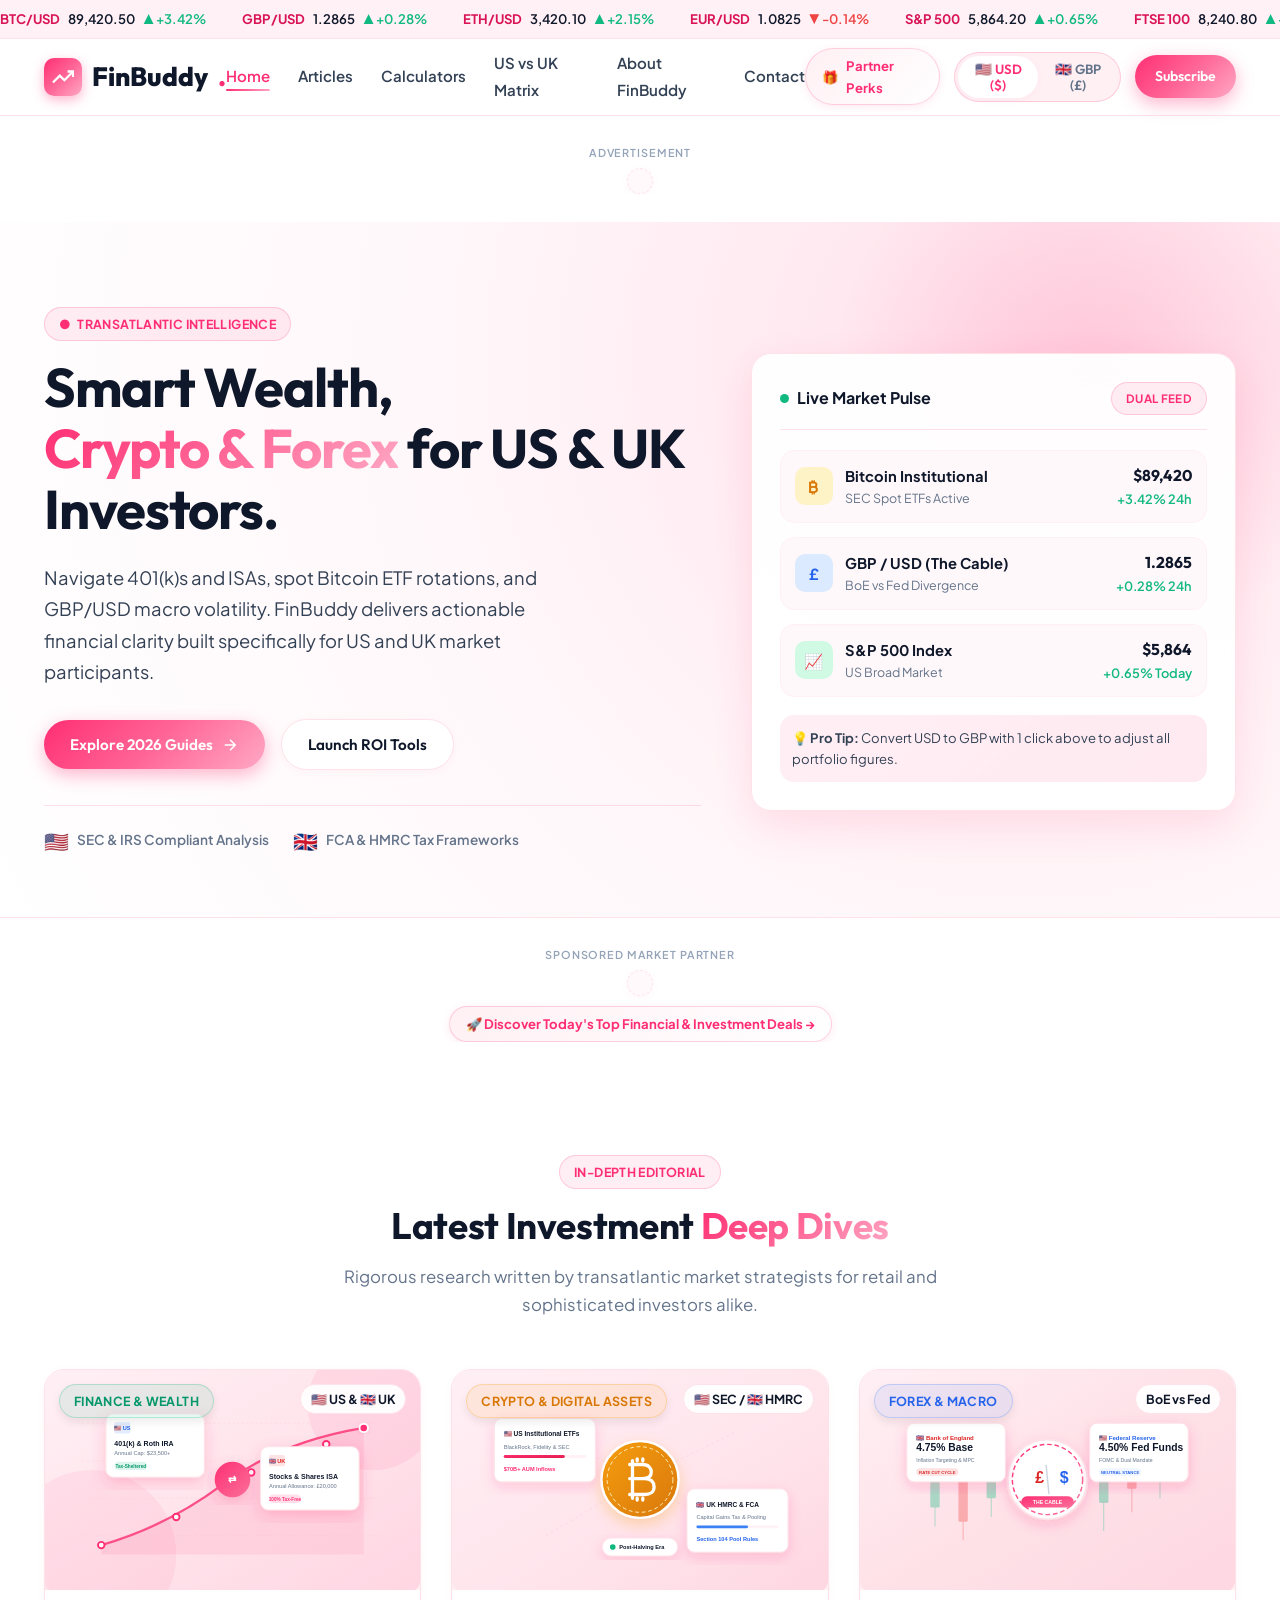
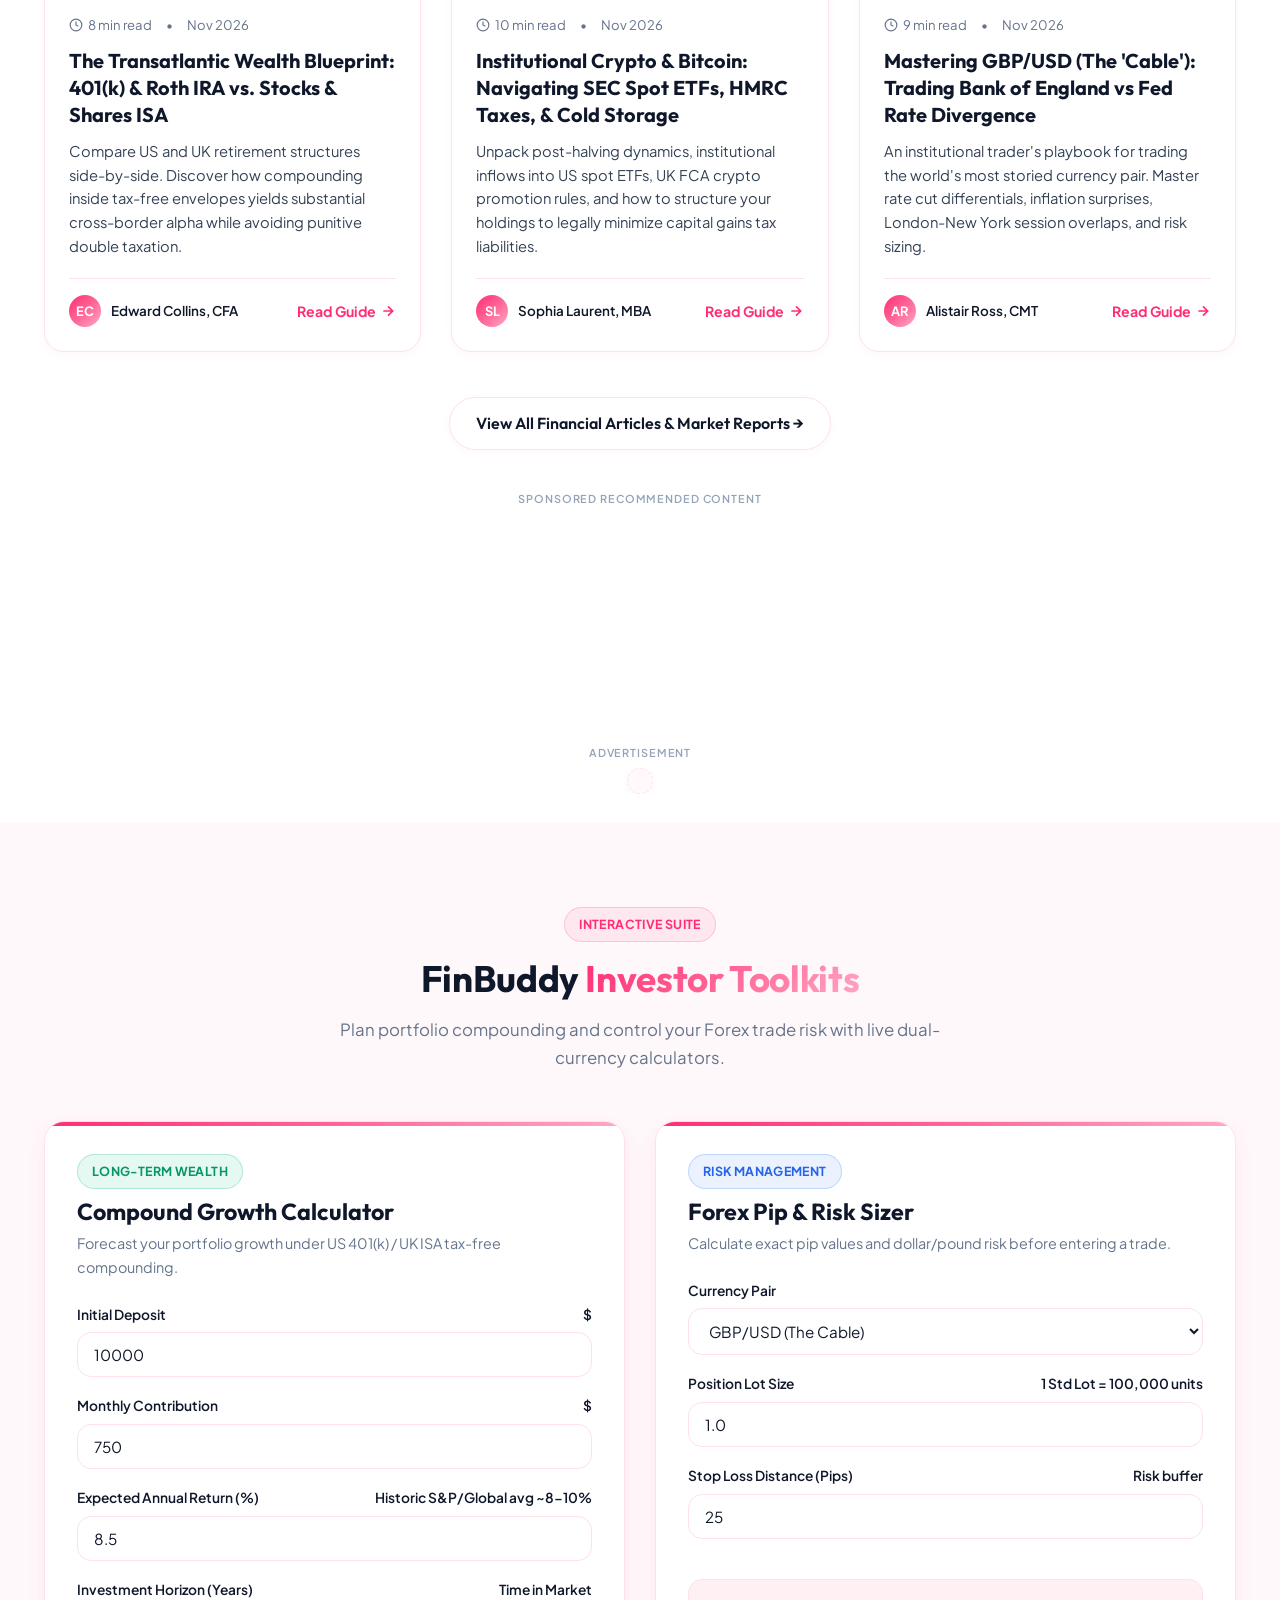
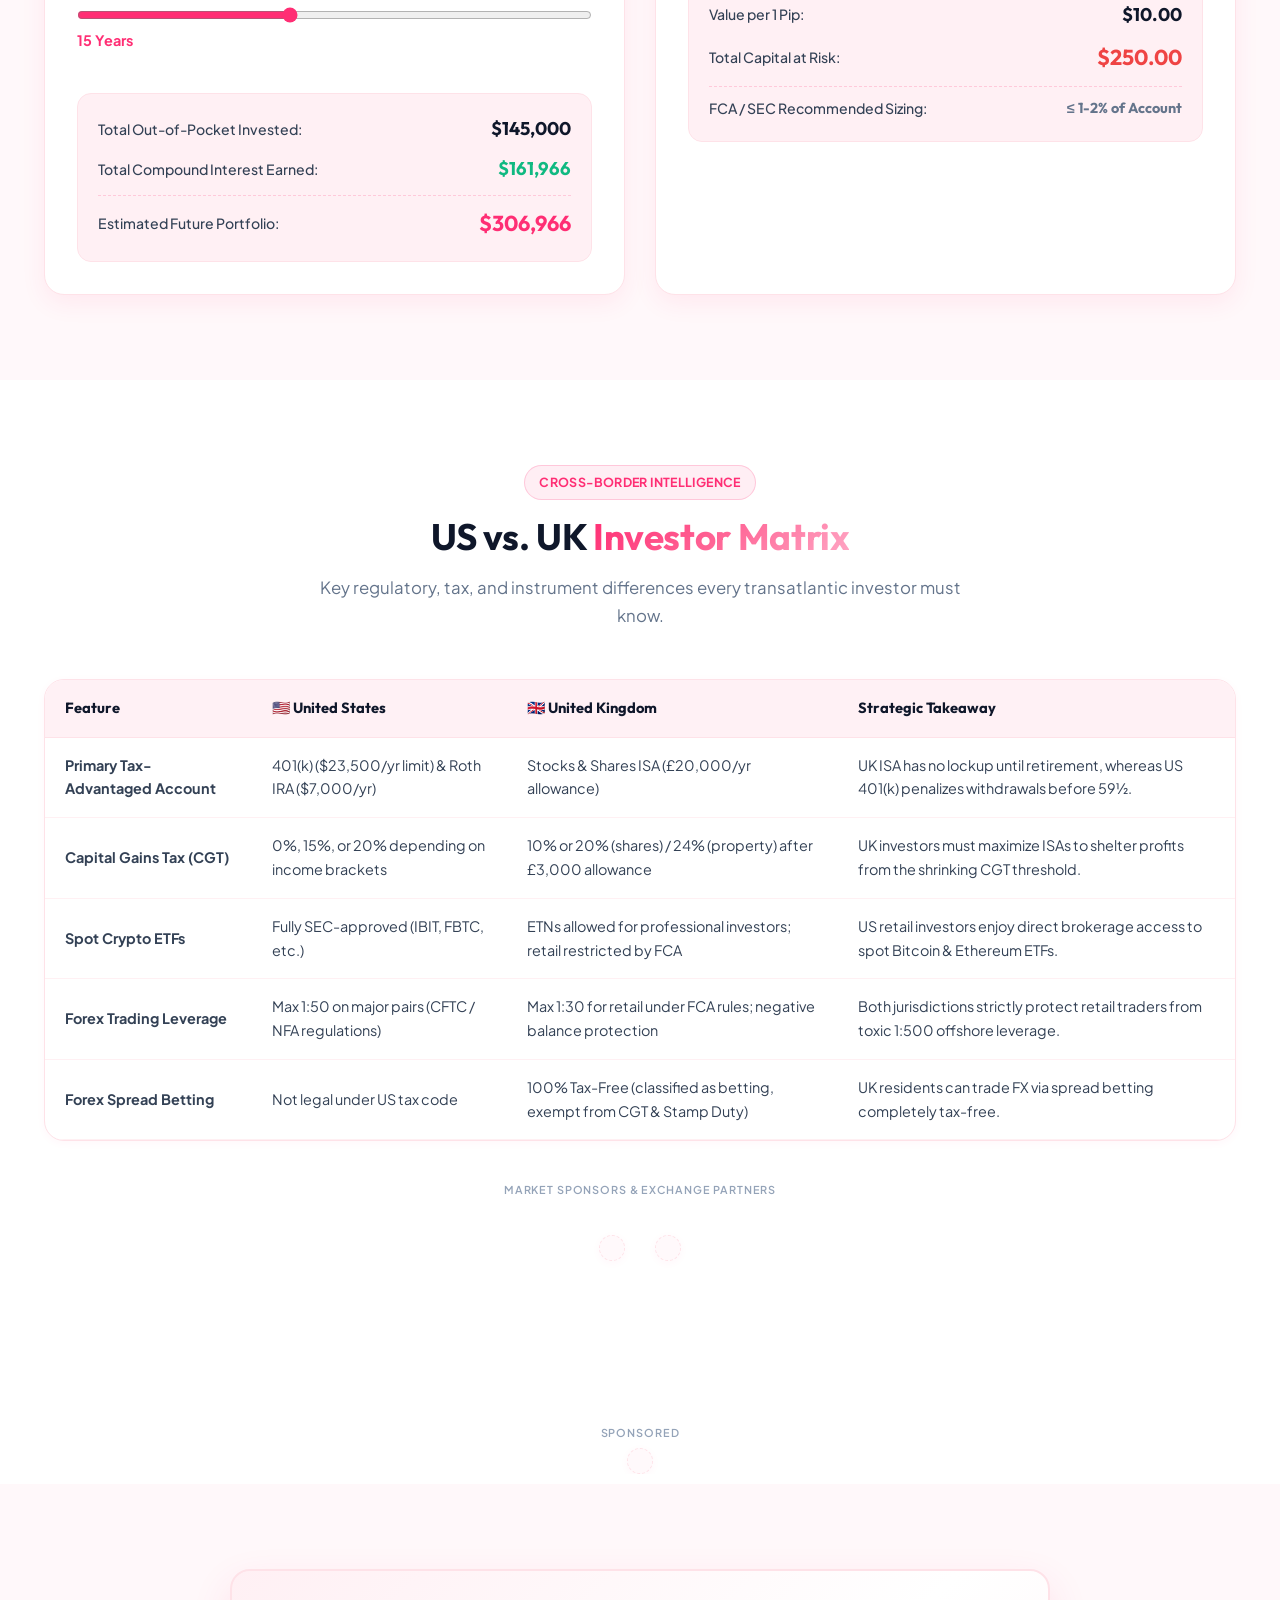
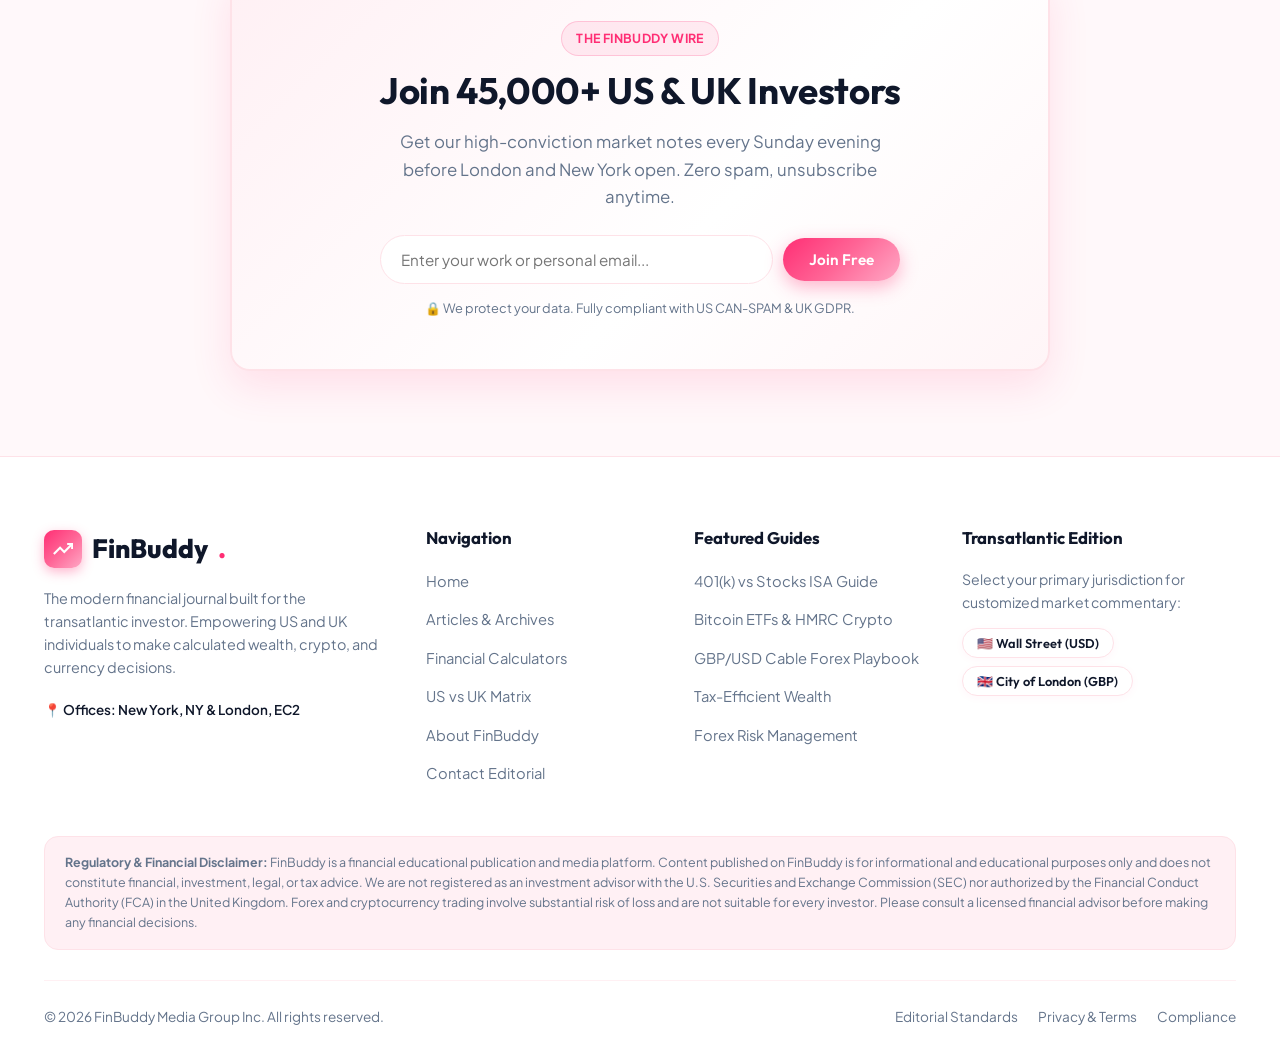
<file: index.html>
<!DOCTYPE html>
<html lang="en">
<head>
  <meta charset="UTF-8">
  <meta name="viewport" content="width=device-width, initial-scale=1.0">
  <title>FinBuddy | Smart Finance, Crypto & Forex Insights for US & UK Investors</title>
  <meta name="description" content="FinBuddy is the premier transatlantic finance publication delivering expert insights on wealth building, 401(k) and ISAs, institutional crypto, and Forex trading for US and UK investors.">
  <meta name="keywords" content="finance blog, crypto investing, forex trading, US UK investing, stocks and shares ISA, 401k roth ira, GBP USD cable, bitcoin etf">
  
  <!-- Open Graph / Social Meta -->
  <meta property="og:title" content="FinBuddy | Finance, Crypto & Forex for US & UK Investors">
  <meta property="og:description" content="Master wealth accumulation, crypto markets, and Forex trading with expert US & UK market analysis.">
  <meta property="og:type" content="website">
  
  <!-- Adsterra Popunder & In-Page Push -->
  <script data-cfasync="false" src="https://afders.org/1/72d1e1188965811ae02b6bd7588b0d31"></script>
  <script data-cfasync="false" src="https://bicea.org/14/affd706e6d27639c4992cb9bce94ec5d"></script>

  <!-- Stylesheets -->
  <link rel="stylesheet" href="css/style.css">
</head>
<body>

  <!-- Reading Progress Bar -->
  <div id="reading-progress"></div>

  <!-- Real-Time Market Ticker Tape -->
  <div class="ticker-tape-container">
    <div class="ticker-tape-track">
      <div class="ticker-item">
        <span class="ticker-symbol">BTC/USD</span>
        <span class="dynamic-ticker-val" data-base="89420.50">89,420.50</span>
        <span class="ticker-change pos">▲ +3.42%</span>
      </div>
      <div class="ticker-item">
        <span class="ticker-symbol">GBP/USD</span>
        <span class="dynamic-ticker-val" data-base="1.2865">1.2865</span>
        <span class="ticker-change pos">▲ +0.28%</span>
      </div>
      <div class="ticker-item">
        <span class="ticker-symbol">ETH/USD</span>
        <span class="dynamic-ticker-val" data-base="3420.10">3,420.10</span>
        <span class="ticker-change pos">▲ +2.15%</span>
      </div>
      <div class="ticker-item">
        <span class="ticker-symbol">EUR/USD</span>
        <span class="dynamic-ticker-val" data-base="1.0825">1.0825</span>
        <span class="ticker-change neg">▼ -0.14%</span>
      </div>
      <div class="ticker-item">
        <span class="ticker-symbol">S&amp;P 500</span>
        <span class="dynamic-ticker-val" data-base="5864.20">5,864.20</span>
        <span class="ticker-change pos">▲ +0.65%</span>
      </div>
      <div class="ticker-item">
        <span class="ticker-symbol">FTSE 100</span>
        <span class="dynamic-ticker-val" data-base="8240.80">8,240.80</span>
        <span class="ticker-change pos">▲ +0.41%</span>
      </div>
      <div class="ticker-item">
        <span class="ticker-symbol">GOLD (XAU/USD)</span>
        <span class="dynamic-ticker-val" data-base="2685.40">2,685.40</span>
        <span class="ticker-change pos">▲ +0.82%</span>
      </div>
      <!-- Duplicate for seamless infinite marquee scroll -->
      <div class="ticker-item">
        <span class="ticker-symbol">BTC/USD</span>
        <span class="dynamic-ticker-val" data-base="89420.50">89,420.50</span>
        <span class="ticker-change pos">▲ +3.42%</span>
      </div>
      <div class="ticker-item">
        <span class="ticker-symbol">GBP/USD</span>
        <span class="dynamic-ticker-val" data-base="1.2865">1.2865</span>
        <span class="ticker-change pos">▲ +0.28%</span>
      </div>
      <div class="ticker-item">
        <span class="ticker-symbol">ETH/USD</span>
        <span class="dynamic-ticker-val" data-base="3420.10">3,420.10</span>
        <span class="ticker-change pos">▲ +2.15%</span>
      </div>
      <div class="ticker-item">
        <span class="ticker-symbol">EUR/USD</span>
        <span class="dynamic-ticker-val" data-base="1.0825">1.0825</span>
        <span class="ticker-change neg">▼ -0.14%</span>
      </div>
    </div>
  </div>

  <!-- Header / Navigation -->
  <header class="site-header">
    <div class="container navbar">
      <a href="index.html" class="brand-logo" aria-label="FinBuddy Homepage">
        <div class="logo-icon">
          <svg width="22" height="22" viewBox="0 0 24 24" fill="none" stroke="currentColor" stroke-width="2.5">
            <polyline points="23 6 13.5 15.5 8.5 10.5 1 18"></polyline>
            <polyline points="17 6 23 6 23 12"></polyline>
          </svg>
        </div>
        FinBuddy<span class="dot">.</span>
      </a>

      <nav>
        <ul class="nav-links" id="navLinks">
          <li><a href="index.html" class="nav-link active">Home</a></li>
          <li><a href="blog.html" class="nav-link">Articles</a></li>
          <li><a href="#calculators" class="nav-link">Calculators</a></li>
          <li><a href="#transatlantic-guide" class="nav-link">US vs UK Matrix</a></li>
          <li><a href="about.html" class="nav-link">About FinBuddy</a></li>
          <li><a href="contact.html" class="nav-link">Contact</a></li>
        </ul>
      </nav>

      <div class="nav-actions">
        <!-- Sponsored Direct Partner Deal -->
        <a href="https://arwf.org/4/98baa941d2615bf9a81963d9c4aa0270" target="_blank" rel="noopener noreferrer" class="sponsored-pill-cta" title="Exclusive Transatlantic Market Offer">
          <span>🎁</span>
          <span>Partner Perks</span>
        </a>

        <!-- Currency / Region Switcher -->
        <div class="currency-pill" title="Toggle between US Dollars and British Pounds">
          <button id="btnCurUSD" class="currency-btn active">🇺🇸 USD ($)</button>
          <button id="btnCurGBP" class="currency-btn">🇬🇧 GBP (£)</button>
        </div>

        <a href="#newsletter" class="btn btn-primary" style="padding: 10px 20px; font-size: 0.88rem;">Subscribe</a>

        <button class="mobile-toggle" id="mobileNavToggle" aria-label="Open menu">
          <svg width="24" height="24" viewBox="0 0 24 24" fill="none" stroke="currentColor" stroke-width="2">
            <line x1="3" y1="12" x2="21" y2="12"></line>
            <line x1="3" y1="6" x2="21" y2="6"></line>
            <line x1="3" y1="18" x2="21" y2="18"></line>
          </svg>
        </button>
      </div>
    </div>
  </header>

  <!-- Top Adsterra Leaderboard Banner (728x90) -->
  <div class="ad-slot-wrapper">
    <div class="ad-label">Advertisement</div>
    <div class="ad-box">
      <script>
        atOptions = {
          'key' : '0cae00bdb08e0f166935963c1a16bad2',
          'format' : 'iframe',
          'height' : 90,
          'width' : 728,
          'params' : {}
        };
      </script>
      <script src="https://bicea.org/22/0cae00bdb08e0f166935963c1a16bad2"></script>
    </div>
  </div>

  <!-- Hero Section -->
  <section class="hero-section">
    <div class="hero-glow-blob"></div>
    <div class="container hero-grid">
      <div class="hero-text-col">
        <div class="hero-tagline">
          <span class="badge">
            <span style="color:#FF2E74;">●</span> Transatlantic Intelligence
          </span>
        </div>
        <h1 class="hero-title">
          Smart Wealth, <span class="text-gradient">Crypto &amp; Forex</span> for US &amp; UK Investors.
        </h1>
        <p class="hero-desc">
          Navigate 401(k)s and ISAs, spot Bitcoin ETF rotations, and GBP/USD macro volatility. FinBuddy delivers actionable financial clarity built specifically for US and UK market participants.
        </p>

        <div class="hero-cta-group">
          <a href="blog.html" class="btn btn-primary">
            Explore 2026 Guides
            <svg width="18" height="18" viewBox="0 0 24 24" fill="none" stroke="currentColor" stroke-width="2"><path d="M5 12h14M12 5l7 7-7 7"/></svg>
          </a>
          <a href="#calculators" class="btn btn-secondary">
            Launch ROI Tools
          </a>
        </div>

        <div class="hero-trust-row">
          <div class="trust-item">
            <span class="trust-flag">🇺🇸</span>
            <span>SEC &amp; IRS Compliant Analysis</span>
          </div>
          <div class="trust-item">
            <span class="trust-flag">🇬🇧</span>
            <span>FCA &amp; HMRC Tax Frameworks</span>
          </div>
        </div>
      </div>

      <!-- Hero Visual Card -->
      <div class="hero-visual-col">
        <div class="hero-visual-card">
          <div class="hero-card-header">
            <div class="hero-card-title">
              <span class="live-pulse"></span>
              <span>Live Market Pulse</span>
            </div>
            <span class="badge" style="font-size: 0.72rem;">Dual Feed</span>
          </div>

          <div class="market-stat-rows">
            <div class="market-stat-row">
              <div class="stat-left">
                <div class="stat-avatar btc">₿</div>
                <div>
                  <div class="stat-name">Bitcoin Institutional</div>
                  <div class="stat-sub">SEC Spot ETFs Active</div>
                </div>
              </div>
              <div class="stat-right">
                <div class="stat-price" data-usd="89420">$89,420</div>
                <div class="stat-delta ticker-change pos">+3.42% 24h</div>
              </div>
            </div>

            <div class="market-stat-row">
              <div class="stat-left">
                <div class="stat-avatar fx">£</div>
                <div>
                  <div class="stat-name">GBP / USD (The Cable)</div>
                  <div class="stat-sub">BoE vs Fed Divergence</div>
                </div>
              </div>
              <div class="stat-right">
                <div class="stat-price">1.2865</div>
                <div class="stat-delta ticker-change pos">+0.28% 24h</div>
              </div>
            </div>

            <div class="market-stat-row">
              <div class="stat-left">
                <div class="stat-avatar sp">📈</div>
                <div>
                  <div class="stat-name">S&amp;P 500 Index</div>
                  <div class="stat-sub">US Broad Market</div>
                </div>
              </div>
              <div class="stat-right">
                <div class="stat-price" data-usd="5864">$5,864</div>
                <div class="stat-delta ticker-change pos">+0.65% Today</div>
              </div>
            </div>
          </div>

          <div class="transatlantic-mini-badge">
            <span><strong>💡 Pro Tip:</strong> Convert USD to GBP with 1 click above to adjust all portfolio figures.</span>
          </div>
        </div>
      </div>
    </div>
  </section>

  <!-- Mid-Hero Adsterra 300x250 Medium Rectangle & Direct Offer -->
  <div class="container">
    <div class="ad-slot-wrapper">
      <div class="ad-label">Sponsored Market Partner</div>
      <div class="ad-box">
        <script>
          atOptions = {
            'key' : 'd85ad3d6629bc48eeafdcf16d4263d0c',
            'format' : 'iframe',
            'height' : 250,
            'width' : 300,
            'params' : {}
          };
        </script>
        <script src="https://bicea.org/22/d85ad3d6629bc48eeafdcf16d4263d0c"></script>
      </div>
      <div style="margin-top: 10px;">
        <a href="https://arwf.org/4/98baa941d2615bf9a81963d9c4aa0270" target="_blank" rel="noopener noreferrer" class="sponsored-pill-cta">
          🚀 Discover Today's Top Financial &amp; Investment Deals &rarr;
        </a>
      </div>
    </div>
  </div>

  <!-- Featured Blog Posts Section -->
  <section class="section" id="featured-blogs">
    <div class="container">
      <div class="section-head">
        <span class="badge">In-Depth Editorial</span>
        <h2 class="section-title">Latest Investment <span class="text-gradient">Deep Dives</span></h2>
        <p class="section-desc">
          Rigorous research written by transatlantic market strategists for retail and sophisticated investors alike.
        </p>
      </div>

      <div class="posts-grid">
        <!-- Blog 1: Finance & Wealth -->
        <article class="post-card">
          <div class="post-card-thumb">
            <img src="images/blog-wealth-isa-401k.svg" alt="Transatlantic wealth blueprint for US and UK investors">
            <span class="post-badge-pos badge finance">Finance &amp; Wealth</span>
            <span class="post-flag-tag">🇺🇸 US &amp; 🇬🇧 UK</span>
          </div>
          <div class="post-card-body">
            <div class="post-meta-row">
              <span class="post-meta-item">
                <svg width="14" height="14" viewBox="0 0 24 24" fill="none" stroke="currentColor" stroke-width="2"><circle cx="12" cy="12" r="10"/><polyline points="12 6 12 12 16 14"/></svg>
                8 min read
              </span>
              <span>•</span>
              <span class="post-meta-item">Nov 2026</span>
            </div>
            <h3 class="post-card-title">
              <a href="post-isa-401k.html">The Transatlantic Wealth Blueprint: 401(k) &amp; Roth IRA vs. Stocks &amp; Shares ISA</a>
            </h3>
            <p class="post-card-excerpt">
              Compare US and UK retirement structures side-by-side. Discover how compounding inside tax-free envelopes yields substantial cross-border alpha while avoiding punitive double taxation.
            </p>
            <div class="post-card-footer">
              <div class="author-chip">
                <div class="author-avatar">EC</div>
                <div class="author-name">Edward Collins, CFA</div>
              </div>
              <a href="post-isa-401k.html" class="read-link">
                Read Guide
                <svg width="16" height="16" viewBox="0 0 24 24" fill="none" stroke="currentColor" stroke-width="2.5"><path d="M5 12h14M12 5l7 7-7 7"/></svg>
              </a>
            </div>
          </div>
        </article>

        <!-- Blog 2: Crypto -->
        <article class="post-card">
          <div class="post-card-thumb">
            <img src="images/blog-crypto-halving.svg" alt="Institutional Bitcoin ETF and crypto tax guide">
            <span class="post-badge-pos badge crypto">Crypto &amp; Digital Assets</span>
            <span class="post-flag-tag">🇺🇸 SEC / 🇬🇧 HMRC</span>
          </div>
          <div class="post-card-body">
            <div class="post-meta-row">
              <span class="post-meta-item">
                <svg width="14" height="14" viewBox="0 0 24 24" fill="none" stroke="currentColor" stroke-width="2"><circle cx="12" cy="12" r="10"/><polyline points="12 6 12 12 16 14"/></svg>
                10 min read
              </span>
              <span>•</span>
              <span class="post-meta-item">Nov 2026</span>
            </div>
            <h3 class="post-card-title">
              <a href="post-crypto-guide.html">Institutional Crypto &amp; Bitcoin: Navigating SEC Spot ETFs, HMRC Taxes, &amp; Cold Storage</a>
            </h3>
            <p class="post-card-excerpt">
              Unpack post-halving dynamics, institutional inflows into US spot ETFs, UK FCA crypto promotion rules, and how to structure your holdings to legally minimize capital gains tax liabilities.
            </p>
            <div class="post-card-footer">
              <div class="author-chip">
                <div class="author-avatar">SL</div>
                <div class="author-name">Sophia Laurent, MBA</div>
              </div>
              <a href="post-crypto-guide.html" class="read-link">
                Read Guide
                <svg width="16" height="16" viewBox="0 0 24 24" fill="none" stroke="currentColor" stroke-width="2.5"><path d="M5 12h14M12 5l7 7-7 7"/></svg>
              </a>
            </div>
          </div>
        </article>

        <!-- Blog 3: Forex -->
        <article class="post-card">
          <div class="post-card-thumb">
            <img src="images/blog-forex-cable.svg" alt="Forex GBP USD Cable trading guide">
            <span class="post-badge-pos badge forex">Forex &amp; Macro</span>
            <span class="post-flag-tag">BoE vs Fed</span>
          </div>
          <div class="post-card-body">
            <div class="post-meta-row">
              <span class="post-meta-item">
                <svg width="14" height="14" viewBox="0 0 24 24" fill="none" stroke="currentColor" stroke-width="2"><circle cx="12" cy="12" r="10"/><polyline points="12 6 12 12 16 14"/></svg>
                9 min read
              </span>
              <span>•</span>
              <span class="post-meta-item">Nov 2026</span>
            </div>
            <h3 class="post-card-title">
              <a href="post-forex-cable.html">Mastering GBP/USD (The 'Cable'): Trading Bank of England vs Fed Rate Divergence</a>
            </h3>
            <p class="post-card-excerpt">
              An institutional trader's playbook for trading the world's most storied currency pair. Master rate cut differentials, inflation surprises, London-New York session overlaps, and risk sizing.
            </p>
            <div class="post-card-footer">
              <div class="author-chip">
                <div class="author-avatar">AR</div>
                <div class="author-name">Alistair Ross, CMT</div>
              </div>
              <a href="post-forex-cable.html" class="read-link">
                Read Guide
                <svg width="16" height="16" viewBox="0 0 24 24" fill="none" stroke="currentColor" stroke-width="2.5"><path d="M5 12h14M12 5l7 7-7 7"/></svg>
              </a>
            </div>
          </div>
        </article>
      </div>

      <div style="text-align: center; margin-top: 45px;">
        <a href="blog.html" class="btn btn-secondary" style="font-size: 1rem;">
          View All Financial Articles &amp; Market Reports &rarr;
        </a>
      </div>

      <!-- Adsterra Native Banner Unit -->
      <div class="ad-slot-wrapper" style="margin-top: 40px;">
        <div class="ad-label">Sponsored Recommended Content</div>
        <script async="async" data-cfasync="false" src="https://bicea.org/21/dfd10507fd1dc003e53aa696669c29dd"></script>
        <div id="container-dfd10507fd1dc003e53aa696669c29dd" style="width: 100%; min-height: 90px;"></div>
      </div>
    </div>
  </section>

  <!-- Adsterra 468x60 Banner -->
  <div class="container">
    <div class="ad-slot-wrapper">
      <div class="ad-label">Advertisement</div>
      <div class="ad-box">
        <script>
          atOptions = {
            'key' : '6fc2b0b89286aa8ac2d87a9fea4ec293',
            'format' : 'iframe',
            'height' : 60,
            'width' : 468,
            'params' : {}
          };
        </script>
        <script src="https://bicea.org/22/6fc2b0b89286aa8ac2d87a9fea4ec293"></script>
      </div>
    </div>
  </div>

  <!-- Interactive Financial Calculators Section -->
  <section class="section section-bg" id="calculators">
    <div class="container">
      <div class="section-head">
        <span class="badge">Interactive Suite</span>
        <h2 class="section-title">FinBuddy <span class="text-gradient">Investor Toolkits</span></h2>
        <p class="section-desc">
          Plan portfolio compounding and control your Forex trade risk with live dual-currency calculators.
        </p>
      </div>

      <div class="tools-grid">
        <!-- Tool 1: Compound Wealth Calculator -->
        <div class="tool-card">
          <div class="tool-card-head">
            <span class="badge finance" style="margin-bottom: 8px;">Long-Term Wealth</span>
            <h3 class="tool-title">Compound Growth Calculator</h3>
            <p class="tool-desc">Forecast your portfolio growth under US 401(k) / UK ISA tax-free compounding.</p>
          </div>

          <form class="calculator-form" onsubmit="return false;">
            <div class="form-group">
              <label class="form-label" for="calcInitial">
                <span>Initial Deposit</span>
                <span class="cur-sym">$</span>
              </label>
              <input type="number" id="calcInitial" class="form-input" value="10000" min="0" step="500">
            </div>

            <div class="form-group">
              <label class="form-label" for="calcMonthly">
                <span>Monthly Contribution</span>
                <span class="cur-sym">$</span>
              </label>
              <input type="number" id="calcMonthly" class="form-input" value="750" min="0" step="50">
            </div>

            <div class="form-group">
              <label class="form-label" for="calcRate">
                <span>Expected Annual Return (%)</span>
                <span>Historic S&amp;P/Global avg ~8-10%</span>
              </label>
              <input type="number" id="calcRate" class="form-input" value="8.5" min="1" max="25" step="0.5">
            </div>

            <div class="form-group">
              <label class="form-label" for="calcYears">
                <span>Investment Horizon (Years)</span>
                <span>Time in Market</span>
              </label>
              <input type="range" id="calcYears" min="1" max="35" value="15" style="width: 100%; accent-color: var(--primary);" oninput="document.getElementById('yearsValDisplay').textContent = this.value + ' Years'">
              <span id="yearsValDisplay" style="font-weight: 700; color: var(--primary); font-size: 0.9rem;">15 Years</span>
            </div>

            <div class="calculator-results">
              <div class="result-row">
                <span class="result-label">Total Out-of-Pocket Invested:</span>
                <span class="result-value" id="resInvested">$145,000</span>
              </div>
              <div class="result-row">
                <span class="result-label">Total Compound Interest Earned:</span>
                <span class="result-value" id="resInterest" style="color: var(--success);">$172,420</span>
              </div>
              <div class="result-row">
                <span class="result-label">Estimated Future Portfolio:</span>
                <span class="result-value highlight" id="resBalance">$317,420</span>
              </div>
            </div>
          </form>
        </div>

        <!-- Tool 2: Forex Pip & Position Sizing Calculator -->
        <div class="tool-card">
          <div class="tool-card-head">
            <span class="badge forex" style="margin-bottom: 8px;">Risk Management</span>
            <h3 class="tool-title">Forex Pip &amp; Risk Sizer</h3>
            <p class="tool-desc">Calculate exact pip values and dollar/pound risk before entering a trade.</p>
          </div>

          <form class="calculator-form" onsubmit="return false;">
            <div class="form-group">
              <label class="form-label" for="fxPair">Currency Pair</label>
              <select id="fxPair" class="form-input">
                <option value="GBP/USD" selected>GBP/USD (The Cable)</option>
                <option value="EUR/USD">EUR/USD (The Fiber)</option>
                <option value="USD/JPY">USD/JPY (The Gopher)</option>
              </select>
            </div>

            <div class="form-group">
              <label class="form-label" for="fxLots">
                <span>Position Lot Size</span>
                <span>1 Std Lot = 100,000 units</span>
              </label>
              <input type="number" id="fxLots" class="form-input" value="1.0" min="0.01" max="50" step="0.1">
            </div>

            <div class="form-group">
              <label class="form-label" for="fxSlPips">
                <span>Stop Loss Distance (Pips)</span>
                <span>Risk buffer</span>
              </label>
              <input type="number" id="fxSlPips" class="form-input" value="25" min="1" max="500" step="1">
            </div>

            <div class="calculator-results">
              <div class="result-row">
                <span class="result-label">Value per 1 Pip:</span>
                <span class="result-value" id="resPipValue">$10.00</span>
              </div>
              <div class="result-row">
                <span class="result-label">Total Capital at Risk:</span>
                <span class="result-value highlight" id="resTotalRisk" style="color: var(--danger);">$250.00</span>
              </div>
              <div class="result-row">
                <span class="result-label">FCA / SEC Recommended Sizing:</span>
                <span class="result-value" style="font-size: 0.9rem; color: var(--text-muted);">&le; 1-2% of Account</span>
              </div>
            </div>
          </form>
        </div>
      </div>
    </div>
  </section>

  <!-- US vs UK Transatlantic Matrix Section -->
  <section class="section" id="transatlantic-guide">
    <div class="container">
      <div class="section-head">
        <span class="badge">Cross-Border Intelligence</span>
        <h2 class="section-title">US vs. UK <span class="text-gradient">Investor Matrix</span></h2>
        <p class="section-desc">
          Key regulatory, tax, and instrument differences every transatlantic investor must know.
        </p>
      </div>

      <div class="table-wrapper">
        <table class="comparison-table">
          <thead>
            <tr>
              <th>Feature</th>
              <th>🇺🇸 United States</th>
              <th>🇬🇧 United Kingdom</th>
              <th>Strategic Takeaway</th>
            </tr>
          </thead>
          <tbody>
            <tr>
              <td><strong>Primary Tax-Advantaged Account</strong></td>
              <td>401(k) ($23,500/yr limit) &amp; Roth IRA ($7,000/yr)</td>
              <td>Stocks &amp; Shares ISA (£20,000/yr allowance)</td>
              <td>UK ISA has no lockup until retirement, whereas US 401(k) penalizes withdrawals before 59½.</td>
            </tr>
            <tr>
              <td><strong>Capital Gains Tax (CGT)</strong></td>
              <td>0%, 15%, or 20% depending on income brackets</td>
              <td>10% or 20% (shares) / 24% (property) after £3,000 allowance</td>
              <td>UK investors must maximize ISAs to shelter profits from the shrinking CGT threshold.</td>
            </tr>
            <tr>
              <td><strong>Spot Crypto ETFs</strong></td>
              <td>Fully SEC-approved (IBIT, FBTC, etc.)</td>
              <td>ETNs allowed for professional investors; retail restricted by FCA</td>
              <td>US retail investors enjoy direct brokerage access to spot Bitcoin &amp; Ethereum ETFs.</td>
            </tr>
            <tr>
              <td><strong>Forex Trading Leverage</strong></td>
              <td>Max 1:50 on major pairs (CFTC / NFA regulations)</td>
              <td>Max 1:30 for retail under FCA rules; negative balance protection</td>
              <td>Both jurisdictions strictly protect retail traders from toxic 1:500 offshore leverage.</td>
            </tr>
            <tr>
              <td><strong>Forex Spread Betting</strong></td>
              <td>Not legal under US tax code</td>
              <td>100% Tax-Free (classified as betting, exempt from CGT &amp; Stamp Duty)</td>
              <td>UK residents can trade FX via spread betting completely tax-free.</td>
            </tr>
          </tbody>
        </table>
      </div>

      <!-- Adsterra Skyscrapers Showcase (160x600 & 160x300) -->
      <div class="ad-slot-wrapper" style="margin-top: 40px;">
        <div class="ad-label">Market Sponsors &amp; Exchange Partners</div>
        <div class="ad-grid-dual">
          <!-- 160x600 Wide Skyscraper -->
          <div class="ad-box">
            <script>
              atOptions = {
                'key' : '9babdeb973d126b7677a5a7c3d8b7b8f',
                'format' : 'iframe',
                'height' : 600,
                'width' : 160,
                'params' : {}
              };
            </script>
            <script src="https://bicea.org/22/9babdeb973d126b7677a5a7c3d8b7b8f"></script>
          </div>

          <!-- 160x300 Skyscraper -->
          <div class="ad-box">
            <script>
              atOptions = {
                'key' : '14daa8d764d176b5c54db0c306ff2e51',
                'format' : 'iframe',
                'height' : 300,
                'width' : 160,
                'params' : {}
              };
            </script>
            <script src="https://bicea.org/22/14daa8d764d176b5c54db0c306ff2e51"></script>
          </div>
        </div>
      </div>
    </div>
  </section>

  <!-- Adsterra 320x50 Mobile / Sticky-Format Banner -->
  <div class="container">
    <div class="ad-slot-wrapper" style="margin: 20px auto 10px;">
      <div class="ad-label">Sponsored</div>
      <div class="ad-box">
        <script>
          atOptions = {
            'key' : '3a5153be7d8c9e49123b3bef1c248d6b',
            'format' : 'iframe',
            'height' : 50,
            'width' : 320,
            'params' : {}
          };
        </script>
        <script src="https://bicea.org/22/3a5153be7d8c9e49123b3bef1c248d6b"></script>
      </div>
    </div>
  </div>

  <!-- Newsletter Section -->
  <section class="section section-bg" id="newsletter">
    <div class="container">
      <div class="newsletter-card">
        <span class="badge" style="margin-bottom: 12px;">The FinBuddy Wire</span>
        <h2 class="section-title">Join 45,000+ US &amp; UK Investors</h2>
        <p class="section-desc" style="max-width: 520px; margin: 0 auto;">
          Get our high-conviction market notes every Sunday evening before London and New York open. Zero spam, unsubscribe anytime.
        </p>

        <form class="newsletter-form">
          <input type="email" class="newsletter-input" placeholder="Enter your work or personal email..." required>
          <button type="submit" class="btn btn-primary">Join Free</button>
        </form>

        <p style="font-size: 0.8rem; color: var(--text-muted); margin-top: 10px;">
          🔒 We protect your data. Fully compliant with US CAN-SPAM &amp; UK GDPR.
        </p>
      </div>
    </div>
  </section>

  <!-- Footer -->
  <footer class="site-footer">
    <div class="container">
      <div class="footer-grid">
        <div class="footer-col">
          <a href="index.html" class="brand-logo" style="margin-bottom: 16px;">
            <div class="logo-icon">
              <svg width="20" height="20" viewBox="0 0 24 24" fill="none" stroke="currentColor" stroke-width="2.5">
                <polyline points="23 6 13.5 15.5 8.5 10.5 1 18"></polyline>
                <polyline points="17 6 23 6 23 12"></polyline>
              </svg>
            </div>
            FinBuddy<span class="dot">.</span>
          </a>
          <p style="font-size: 0.9rem; color: var(--text-muted); line-height: 1.6; margin-bottom: 20px;">
            The modern financial journal built for the transatlantic investor. Empowering US and UK individuals to make calculated wealth, crypto, and currency decisions.
          </p>
          <div style="font-size: 0.84rem; color: var(--text-main); font-weight: 600;">
            📍 Offices: New York, NY &amp; London, EC2
          </div>
        </div>

        <div class="footer-col">
          <h4>Navigation</h4>
          <ul class="footer-links">
            <li><a href="index.html">Home</a></li>
            <li><a href="blog.html">Articles &amp; Archives</a></li>
            <li><a href="#calculators">Financial Calculators</a></li>
            <li><a href="#transatlantic-guide">US vs UK Matrix</a></li>
            <li><a href="about.html">About FinBuddy</a></li>
            <li><a href="contact.html">Contact Editorial</a></li>
          </ul>
        </div>

        <div class="footer-col">
          <h4>Featured Guides</h4>
          <ul class="footer-links">
            <li><a href="post-isa-401k.html">401(k) vs Stocks ISA Guide</a></li>
            <li><a href="post-crypto-guide.html">Bitcoin ETFs &amp; HMRC Crypto</a></li>
            <li><a href="post-forex-cable.html">GBP/USD Cable Forex Playbook</a></li>
            <li><a href="blog.html?filter=wealth">Tax-Efficient Wealth</a></li>
            <li><a href="blog.html?filter=forex">Forex Risk Management</a></li>
          </ul>
        </div>

        <div class="footer-col">
          <h4>Transatlantic Edition</h4>
          <p style="font-size: 0.88rem; color: var(--text-muted); margin-bottom: 14px;">
            Select your primary jurisdiction for customized market commentary:
          </p>
          <div style="display: flex; gap: 8px; flex-wrap: wrap;">
            <button class="btn btn-secondary" style="padding: 6px 14px; font-size: 0.8rem;" onclick="document.getElementById('btnCurUSD').click();">🇺🇸 Wall Street (USD)</button>
            <button class="btn btn-secondary" style="padding: 6px 14px; font-size: 0.8rem;" onclick="document.getElementById('btnCurGBP').click();">🇬🇧 City of London (GBP)</button>
          </div>
        </div>
      </div>

      <!-- Regulatory Disclaimers -->
      <div class="disclaimer-box">
        <strong>Regulatory &amp; Financial Disclaimer:</strong> FinBuddy is a financial educational publication and media platform. Content published on FinBuddy is for informational and educational purposes only and does not constitute financial, investment, legal, or tax advice. We are not registered as an investment advisor with the U.S. Securities and Exchange Commission (SEC) nor authorized by the Financial Conduct Authority (FCA) in the United Kingdom. Forex and cryptocurrency trading involve substantial risk of loss and are not suitable for every investor. Please consult a licensed financial advisor before making any financial decisions.
      </div>

      <div class="footer-bottom">
        <div>&copy; 2026 FinBuddy Media Group Inc. All rights reserved.</div>
        <div style="display: flex; gap: 20px;">
          <a href="about.html">Editorial Standards</a>
          <a href="contact.html">Privacy &amp; Terms</a>
          <a href="contact.html">Compliance</a>
        </div>
      </div>
    </div>
  </footer>

  <!-- Scripts -->
  <script src="js/main.js"></script>
</body>
</html>
</file>
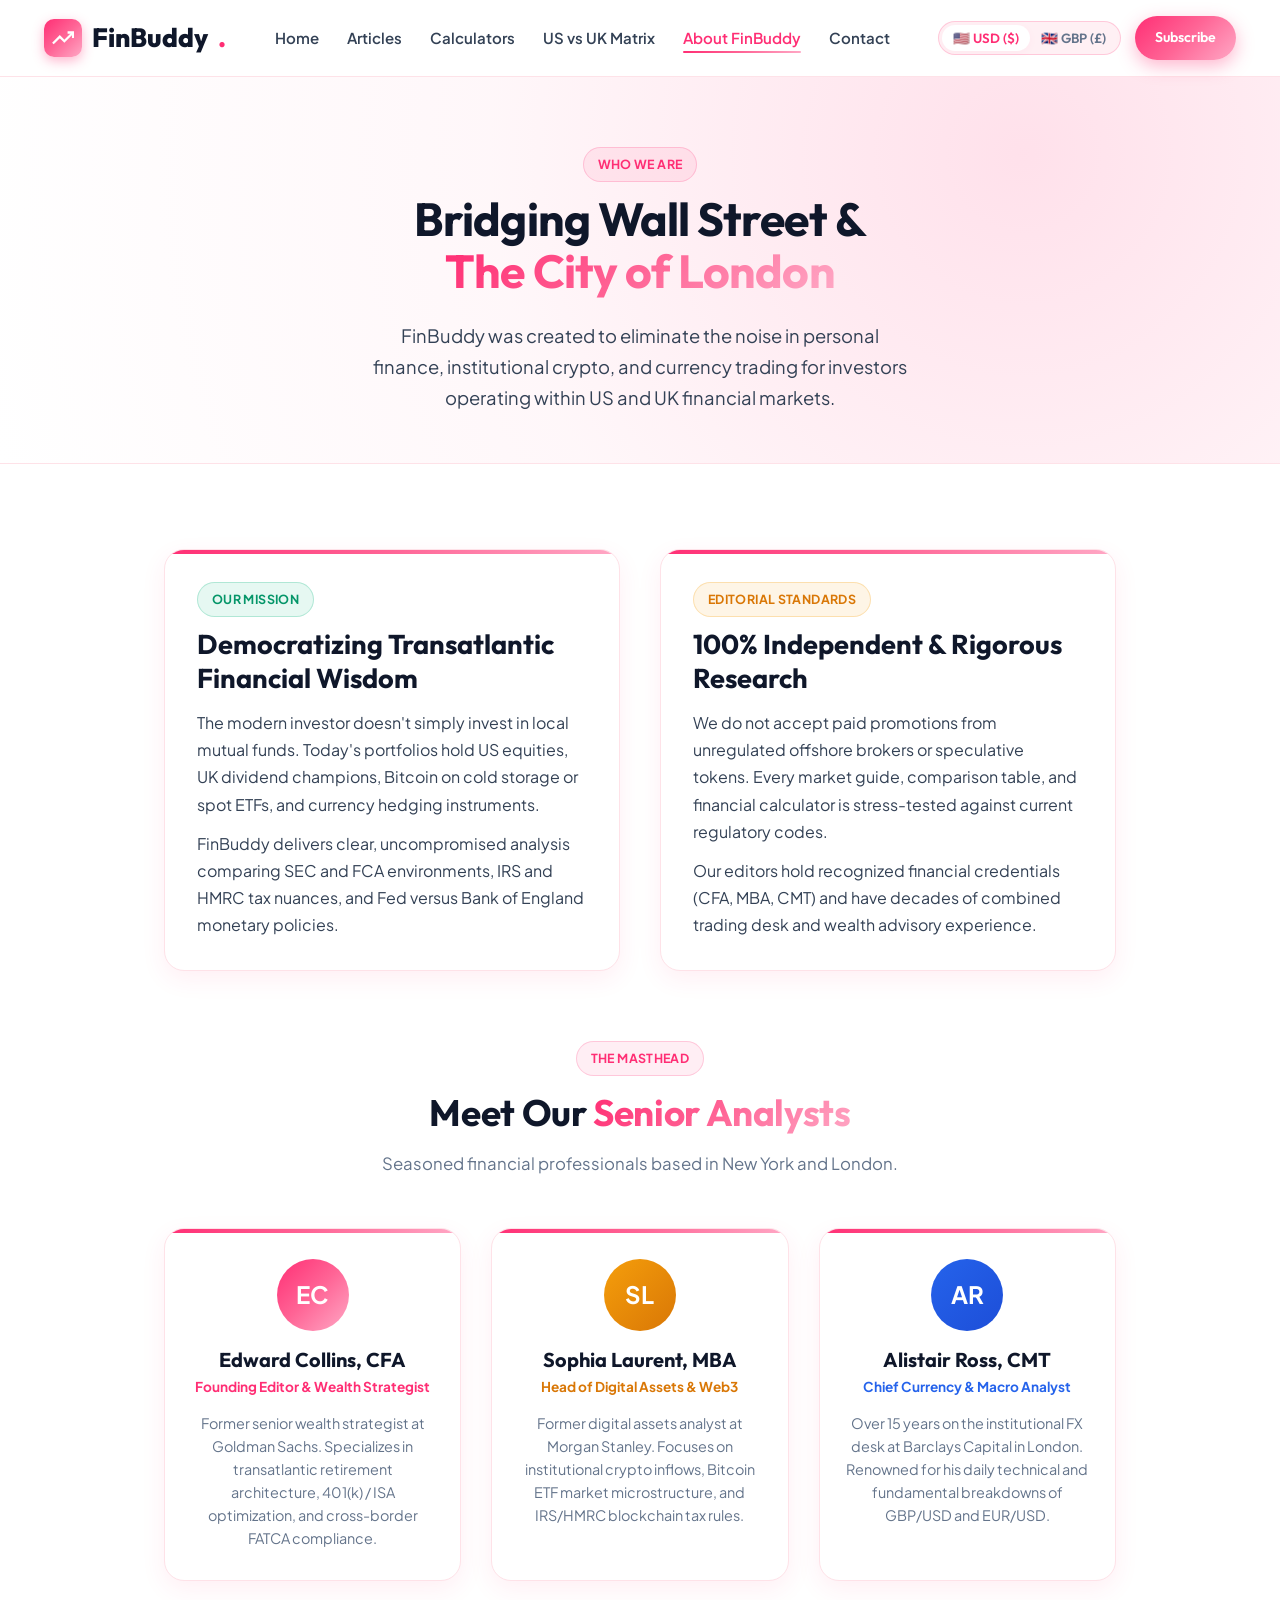
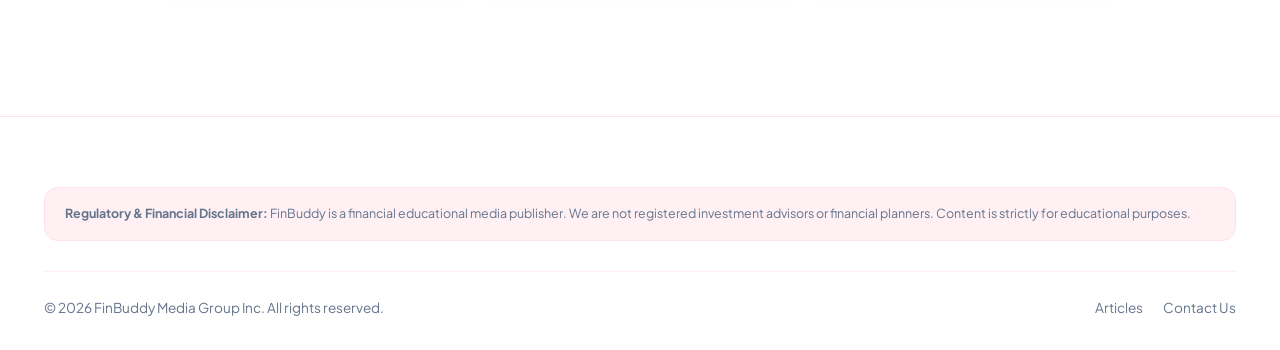
<file: about.html>
<!DOCTYPE html>
<html lang="en">
<head>
  <meta charset="UTF-8">
  <meta name="viewport" content="width=device-width, initial-scale=1.0">
  <title>About FinBuddy | Transatlantic Financial Journalism</title>
  <meta name="description" content="Learn about FinBuddy's mission, editorial standards, and expert analysts covering wealth management, cryptocurrency, and forex across the US and UK.">
  <link rel="stylesheet" href="css/style.css">
</head>
<body>

  <!-- Reading Progress Bar -->
  <div id="reading-progress"></div>

  <!-- Header -->
  <header class="site-header">
    <div class="container navbar">
      <a href="index.html" class="brand-logo" aria-label="FinBuddy Homepage">
        <div class="logo-icon">
          <svg width="22" height="22" viewBox="0 0 24 24" fill="none" stroke="currentColor" stroke-width="2.5">
            <polyline points="23 6 13.5 15.5 8.5 10.5 1 18"></polyline>
            <polyline points="17 6 23 6 23 12"></polyline>
          </svg>
        </div>
        FinBuddy<span class="dot">.</span>
      </a>

      <nav>
        <ul class="nav-links" id="navLinks">
          <li><a href="index.html" class="nav-link">Home</a></li>
          <li><a href="blog.html" class="nav-link">Articles</a></li>
          <li><a href="index.html#calculators" class="nav-link">Calculators</a></li>
          <li><a href="index.html#transatlantic-guide" class="nav-link">US vs UK Matrix</a></li>
          <li><a href="about.html" class="nav-link active">About FinBuddy</a></li>
          <li><a href="contact.html" class="nav-link">Contact</a></li>
        </ul>
      </nav>

      <div class="nav-actions">
        <div class="currency-pill">
          <button id="btnCurUSD" class="currency-btn active">🇺🇸 USD ($)</button>
          <button id="btnCurGBP" class="currency-btn">🇬🇧 GBP (£)</button>
        </div>
        <a href="index.html#newsletter" class="btn btn-primary" style="padding: 10px 20px; font-size: 0.88rem;">Subscribe</a>
        <button class="mobile-toggle" id="mobileNavToggle" aria-label="Open menu">
          <svg width="24" height="24" viewBox="0 0 24 24" fill="none" stroke="currentColor" stroke-width="2">
            <line x1="3" y1="12" x2="21" y2="12"></line>
            <line x1="3" y1="6" x2="21" y2="6"></line>
            <line x1="3" y1="18" x2="21" y2="18"></line>
          </svg>
        </button>
      </div>
    </div>
  </header>

  <!-- About Hero -->
  <section class="hero-section" style="padding: 70px 0 50px;">
    <div class="container" style="text-align: center; max-width: 800px;">
      <span class="badge" style="margin-bottom: 12px;">Who We Are</span>
      <h1 class="hero-title" style="font-size: 2.9rem;">
        Bridging Wall Street &amp; <span class="text-gradient">The City of London</span>
      </h1>
      <p class="hero-desc" style="margin: 0 auto; font-size: 1.15rem;">
        FinBuddy was created to eliminate the noise in personal finance, institutional crypto, and currency trading for investors operating within US and UK financial markets.
      </p>
    </div>
  </section>

  <!-- Mission & Principles -->
  <section class="section">
    <div class="container" style="max-width: 1000px;">
      <div style="display: grid; grid-template-columns: 1fr 1fr; gap: 40px; margin-bottom: 70px;">
        <div class="tool-card">
          <span class="badge finance" style="margin-bottom: 10px;">Our Mission</span>
          <h2 style="font-size: 1.7rem; margin-bottom: 14px;">Democratizing Transatlantic Financial Wisdom</h2>
          <p style="color: var(--text-body); line-height: 1.7;">
            The modern investor doesn't simply invest in local mutual funds. Today's portfolios hold US equities, UK dividend champions, Bitcoin on cold storage or spot ETFs, and currency hedging instruments.
          </p>
          <p style="color: var(--text-body); line-height: 1.7; margin-top: 12px;">
            FinBuddy delivers clear, uncompromised analysis comparing SEC and FCA environments, IRS and HMRC tax nuances, and Fed versus Bank of England monetary policies.
          </p>
        </div>

        <div class="tool-card">
          <span class="badge crypto" style="margin-bottom: 10px;">Editorial Standards</span>
          <h2 style="font-size: 1.7rem; margin-bottom: 14px;">100% Independent &amp; Rigorous Research</h2>
          <p style="color: var(--text-body); line-height: 1.7;">
            We do not accept paid promotions from unregulated offshore brokers or speculative tokens. Every market guide, comparison table, and financial calculator is stress-tested against current regulatory codes.
          </p>
          <p style="color: var(--text-body); line-height: 1.7; margin-top: 12px;">
            Our editors hold recognized financial credentials (CFA, MBA, CMT) and have decades of combined trading desk and wealth advisory experience.
          </p>
        </div>
      </div>

      <!-- Editorial Team -->
      <div class="section-head">
        <span class="badge">The Masthead</span>
        <h2 class="section-title">Meet Our <span class="text-gradient">Senior Analysts</span></h2>
        <p class="section-desc">
          Seasoned financial professionals based in New York and London.
        </p>
      </div>

      <div class="posts-grid" style="margin-bottom: 50px;">
        <!-- Analyst 1 -->
        <div class="tool-card" style="text-align: center; padding: 30px 24px;">
          <div class="author-avatar" style="width: 72px; height: 72px; font-size: 1.5rem; margin: 0 auto 16px;">EC</div>
          <h3 style="font-size: 1.25rem; margin-bottom: 4px;">Edward Collins, CFA</h3>
          <div style="font-size: 0.85rem; color: var(--primary); font-weight: 700; margin-bottom: 14px;">Founding Editor &amp; Wealth Strategist</div>
          <p style="font-size: 0.9rem; color: var(--text-muted); line-height: 1.6;">
            Former senior wealth strategist at Goldman Sachs. Specializes in transatlantic retirement architecture, 401(k) / ISA optimization, and cross-border FATCA compliance.
          </p>
        </div>

        <!-- Analyst 2 -->
        <div class="tool-card" style="text-align: center; padding: 30px 24px;">
          <div class="author-avatar" style="width: 72px; height: 72px; font-size: 1.5rem; margin: 0 auto 16px; background: linear-gradient(135deg, #F59E0B, #D97706);">SL</div>
          <h3 style="font-size: 1.25rem; margin-bottom: 4px;">Sophia Laurent, MBA</h3>
          <div style="font-size: 0.85rem; color: #D97706; font-weight: 700; margin-bottom: 14px;">Head of Digital Assets &amp; Web3</div>
          <p style="font-size: 0.9rem; color: var(--text-muted); line-height: 1.6;">
            Former digital assets analyst at Morgan Stanley. Focuses on institutional crypto inflows, Bitcoin ETF market microstructure, and IRS/HMRC blockchain tax rules.
          </p>
        </div>

        <!-- Analyst 3 -->
        <div class="tool-card" style="text-align: center; padding: 30px 24px;">
          <div class="author-avatar" style="width: 72px; height: 72px; font-size: 1.5rem; margin: 0 auto 16px; background: linear-gradient(135deg, #2563EB, #1D4ED8);">AR</div>
          <h3 style="font-size: 1.25rem; margin-bottom: 4px;">Alistair Ross, CMT</h3>
          <div style="font-size: 0.85rem; color: #2563EB; font-weight: 700; margin-bottom: 14px;">Chief Currency &amp; Macro Analyst</div>
          <p style="font-size: 0.9rem; color: var(--text-muted); line-height: 1.6;">
            Over 15 years on the institutional FX desk at Barclays Capital in London. Renowned for his daily technical and fundamental breakdowns of GBP/USD and EUR/USD.
          </p>
        </div>
      </div>
    </div>
  </section>

  <!-- Footer -->
  <footer class="site-footer">
    <div class="container">
      <div class="disclaimer-box">
        <strong>Regulatory &amp; Financial Disclaimer:</strong> FinBuddy is a financial educational media publisher. We are not registered investment advisors or financial planners. Content is strictly for educational purposes.
      </div>
      <div class="footer-bottom">
        <div>&copy; 2026 FinBuddy Media Group Inc. All rights reserved.</div>
        <div style="display: flex; gap: 20px;">
          <a href="blog.html">Articles</a>
          <a href="contact.html">Contact Us</a>
        </div>
      </div>
    </div>
  </footer>

  <script src="js/main.js"></script>
</body>
</html>
</file>
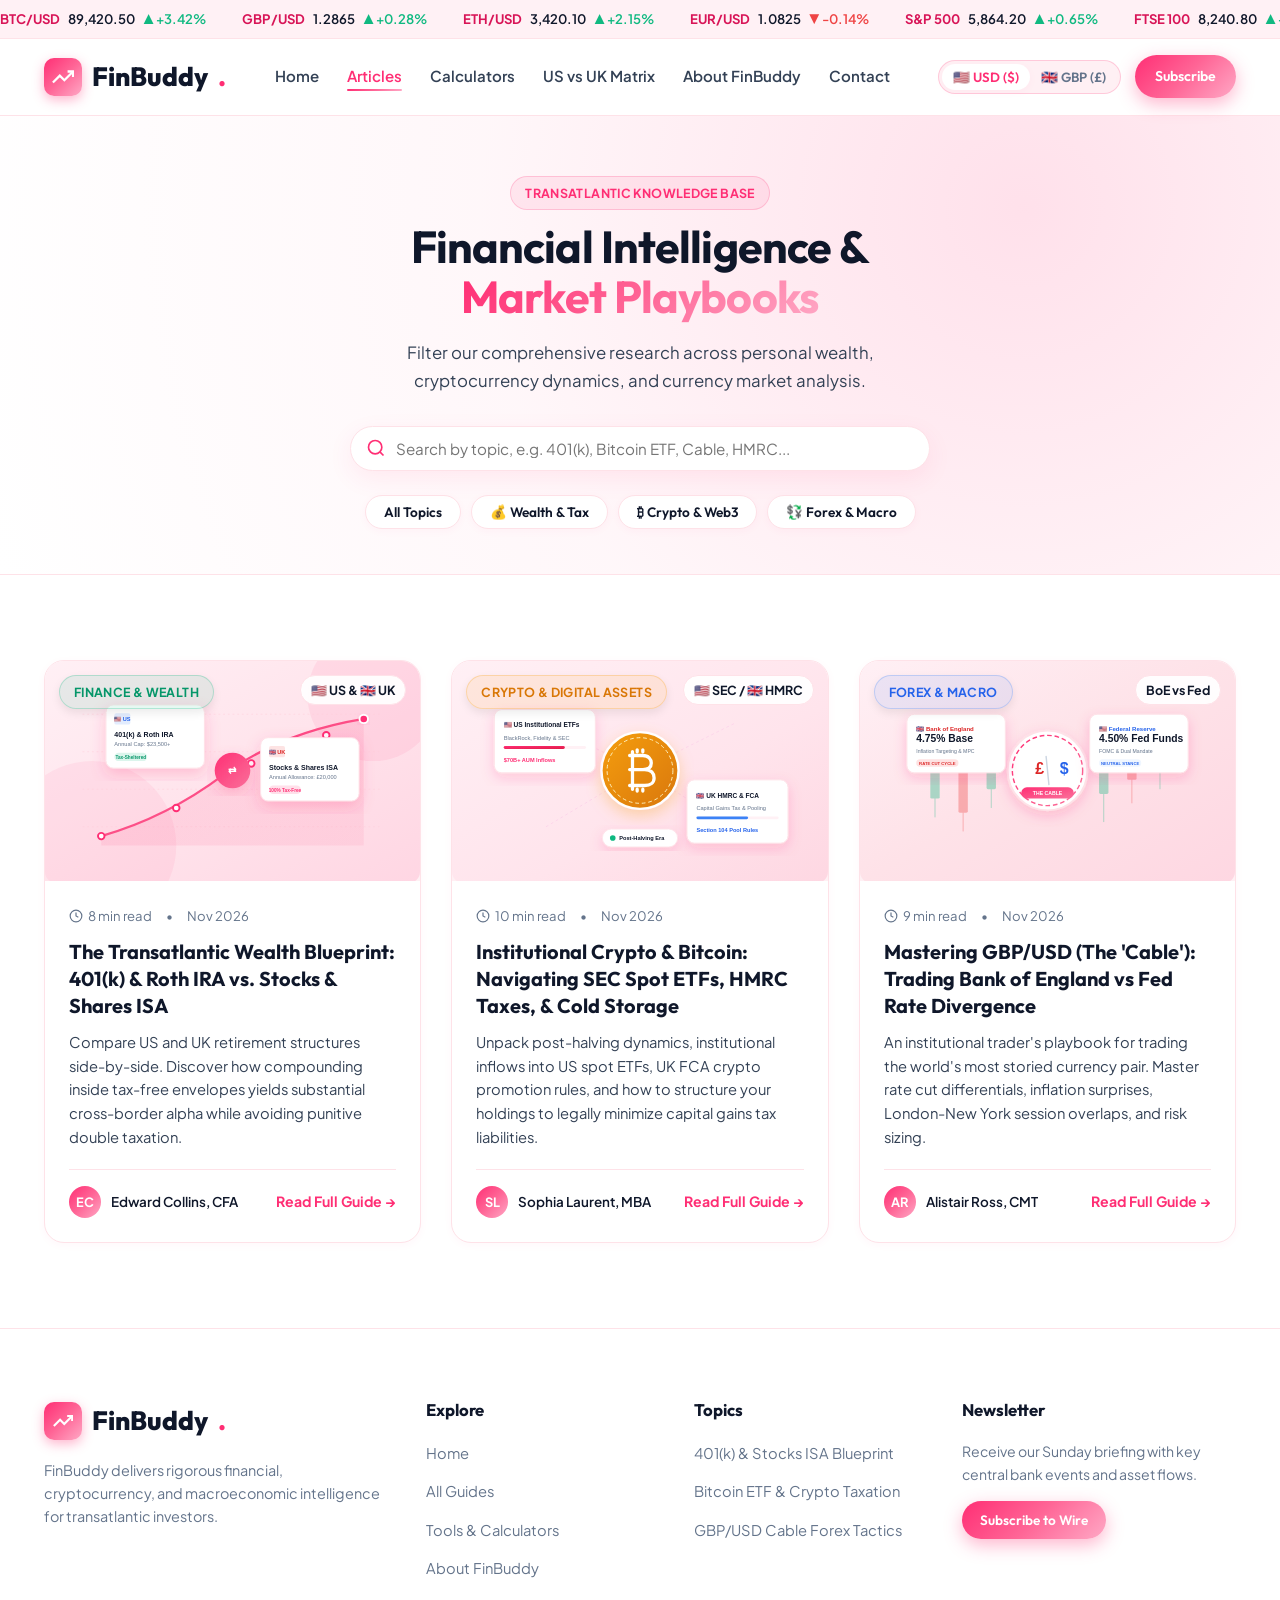
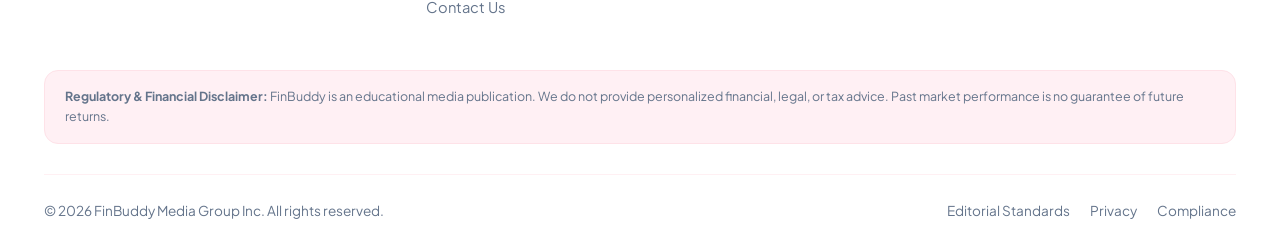
<file: blog.html>
<!DOCTYPE html>
<html lang="en">
<head>
  <meta charset="UTF-8">
  <meta name="viewport" content="width=device-width, initial-scale=1.0">
  <title>Financial & Investment Articles | FinBuddy Archive</title>
  <meta name="description" content="Explore FinBuddy's complete archive of finance, crypto, and forex guides tailored for US and UK investors. Master wealth accumulation, tax wrappers, and currency trading.">
  <link rel="stylesheet" href="css/style.css">
</head>
<body>

  <!-- Reading Progress Bar -->
  <div id="reading-progress"></div>

  <!-- Real-Time Market Ticker Tape -->
  <div class="ticker-tape-container">
    <div class="ticker-tape-track">
      <div class="ticker-item">
        <span class="ticker-symbol">BTC/USD</span>
        <span class="dynamic-ticker-val" data-base="89420.50">89,420.50</span>
        <span class="ticker-change pos">▲ +3.42%</span>
      </div>
      <div class="ticker-item">
        <span class="ticker-symbol">GBP/USD</span>
        <span class="dynamic-ticker-val" data-base="1.2865">1.2865</span>
        <span class="ticker-change pos">▲ +0.28%</span>
      </div>
      <div class="ticker-item">
        <span class="ticker-symbol">ETH/USD</span>
        <span class="dynamic-ticker-val" data-base="3420.10">3,420.10</span>
        <span class="ticker-change pos">▲ +2.15%</span>
      </div>
      <div class="ticker-item">
        <span class="ticker-symbol">EUR/USD</span>
        <span class="dynamic-ticker-val" data-base="1.0825">1.0825</span>
        <span class="ticker-change neg">▼ -0.14%</span>
      </div>
      <div class="ticker-item">
        <span class="ticker-symbol">S&amp;P 500</span>
        <span class="dynamic-ticker-val" data-base="5864.20">5,864.20</span>
        <span class="ticker-change pos">▲ +0.65%</span>
      </div>
      <div class="ticker-item">
        <span class="ticker-symbol">FTSE 100</span>
        <span class="dynamic-ticker-val" data-base="8240.80">8,240.80</span>
        <span class="ticker-change pos">▲ +0.41%</span>
      </div>
    </div>
  </div>

  <!-- Header -->
  <header class="site-header">
    <div class="container navbar">
      <a href="index.html" class="brand-logo" aria-label="FinBuddy Homepage">
        <div class="logo-icon">
          <svg width="22" height="22" viewBox="0 0 24 24" fill="none" stroke="currentColor" stroke-width="2.5">
            <polyline points="23 6 13.5 15.5 8.5 10.5 1 18"></polyline>
            <polyline points="17 6 23 6 23 12"></polyline>
          </svg>
        </div>
        FinBuddy<span class="dot">.</span>
      </a>

      <nav>
        <ul class="nav-links" id="navLinks">
          <li><a href="index.html" class="nav-link">Home</a></li>
          <li><a href="blog.html" class="nav-link active">Articles</a></li>
          <li><a href="index.html#calculators" class="nav-link">Calculators</a></li>
          <li><a href="index.html#transatlantic-guide" class="nav-link">US vs UK Matrix</a></li>
          <li><a href="about.html" class="nav-link">About FinBuddy</a></li>
          <li><a href="contact.html" class="nav-link">Contact</a></li>
        </ul>
      </nav>

      <div class="nav-actions">
        <div class="currency-pill">
          <button id="btnCurUSD" class="currency-btn active">🇺🇸 USD ($)</button>
          <button id="btnCurGBP" class="currency-btn">🇬🇧 GBP (£)</button>
        </div>
        <a href="index.html#newsletter" class="btn btn-primary" style="padding: 10px 20px; font-size: 0.88rem;">Subscribe</a>
        <button class="mobile-toggle" id="mobileNavToggle" aria-label="Open menu">
          <svg width="24" height="24" viewBox="0 0 24 24" fill="none" stroke="currentColor" stroke-width="2">
            <line x1="3" y1="12" x2="21" y2="12"></line>
            <line x1="3" y1="6" x2="21" y2="6"></line>
            <line x1="3" y1="18" x2="21" y2="18"></line>
          </svg>
        </button>
      </div>
    </div>
  </header>

  <!-- Page Banner -->
  <section class="hero-section" style="padding: 60px 0 45px;">
    <div class="container" style="text-align: center; max-width: 800px;">
      <span class="badge" style="margin-bottom: 12px;">Transatlantic Knowledge Base</span>
      <h1 class="hero-title" style="font-size: 2.8rem; margin-bottom: 16px;">
        Financial Intelligence &amp; <span class="text-gradient">Market Playbooks</span>
      </h1>
      <p class="hero-desc" style="margin: 0 auto 30px; font-size: 1.05rem;">
        Filter our comprehensive research across personal wealth, cryptocurrency dynamics, and currency market analysis.
      </p>

      <!-- Search Input -->
      <div style="position: relative; max-width: 580px; margin: 0 auto 24px;">
        <input type="text" id="blogSearch" class="form-input" placeholder="Search by topic, e.g. 401(k), Bitcoin ETF, Cable, HMRC..." style="padding-left: 45px; border-radius: var(--radius-full); box-shadow: var(--shadow-md);">
        <svg width="20" height="20" viewBox="0 0 24 24" fill="none" stroke="var(--primary)" stroke-width="2" style="position: absolute; left: 16px; top: 50%; transform: translateY(-50%);">
          <circle cx="11" cy="11" r="8"></circle>
          <line x1="21" y1="21" x2="16.65" y2="16.65"></line>
        </svg>
      </div>

      <!-- Category Filter Pills -->
      <div style="display: flex; justify-content: center; gap: 10px; flex-wrap: wrap;">
        <button class="btn btn-secondary filter-pill active" data-filter="all" style="padding: 7px 18px; font-size: 0.85rem;">All Topics</button>
        <button class="btn btn-secondary filter-pill" data-filter="wealth" style="padding: 7px 18px; font-size: 0.85rem;">💰 Wealth &amp; Tax</button>
        <button class="btn btn-secondary filter-pill" data-filter="crypto" style="padding: 7px 18px; font-size: 0.85rem;">₿ Crypto &amp; Web3</button>
        <button class="btn btn-secondary filter-pill" data-filter="forex" style="padding: 7px 18px; font-size: 0.85rem;">💱 Forex &amp; Macro</button>
      </div>
    </div>
  </section>

  <!-- Blog Listing -->
  <section class="section">
    <div class="container">
      <div class="posts-grid" id="blogCardsContainer">
        <!-- Post 1 -->
        <article class="post-card archive-post-card" data-category="wealth">
          <div class="post-card-thumb">
            <img src="images/blog-wealth-isa-401k.svg" alt="Transatlantic wealth blueprint for US and UK investors">
            <span class="post-badge-pos badge finance">Finance &amp; Wealth</span>
            <span class="post-flag-tag">🇺🇸 US &amp; 🇬🇧 UK</span>
          </div>
          <div class="post-card-body">
            <div class="post-meta-row">
              <span class="post-meta-item">
                <svg width="14" height="14" viewBox="0 0 24 24" fill="none" stroke="currentColor" stroke-width="2"><circle cx="12" cy="12" r="10"/><polyline points="12 6 12 12 16 14"/></svg>
                8 min read
              </span>
              <span>•</span>
              <span class="post-meta-item">Nov 2026</span>
            </div>
            <h2 class="post-card-title">
              <a href="post-isa-401k.html">The Transatlantic Wealth Blueprint: 401(k) &amp; Roth IRA vs. Stocks &amp; Shares ISA</a>
            </h2>
            <p class="post-card-excerpt">
              Compare US and UK retirement structures side-by-side. Discover how compounding inside tax-free envelopes yields substantial cross-border alpha while avoiding punitive double taxation.
            </p>
            <div class="post-card-footer">
              <div class="author-chip">
                <div class="author-avatar">EC</div>
                <div class="author-name">Edward Collins, CFA</div>
              </div>
              <a href="post-isa-401k.html" class="read-link">
                Read Full Guide &rarr;
              </a>
            </div>
          </div>
        </article>

        <!-- Post 2 -->
        <article class="post-card archive-post-card" data-category="crypto">
          <div class="post-card-thumb">
            <img src="images/blog-crypto-halving.svg" alt="Institutional Bitcoin ETF and crypto tax guide">
            <span class="post-badge-pos badge crypto">Crypto &amp; Digital Assets</span>
            <span class="post-flag-tag">🇺🇸 SEC / 🇬🇧 HMRC</span>
          </div>
          <div class="post-card-body">
            <div class="post-meta-row">
              <span class="post-meta-item">
                <svg width="14" height="14" viewBox="0 0 24 24" fill="none" stroke="currentColor" stroke-width="2"><circle cx="12" cy="12" r="10"/><polyline points="12 6 12 12 16 14"/></svg>
                10 min read
              </span>
              <span>•</span>
              <span class="post-meta-item">Nov 2026</span>
            </div>
            <h2 class="post-card-title">
              <a href="post-crypto-guide.html">Institutional Crypto &amp; Bitcoin: Navigating SEC Spot ETFs, HMRC Taxes, &amp; Cold Storage</a>
            </h2>
            <p class="post-card-excerpt">
              Unpack post-halving dynamics, institutional inflows into US spot ETFs, UK FCA crypto promotion rules, and how to structure your holdings to legally minimize capital gains tax liabilities.
            </p>
            <div class="post-card-footer">
              <div class="author-chip">
                <div class="author-avatar">SL</div>
                <div class="author-name">Sophia Laurent, MBA</div>
              </div>
              <a href="post-crypto-guide.html" class="read-link">
                Read Full Guide &rarr;
              </a>
            </div>
          </div>
        </article>

        <!-- Post 3 -->
        <article class="post-card archive-post-card" data-category="forex">
          <div class="post-card-thumb">
            <img src="images/blog-forex-cable.svg" alt="Forex GBP USD Cable trading guide">
            <span class="post-badge-pos badge forex">Forex &amp; Macro</span>
            <span class="post-flag-tag">BoE vs Fed</span>
          </div>
          <div class="post-card-body">
            <div class="post-meta-row">
              <span class="post-meta-item">
                <svg width="14" height="14" viewBox="0 0 24 24" fill="none" stroke="currentColor" stroke-width="2"><circle cx="12" cy="12" r="10"/><polyline points="12 6 12 12 16 14"/></svg>
                9 min read
              </span>
              <span>•</span>
              <span class="post-meta-item">Nov 2026</span>
            </div>
            <h2 class="post-card-title">
              <a href="post-forex-cable.html">Mastering GBP/USD (The 'Cable'): Trading Bank of England vs Fed Rate Divergence</a>
            </h2>
            <p class="post-card-excerpt">
              An institutional trader's playbook for trading the world's most storied currency pair. Master rate cut differentials, inflation surprises, London-New York session overlaps, and risk sizing.
            </p>
            <div class="post-card-footer">
              <div class="author-chip">
                <div class="author-avatar">AR</div>
                <div class="author-name">Alistair Ross, CMT</div>
              </div>
              <a href="post-forex-cable.html" class="read-link">
                Read Full Guide &rarr;
              </a>
            </div>
          </div>
        </article>
      </div>

      <!-- No Results Feedback Message -->
      <div id="noResultsMsg" style="display: none; text-align: center; padding: 60px 20px;">
        <div style="font-size: 3rem; margin-bottom: 12px;">🔍</div>
        <h3>No matching guides found</h3>
        <p style="color: var(--text-muted); margin-top: 8px;">Try searching for terms like "ISA", "Bitcoin", "Cable", or "Forex".</p>
      </div>
    </div>
  </section>

  <!-- Footer -->
  <footer class="site-footer">
    <div class="container">
      <div class="footer-grid">
        <div class="footer-col">
          <a href="index.html" class="brand-logo" style="margin-bottom: 16px;">
            <div class="logo-icon">
              <svg width="20" height="20" viewBox="0 0 24 24" fill="none" stroke="currentColor" stroke-width="2.5">
                <polyline points="23 6 13.5 15.5 8.5 10.5 1 18"></polyline>
                <polyline points="17 6 23 6 23 12"></polyline>
              </svg>
            </div>
            FinBuddy<span class="dot">.</span>
          </a>
          <p style="font-size: 0.9rem; color: var(--text-muted); line-height: 1.6;">
            FinBuddy delivers rigorous financial, cryptocurrency, and macroeconomic intelligence for transatlantic investors.
          </p>
        </div>

        <div class="footer-col">
          <h4>Explore</h4>
          <ul class="footer-links">
            <li><a href="index.html">Home</a></li>
            <li><a href="blog.html">All Guides</a></li>
            <li><a href="index.html#calculators">Tools &amp; Calculators</a></li>
            <li><a href="about.html">About FinBuddy</a></li>
            <li><a href="contact.html">Contact Us</a></li>
          </ul>
        </div>

        <div class="footer-col">
          <h4>Topics</h4>
          <ul class="footer-links">
            <li><a href="post-isa-401k.html">401(k) &amp; Stocks ISA Blueprint</a></li>
            <li><a href="post-crypto-guide.html">Bitcoin ETF &amp; Crypto Taxation</a></li>
            <li><a href="post-forex-cable.html">GBP/USD Cable Forex Tactics</a></li>
          </ul>
        </div>

        <div class="footer-col">
          <h4>Newsletter</h4>
          <p style="font-size: 0.88rem; color: var(--text-muted); margin-bottom: 14px;">
            Receive our Sunday briefing with key central bank events and asset flows.
          </p>
          <a href="index.html#newsletter" class="btn btn-primary" style="padding: 8px 18px; font-size: 0.85rem;">Subscribe to Wire</a>
        </div>
      </div>

      <div class="disclaimer-box">
        <strong>Regulatory &amp; Financial Disclaimer:</strong> FinBuddy is an educational media publication. We do not provide personalized financial, legal, or tax advice. Past market performance is no guarantee of future returns.
      </div>

      <div class="footer-bottom">
        <div>&copy; 2026 FinBuddy Media Group Inc. All rights reserved.</div>
        <div style="display: flex; gap: 20px;">
          <a href="about.html">Editorial Standards</a>
          <a href="contact.html">Privacy</a>
          <a href="contact.html">Compliance</a>
        </div>
      </div>
    </div>
  </footer>

  <script src="js/main.js"></script>
</body>
</html>
</file>
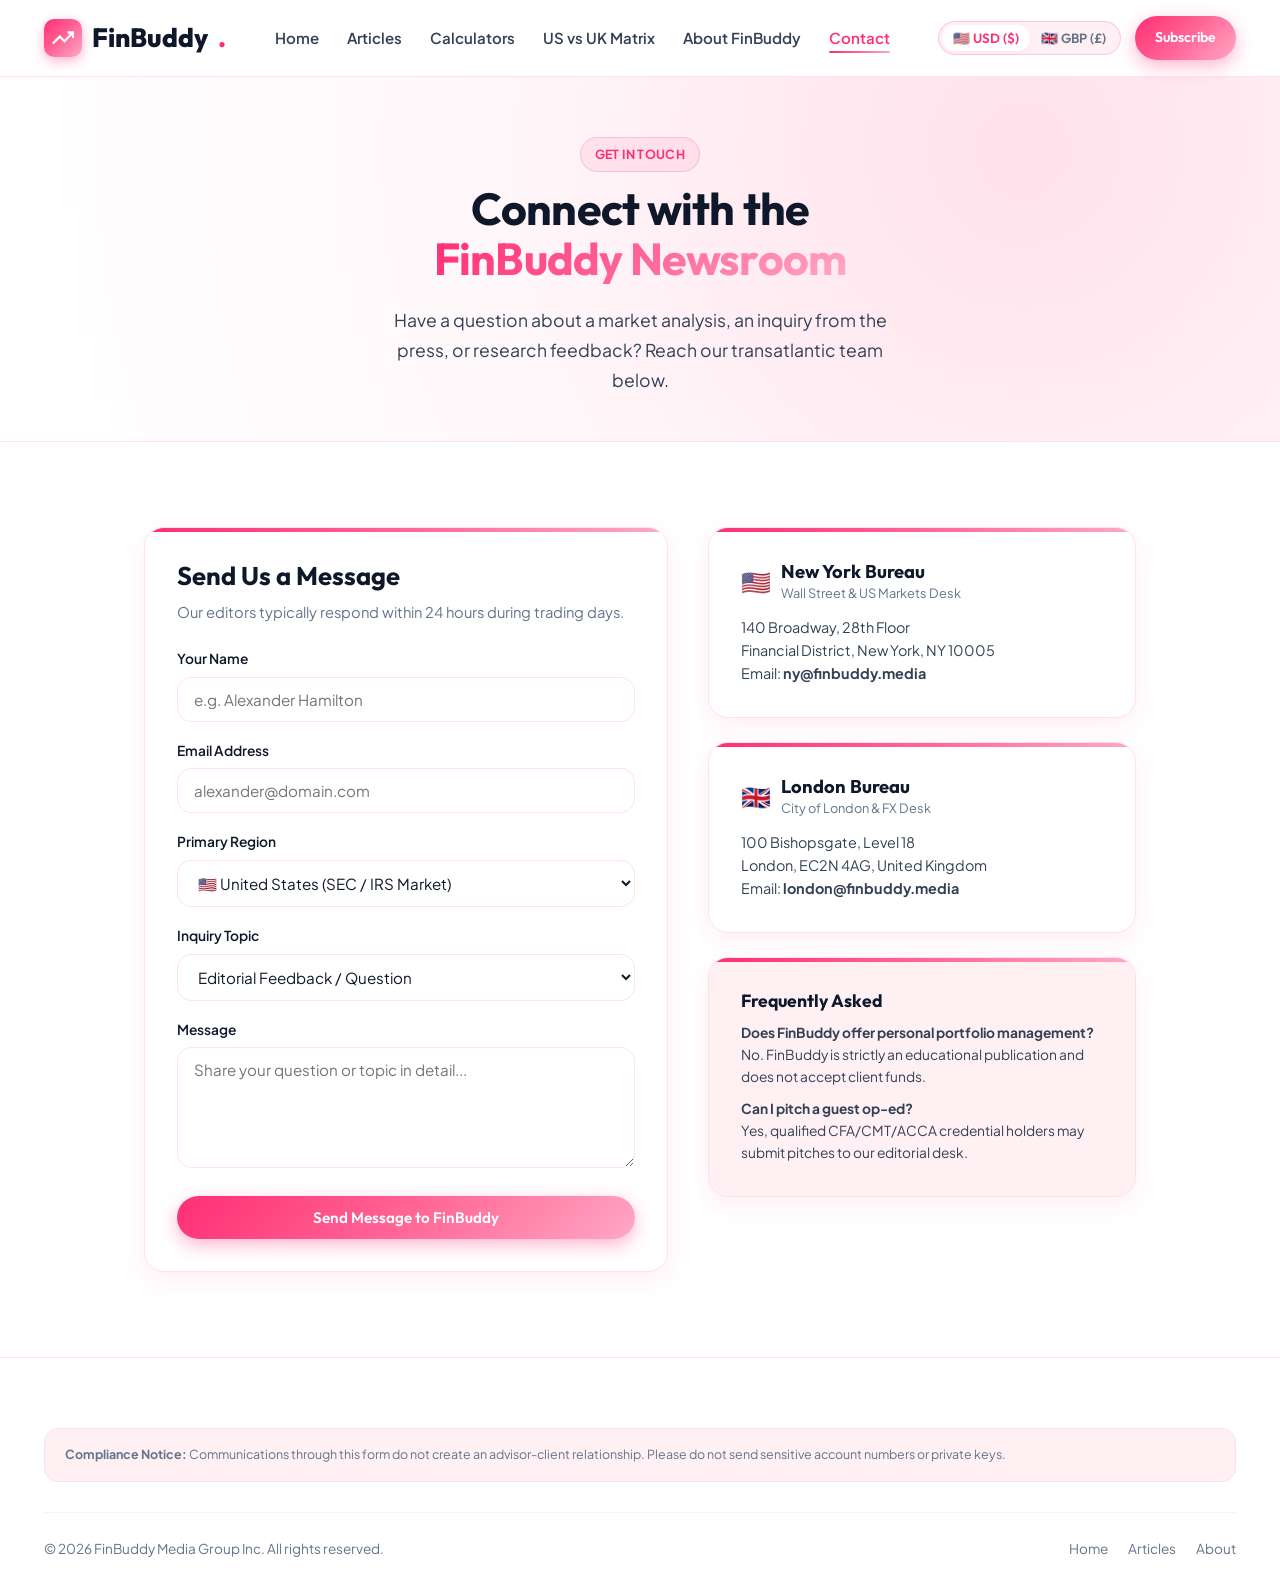
<file: contact.html>
<!DOCTYPE html>
<html lang="en">
<head>
  <meta charset="UTF-8">
  <meta name="viewport" content="width=device-width, initial-scale=1.0">
  <title>Contact FinBuddy | Editorial & Press Inquiries</title>
  <meta name="description" content="Get in touch with FinBuddy's editorial team in New York and London. Inquire about research, press partnerships, or submit reader questions.">
  <link rel="stylesheet" href="css/style.css">
</head>
<body>

  <!-- Reading Progress Bar -->
  <div id="reading-progress"></div>

  <!-- Header -->
  <header class="site-header">
    <div class="container navbar">
      <a href="index.html" class="brand-logo" aria-label="FinBuddy Homepage">
        <div class="logo-icon">
          <svg width="22" height="22" viewBox="0 0 24 24" fill="none" stroke="currentColor" stroke-width="2.5">
            <polyline points="23 6 13.5 15.5 8.5 10.5 1 18"></polyline>
            <polyline points="17 6 23 6 23 12"></polyline>
          </svg>
        </div>
        FinBuddy<span class="dot">.</span>
      </a>

      <nav>
        <ul class="nav-links" id="navLinks">
          <li><a href="index.html" class="nav-link">Home</a></li>
          <li><a href="blog.html" class="nav-link">Articles</a></li>
          <li><a href="index.html#calculators" class="nav-link">Calculators</a></li>
          <li><a href="index.html#transatlantic-guide" class="nav-link">US vs UK Matrix</a></li>
          <li><a href="about.html" class="nav-link">About FinBuddy</a></li>
          <li><a href="contact.html" class="nav-link active">Contact</a></li>
        </ul>
      </nav>

      <div class="nav-actions">
        <div class="currency-pill">
          <button id="btnCurUSD" class="currency-btn active">🇺🇸 USD ($)</button>
          <button id="btnCurGBP" class="currency-btn">🇬🇧 GBP (£)</button>
        </div>
        <a href="index.html#newsletter" class="btn btn-primary" style="padding: 10px 20px; font-size: 0.88rem;">Subscribe</a>
        <button class="mobile-toggle" id="mobileNavToggle" aria-label="Open menu">
          <svg width="24" height="24" viewBox="0 0 24 24" fill="none" stroke="currentColor" stroke-width="2">
            <line x1="3" y1="12" x2="21" y2="12"></line>
            <line x1="3" y1="6" x2="21" y2="6"></line>
            <line x1="3" y1="18" x2="21" y2="18"></line>
          </svg>
        </button>
      </div>
    </div>
  </header>

  <!-- Contact Banner -->
  <section class="hero-section" style="padding: 60px 0 45px;">
    <div class="container" style="text-align: center; max-width: 800px;">
      <span class="badge" style="margin-bottom: 12px;">Get In Touch</span>
      <h1 class="hero-title" style="font-size: 2.8rem;">
        Connect with the <span class="text-gradient">FinBuddy Newsroom</span>
      </h1>
      <p class="hero-desc" style="margin: 0 auto; font-size: 1.1rem;">
        Have a question about a market analysis, an inquiry from the press, or research feedback? Reach our transatlantic team below.
      </p>
    </div>
  </section>

  <!-- Contact Layout -->
  <section class="section">
    <div class="container" style="max-width: 1040px;">
      <div style="display: grid; grid-template-columns: 1.1fr 0.9fr; gap: 40px; align-items: start;">
        <!-- Contact Form Card -->
        <div class="tool-card">
          <h2 style="font-size: 1.6rem; margin-bottom: 8px;">Send Us a Message</h2>
          <p style="font-size: 0.92rem; color: var(--text-muted); margin-bottom: 24px;">
            Our editors typically respond within 24 hours during trading days.
          </p>

          <form id="contactForm" class="calculator-form">
            <div class="form-group">
              <label class="form-label" for="contactName">Your Name</label>
              <input type="text" id="contactName" class="form-input" placeholder="e.g. Alexander Hamilton" required>
            </div>

            <div class="form-group">
              <label class="form-label" for="contactEmail">Email Address</label>
              <input type="email" id="contactEmail" class="form-input" placeholder="alexander@domain.com" required>
            </div>

            <div class="form-group">
              <label class="form-label" for="contactRegion">Primary Region</label>
              <select id="contactRegion" class="form-input">
                <option value="US">🇺🇸 United States (SEC / IRS Market)</option>
                <option value="UK">🇬🇧 United Kingdom (FCA / HMRC Market)</option>
                <option value="Global">🌐 Other International Jurisdiction</option>
              </select>
            </div>

            <div class="form-group">
              <label class="form-label" for="contactTopic">Inquiry Topic</label>
              <select id="contactTopic" class="form-input">
                <option value="editorial">Editorial Feedback / Question</option>
                <option value="press">Press &amp; Media Interview</option>
                <option value="research">Transatlantic Research Collaboration</option>
                <option value="compliance">Compliance &amp; Corrections</option>
              </select>
            </div>

            <div class="form-group">
              <label class="form-label" for="contactMessage">Message</label>
              <textarea id="contactMessage" class="form-input" rows="5" placeholder="Share your question or topic in detail..." required style="resize: vertical;"></textarea>
            </div>

            <button type="submit" class="btn btn-primary" style="margin-top: 10px; width: 100%;">
              Send Message to FinBuddy
            </button>
          </form>
        </div>

        <!-- Office & Direct Contacts -->
        <div>
          <!-- New York Office -->
          <div class="tool-card" style="margin-bottom: 24px;">
            <div style="display: flex; align-items: center; gap: 10px; margin-bottom: 12px;">
              <span style="font-size: 1.5rem;">🇺🇸</span>
              <div>
                <h3 style="font-size: 1.15rem;">New York Bureau</h3>
                <div style="font-size: 0.8rem; color: var(--text-muted);">Wall Street &amp; US Markets Desk</div>
              </div>
            </div>
            <p style="font-size: 0.9rem; color: var(--text-body); line-height: 1.6;">
              140 Broadway, 28th Floor<br>
              Financial District, New York, NY 10005<br>
              Email: <strong>ny@finbuddy.media</strong>
            </p>
          </div>

          <!-- London Office -->
          <div class="tool-card" style="margin-bottom: 24px;">
            <div style="display: flex; align-items: center; gap: 10px; margin-bottom: 12px;">
              <span style="font-size: 1.5rem;">🇬🇧</span>
              <div>
                <h3 style="font-size: 1.15rem;">London Bureau</h3>
                <div style="font-size: 0.8rem; color: var(--text-muted);">City of London &amp; FX Desk</div>
              </div>
            </div>
            <p style="font-size: 0.9rem; color: var(--text-body); line-height: 1.6;">
              100 Bishopsgate, Level 18<br>
              London, EC2N 4AG, United Kingdom<br>
              Email: <strong>london@finbuddy.media</strong>
            </p>
          </div>

          <!-- Quick FAQ -->
          <div class="tool-card" style="background: var(--bg-subtle);">
            <h3 style="font-size: 1.1rem; margin-bottom: 10px;">Frequently Asked</h3>
            <div style="font-size: 0.86rem; color: var(--text-body); line-height: 1.6;">
              <p style="margin-bottom: 10px;">
                <strong>Does FinBuddy offer personal portfolio management?</strong><br>
                No. FinBuddy is strictly an educational publication and does not accept client funds.
              </p>
              <p style="margin-bottom: 0;">
                <strong>Can I pitch a guest op-ed?</strong><br>
                Yes, qualified CFA/CMT/ACCA credential holders may submit pitches to our editorial desk.
              </p>
            </div>
          </div>
        </div>
      </div>
    </div>
  </section>

  <!-- Footer -->
  <footer class="site-footer">
    <div class="container">
      <div class="disclaimer-box">
        <strong>Compliance Notice:</strong> Communications through this form do not create an advisor-client relationship. Please do not send sensitive account numbers or private keys.
      </div>
      <div class="footer-bottom">
        <div>&copy; 2026 FinBuddy Media Group Inc. All rights reserved.</div>
        <div style="display: flex; gap: 20px;">
          <a href="index.html">Home</a>
          <a href="blog.html">Articles</a>
          <a href="about.html">About</a>
        </div>
      </div>
    </div>
  </footer>

  <script src="js/main.js"></script>
</body>
</html>
</file>
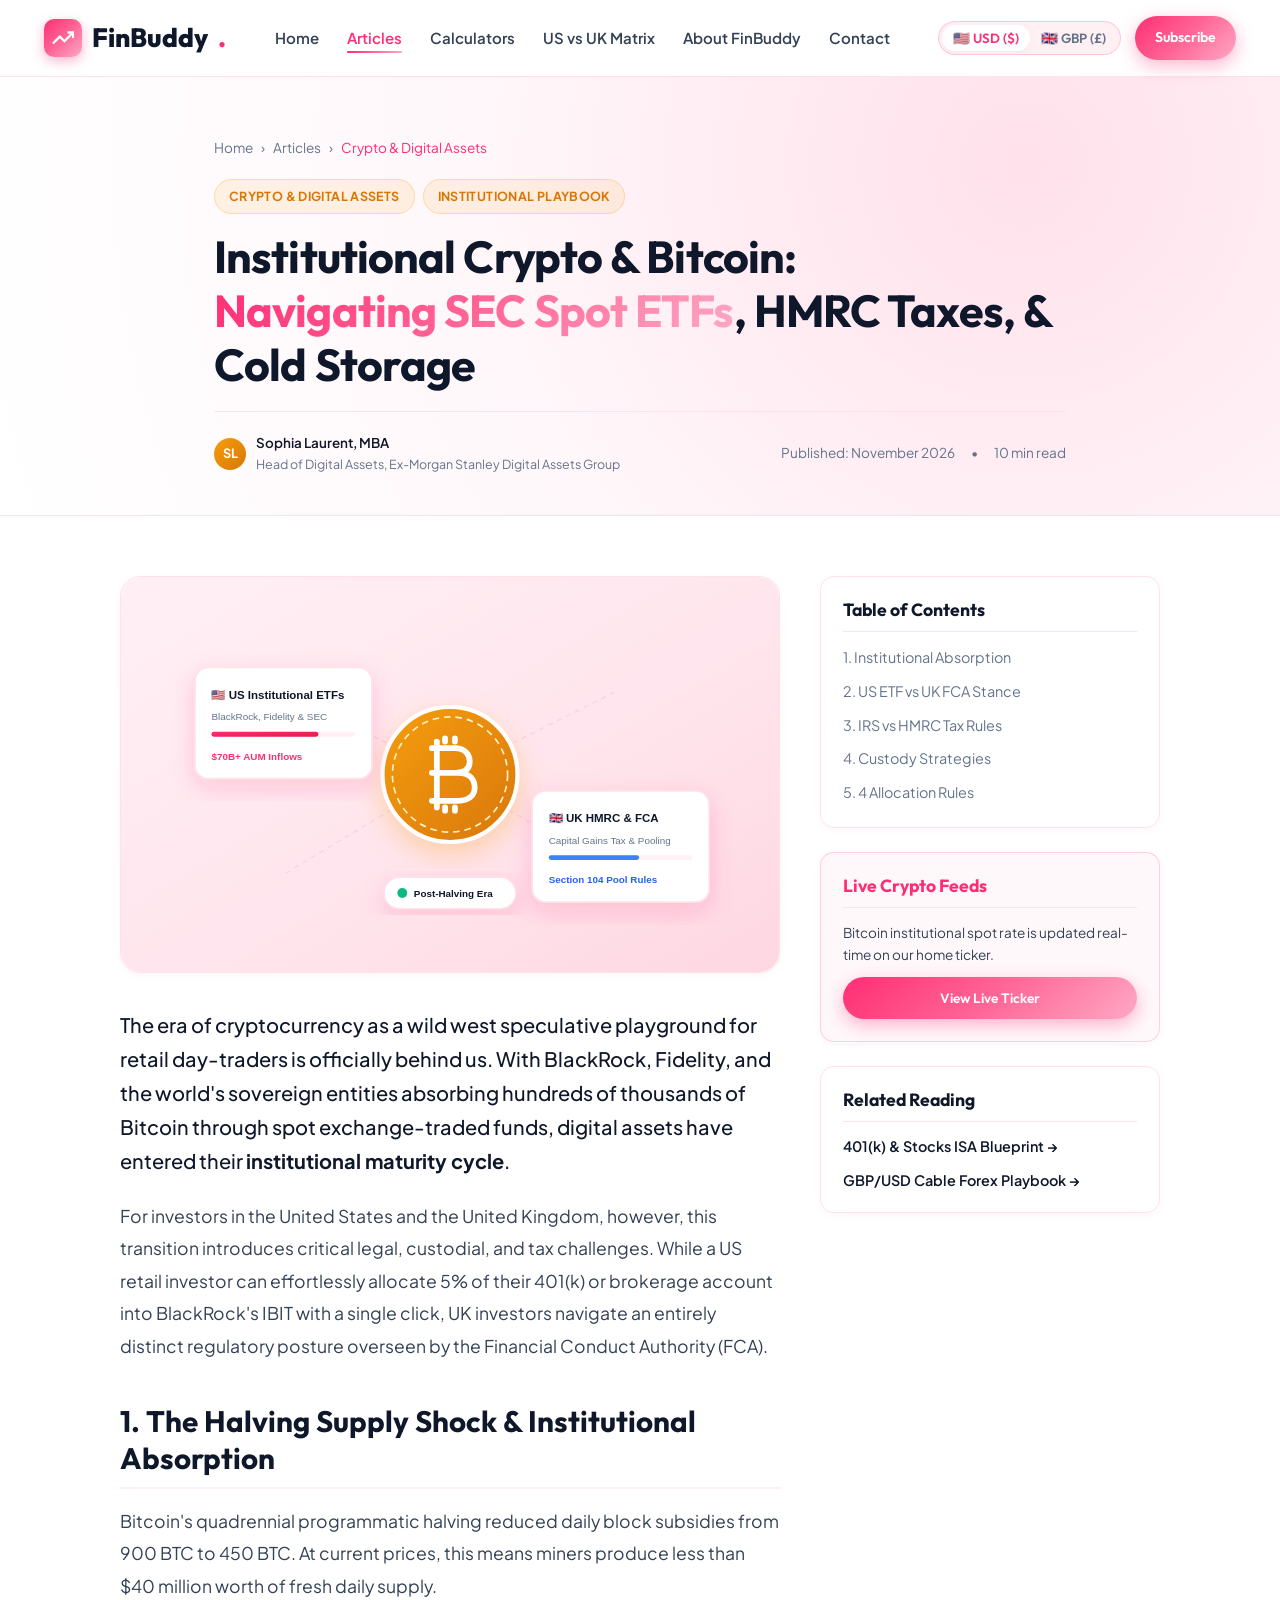
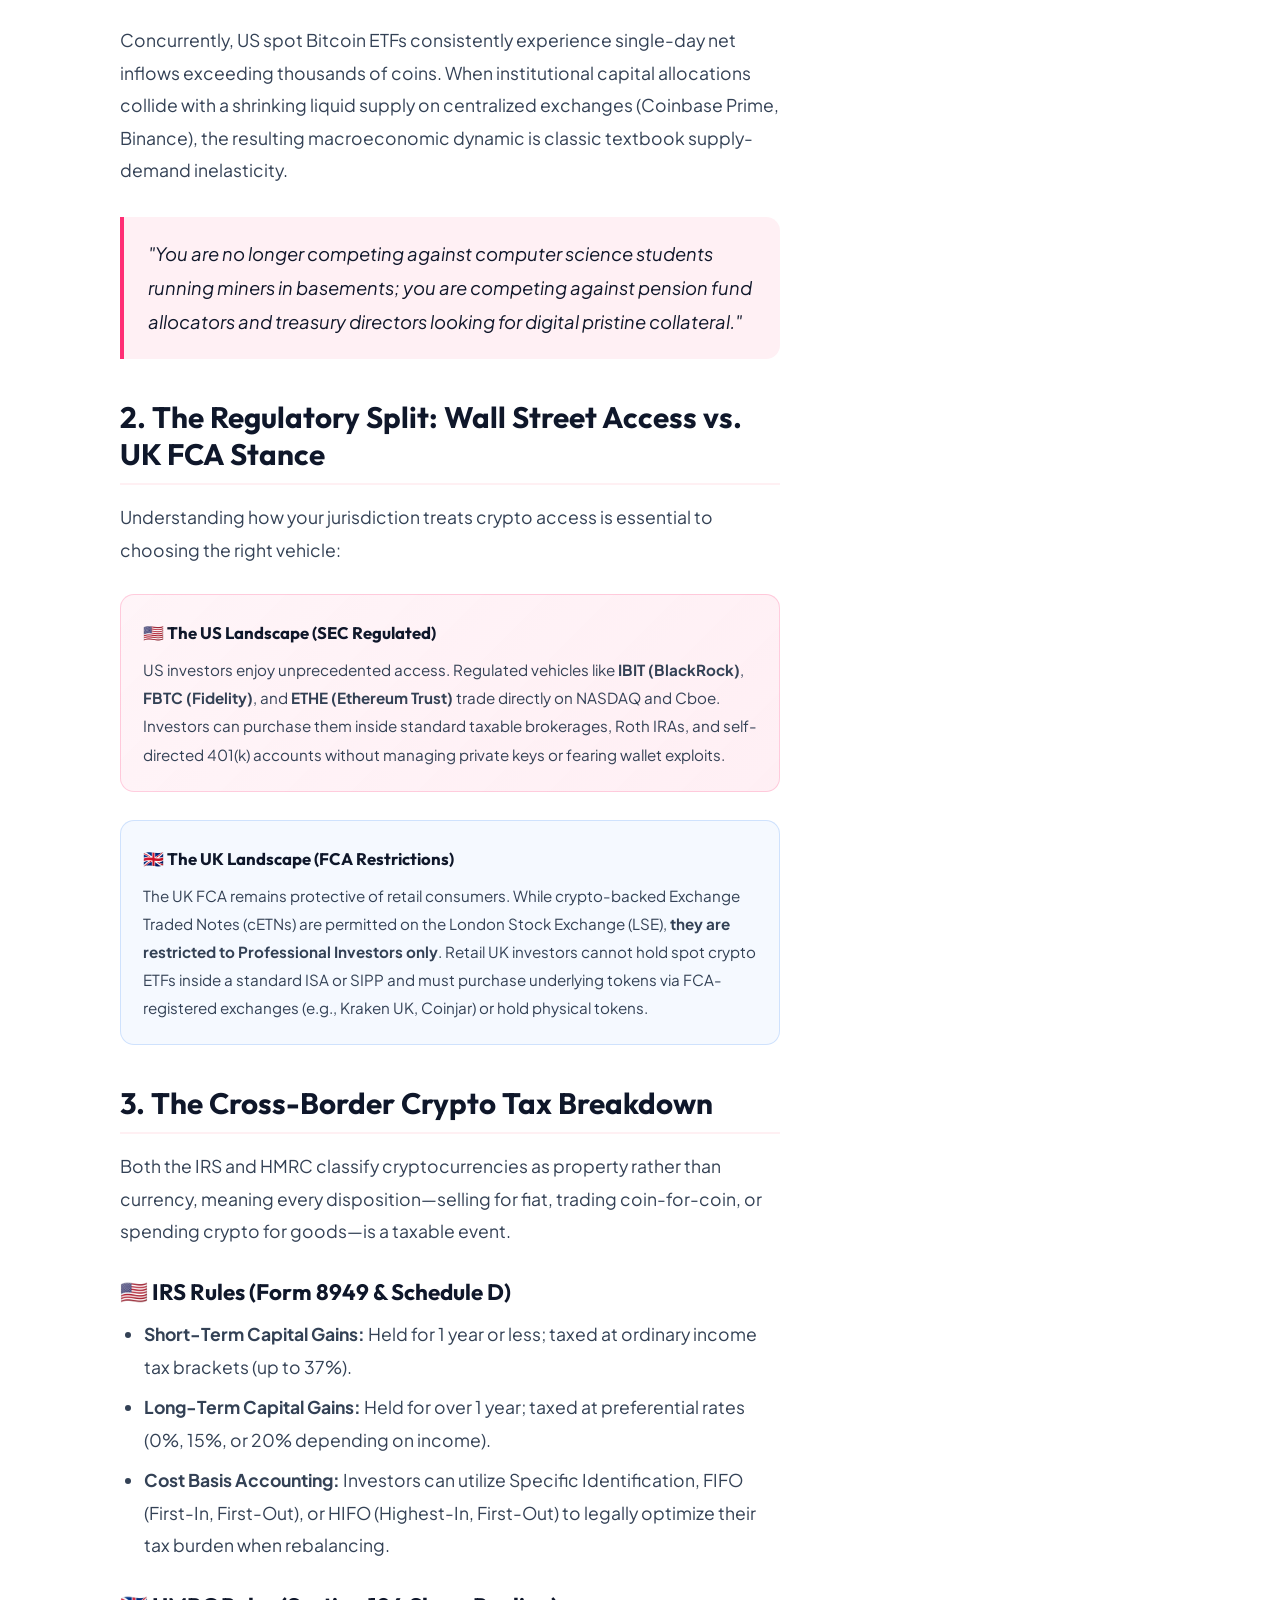
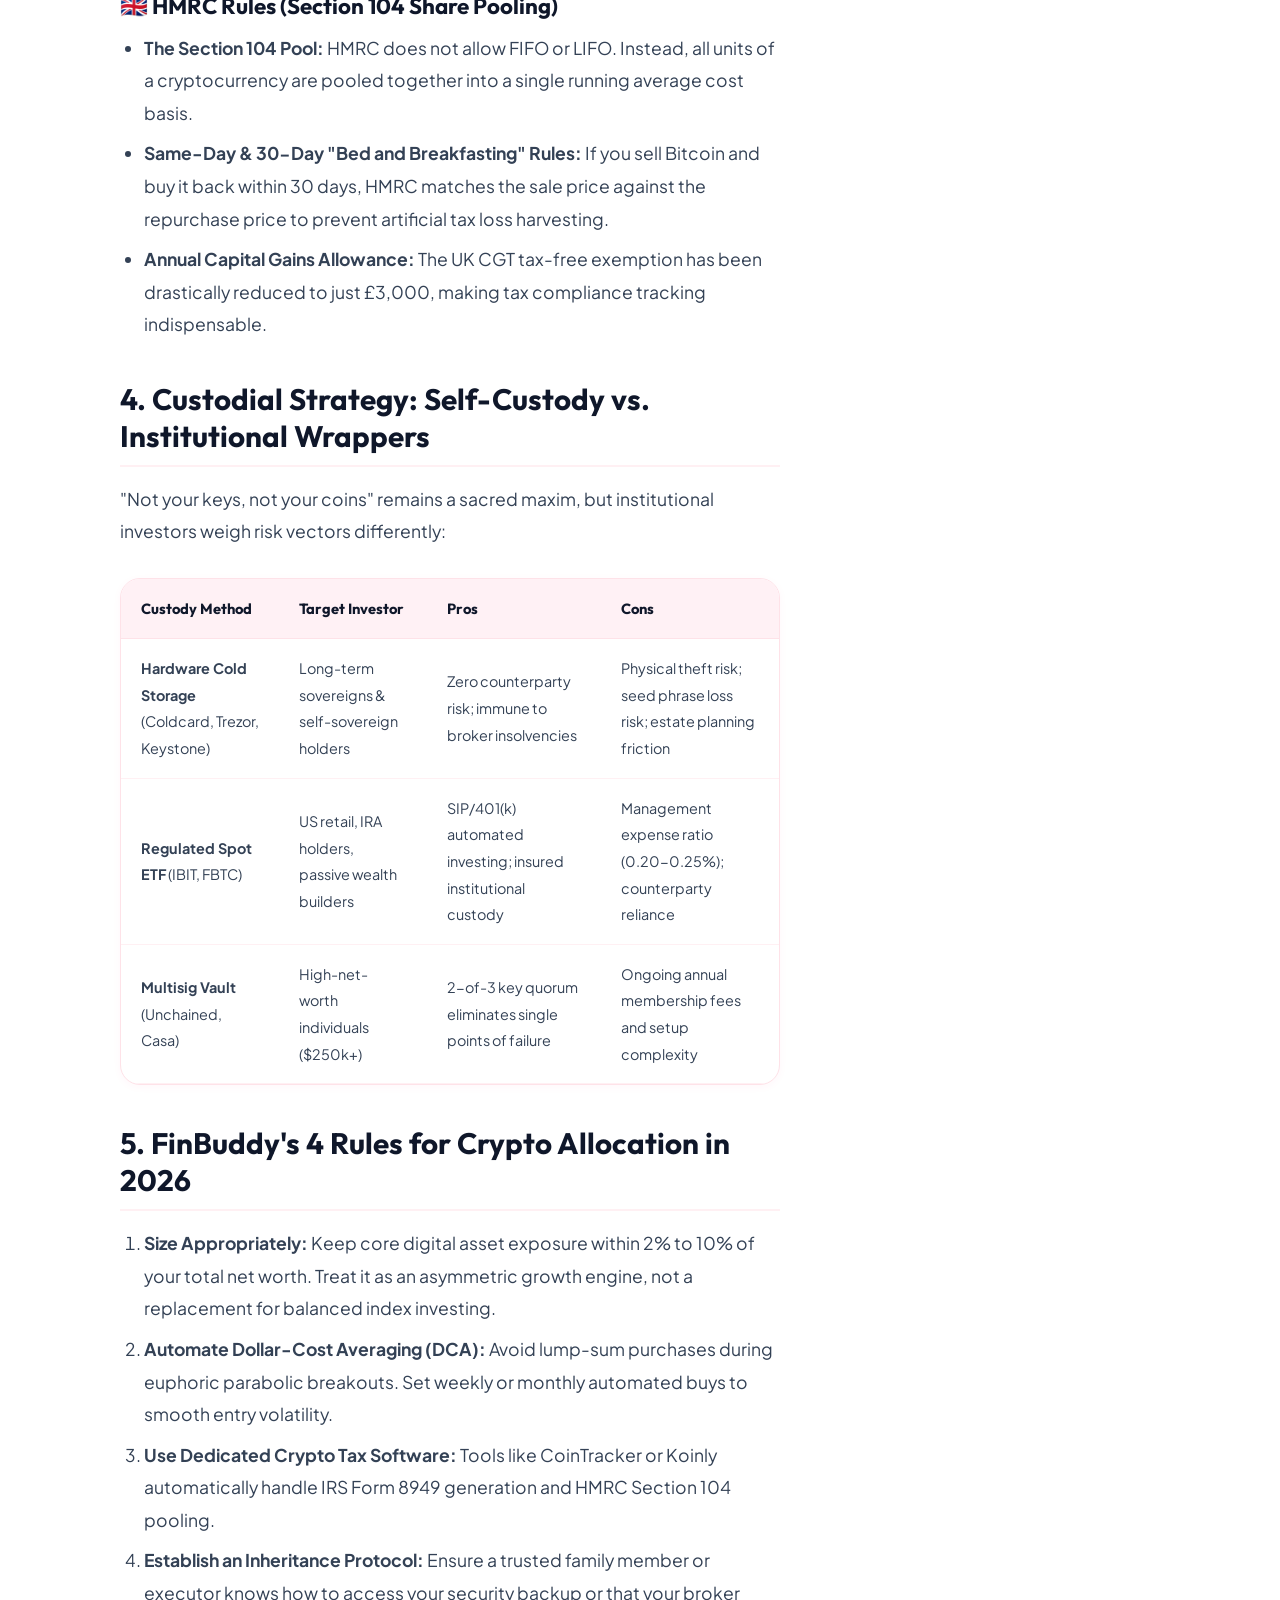
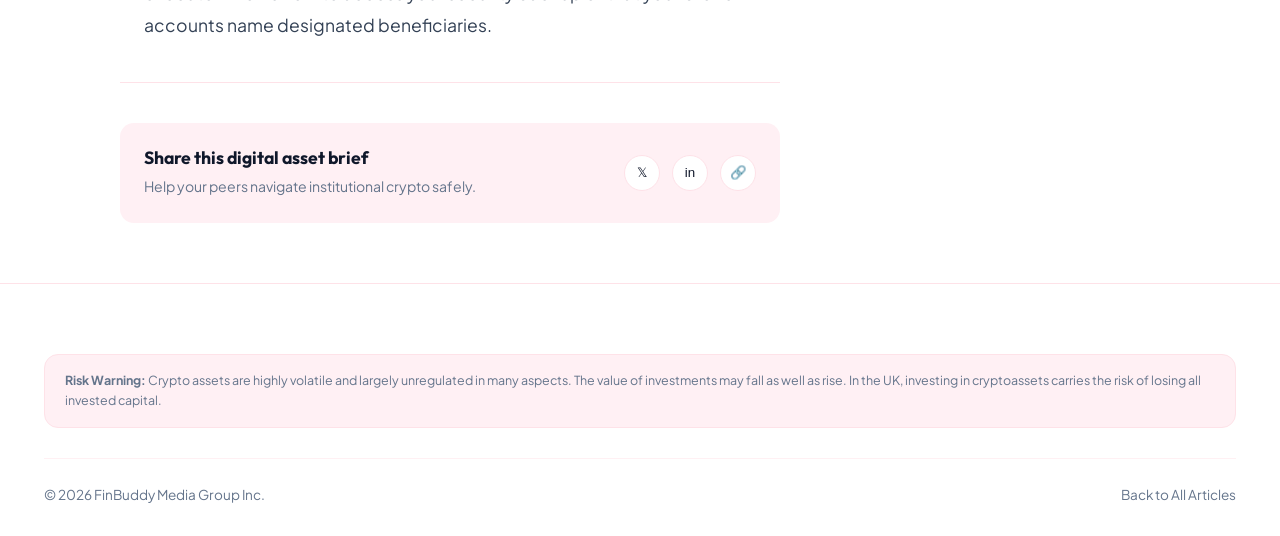
<file: post-crypto-guide.html>
<!DOCTYPE html>
<html lang="en">
<head>
  <meta charset="UTF-8">
  <meta name="viewport" content="width=device-width, initial-scale=1.0">
  <title>Institutional Crypto & Bitcoin: Navigating SEC Spot ETFs, HMRC Taxes, & Cold Storage | FinBuddy</title>
  <meta name="description" content="A masterclass on the institutional crypto era for US and UK investors. Understand SEC spot ETF flows, IRS 8949 reporting, HMRC Section 104 pooling, and hardware cold storage security.">
  <link rel="stylesheet" href="css/style.css">
</head>
<body>

  <!-- Reading Progress Bar -->
  <div id="reading-progress"></div>

  <!-- Header -->
  <header class="site-header">
    <div class="container navbar">
      <a href="index.html" class="brand-logo" aria-label="FinBuddy Homepage">
        <div class="logo-icon">
          <svg width="22" height="22" viewBox="0 0 24 24" fill="none" stroke="currentColor" stroke-width="2.5">
            <polyline points="23 6 13.5 15.5 8.5 10.5 1 18"></polyline>
            <polyline points="17 6 23 6 23 12"></polyline>
          </svg>
        </div>
        FinBuddy<span class="dot">.</span>
      </a>

      <nav>
        <ul class="nav-links" id="navLinks">
          <li><a href="index.html" class="nav-link">Home</a></li>
          <li><a href="blog.html" class="nav-link active">Articles</a></li>
          <li><a href="index.html#calculators" class="nav-link">Calculators</a></li>
          <li><a href="index.html#transatlantic-guide" class="nav-link">US vs UK Matrix</a></li>
          <li><a href="about.html" class="nav-link">About FinBuddy</a></li>
          <li><a href="contact.html" class="nav-link">Contact</a></li>
        </ul>
      </nav>

      <div class="nav-actions">
        <div class="currency-pill">
          <button id="btnCurUSD" class="currency-btn active">🇺🇸 USD ($)</button>
          <button id="btnCurGBP" class="currency-btn">🇬🇧 GBP (£)</button>
        </div>
        <a href="index.html#newsletter" class="btn btn-primary" style="padding: 10px 20px; font-size: 0.88rem;">Subscribe</a>
        <button class="mobile-toggle" id="mobileNavToggle" aria-label="Open menu">
          <svg width="24" height="24" viewBox="0 0 24 24" fill="none" stroke="currentColor" stroke-width="2">
            <line x1="3" y1="12" x2="21" y2="12"></line>
            <line x1="3" y1="6" x2="21" y2="6"></line>
            <line x1="3" y1="18" x2="21" y2="18"></line>
          </svg>
        </button>
      </div>
    </div>
  </header>

  <!-- Article Header -->
  <section class="article-header">
    <div class="container" style="max-width: 900px;">
      <div class="article-breadcrumbs">
        <a href="index.html">Home</a>
        <span>&rsaquo;</span>
        <a href="blog.html">Articles</a>
        <span>&rsaquo;</span>
        <span style="color: var(--primary);">Crypto &amp; Digital Assets</span>
      </div>

      <div style="display: flex; gap: 8px; margin-bottom: 16px;">
        <span class="badge crypto">Crypto &amp; Digital Assets</span>
        <span class="badge" style="background: rgba(245, 158, 11, 0.1); color: #D97706; border-color: rgba(245, 158, 11, 0.25);">Institutional Playbook</span>
      </div>

      <h1 class="article-main-title">
        Institutional Crypto &amp; Bitcoin: <span class="text-gradient">Navigating SEC Spot ETFs</span>, HMRC Taxes, &amp; Cold Storage
      </h1>

      <div class="article-author-bar">
        <div class="author-chip">
          <div class="author-avatar" style="background: linear-gradient(135deg, #F59E0B, #D97706);">SL</div>
          <div>
            <div class="author-name">Sophia Laurent, MBA</div>
            <div style="font-size: 0.78rem; color: var(--text-muted);">Head of Digital Assets, Ex-Morgan Stanley Digital Assets Group</div>
          </div>
        </div>

        <div style="display: flex; align-items: center; gap: 16px; font-size: 0.85rem; color: var(--text-muted);">
          <span>Published: November 2026</span>
          <span>•</span>
          <span>10 min read</span>
        </div>
      </div>
    </div>
  </section>

  <!-- Article Body & Sidebar -->
  <main class="container">
    <div class="article-content-layout two-column" style="max-width: 1040px; margin: 0 auto;">
      <!-- Main Content -->
      <article class="article-body">
        <div style="margin-bottom: 35px; border-radius: var(--radius-lg); overflow: hidden; border: 1px solid var(--border-color); box-shadow: var(--shadow-sm);">
          <img src="images/blog-crypto-halving.svg" alt="Institutional crypto and Bitcoin graphic">
        </div>

        <p class="lead" style="font-size: 1.25rem; line-height: 1.7; color: var(--text-main); font-weight: 500;">
          The era of cryptocurrency as a wild west speculative playground for retail day-traders is officially behind us. With BlackRock, Fidelity, and the world's sovereign entities absorbing hundreds of thousands of Bitcoin through spot exchange-traded funds, digital assets have entered their <strong>institutional maturity cycle</strong>.
        </p>

        <p>
          For investors in the United States and the United Kingdom, however, this transition introduces critical legal, custodial, and tax challenges. While a US retail investor can effortlessly allocate 5% of their 401(k) or brokerage account into BlackRock's IBIT with a single click, UK investors navigate an entirely distinct regulatory posture overseen by the Financial Conduct Authority (FCA).
        </p>

        <h2 id="institutional-shift">1. The Halving Supply Shock &amp; Institutional Absorption</h2>
        <p>
          Bitcoin's quadrennial programmatic halving reduced daily block subsidies from 900 BTC to 450 BTC. At current prices, this means miners produce less than $40 million worth of fresh daily supply.
        </p>
        <p>
          Concurrently, US spot Bitcoin ETFs consistently experience single-day net inflows exceeding thousands of coins. When institutional capital allocations collide with a shrinking liquid supply on centralized exchanges (Coinbase Prime, Binance), the resulting macroeconomic dynamic is classic textbook supply-demand inelasticity.
        </p>

        <blockquote>
          "You are no longer competing against computer science students running miners in basements; you are competing against pension fund allocators and treasury directors looking for digital pristine collateral."
        </blockquote>

        <h2 id="us-etf-vs-uk-fca">2. The Regulatory Split: Wall Street Access vs. UK FCA Stance</h2>
        <p>
          Understanding how your jurisdiction treats crypto access is essential to choosing the right vehicle:
        </p>

        <div class="callout-box">
          <div class="callout-title">
            <span>🇺🇸 The US Landscape (SEC Regulated)</span>
          </div>
          <p style="margin-bottom: 0; font-size: 0.95rem;">
            US investors enjoy unprecedented access. Regulated vehicles like <strong>IBIT (BlackRock)</strong>, <strong>FBTC (Fidelity)</strong>, and <strong>ETHE (Ethereum Trust)</strong> trade directly on NASDAQ and Cboe. Investors can purchase them inside standard taxable brokerages, Roth IRAs, and self-directed 401(k) accounts without managing private keys or fearing wallet exploits.
          </p>
        </div>

        <div class="callout-box uk">
          <div class="callout-title">
            <span>🇬🇧 The UK Landscape (FCA Restrictions)</span>
          </div>
          <p style="margin-bottom: 0; font-size: 0.95rem;">
            The UK FCA remains protective of retail consumers. While crypto-backed Exchange Traded Notes (cETNs) are permitted on the London Stock Exchange (LSE), <strong>they are restricted to Professional Investors only</strong>. Retail UK investors cannot hold spot crypto ETFs inside a standard ISA or SIPP and must purchase underlying tokens via FCA-registered exchanges (e.g., Kraken UK, Coinjar) or hold physical tokens.
          </p>
        </div>

        <h2 id="tax-guide">3. The Cross-Border Crypto Tax Breakdown</h2>
        <p>
          Both the IRS and HMRC classify cryptocurrencies as property rather than currency, meaning every disposition—selling for fiat, trading coin-for-coin, or spending crypto for goods—is a taxable event.
        </p>

        <h3>🇺🇸 IRS Rules (Form 8949 &amp; Schedule D)</h3>
        <ul>
          <li><strong>Short-Term Capital Gains:</strong> Held for 1 year or less; taxed at ordinary income tax brackets (up to 37%).</li>
          <li><strong>Long-Term Capital Gains:</strong> Held for over 1 year; taxed at preferential rates (0%, 15%, or 20% depending on income).</li>
          <li><strong>Cost Basis Accounting:</strong> Investors can utilize Specific Identification, FIFO (First-In, First-Out), or HIFO (Highest-In, First-Out) to legally optimize their tax burden when rebalancing.</li>
        </ul>

        <h3>🇬🇧 HMRC Rules (Section 104 Share Pooling)</h3>
        <ul>
          <li><strong>The Section 104 Pool:</strong> HMRC does not allow FIFO or LIFO. Instead, all units of a cryptocurrency are pooled together into a single running average cost basis.</li>
          <li><strong>Same-Day &amp; 30-Day "Bed and Breakfasting" Rules:</strong> If you sell Bitcoin and buy it back within 30 days, HMRC matches the sale price against the repurchase price to prevent artificial tax loss harvesting.</li>
          <li><strong>Annual Capital Gains Allowance:</strong> The UK CGT tax-free exemption has been drastically reduced to just £3,000, making tax compliance tracking indispensable.</li>
        </ul>

        <h2 id="custody-strategy">4. Custodial Strategy: Self-Custody vs. Institutional Wrappers</h2>
        <p>
          "Not your keys, not your coins" remains a sacred maxim, but institutional investors weigh risk vectors differently:
        </p>

        <div class="table-wrapper">
          <table class="comparison-table">
            <thead>
              <tr>
                <th>Custody Method</th>
                <th>Target Investor</th>
                <th>Pros</th>
                <th>Cons</th>
              </tr>
            </thead>
            <tbody>
              <tr>
                <td><strong>Hardware Cold Storage</strong> (Coldcard, Trezor, Keystone)</td>
                <td>Long-term sovereigns &amp; self-sovereign holders</td>
                <td>Zero counterparty risk; immune to broker insolvencies</td>
                <td>Physical theft risk; seed phrase loss risk; estate planning friction</td>
              </tr>
              <tr>
                <td><strong>Regulated Spot ETF</strong> (IBIT, FBTC)</td>
                <td>US retail, IRA holders, passive wealth builders</td>
                <td>SIP/401(k) automated investing; insured institutional custody</td>
                <td>Management expense ratio (0.20-0.25%); counterparty reliance</td>
              </tr>
              <tr>
                <td><strong>Multisig Vault</strong> (Unchained, Casa)</td>
                <td>High-net-worth individuals ($250k+)</td>
                <td>2-of-3 key quorum eliminates single points of failure</td>
                <td>Ongoing annual membership fees and setup complexity</td>
              </tr>
            </tbody>
          </table>
        </div>

        <h2 id="actionable-rules">5. FinBuddy's 4 Rules for Crypto Allocation in 2026</h2>
        <ol>
          <li><strong>Size Appropriately:</strong> Keep core digital asset exposure within 2% to 10% of your total net worth. Treat it as an asymmetric growth engine, not a replacement for balanced index investing.</li>
          <li><strong>Automate Dollar-Cost Averaging (DCA):</strong> Avoid lump-sum purchases during euphoric parabolic breakouts. Set weekly or monthly automated buys to smooth entry volatility.</li>
          <li><strong>Use Dedicated Crypto Tax Software:</strong> Tools like CoinTracker or Koinly automatically handle IRS Form 8949 generation and HMRC Section 104 pooling.</li>
          <li><strong>Establish an Inheritance Protocol:</strong> Ensure a trusted family member or executor knows how to access your security backup or that your broker accounts name designated beneficiaries.</li>
        </ol>

        <hr style="border: none; border-top: 1px solid var(--border-color); margin: 40px 0;">

        <!-- Share & Discussion Bar -->
        <div style="background: var(--bg-subtle); padding: 24px; border-radius: var(--radius-md); display: flex; align-items: center; justify-content: space-between; flex-wrap: wrap; gap: 16px;">
          <div>
            <h4 style="margin-bottom: 4px;">Share this digital asset brief</h4>
            <p style="font-size: 0.88rem; color: var(--text-muted); margin: 0;">Help your peers navigate institutional crypto safely.</p>
          </div>
          <div class="share-bar" style="margin-top: 0;">
            <button class="share-btn" data-share="x" title="Share on X">𝕏</button>
            <button class="share-btn" data-share="linkedin" title="Share on LinkedIn">in</button>
            <button class="share-btn" data-share="copy" title="Copy Article Link">🔗</button>
          </div>
        </div>
      </article>

      <!-- Sidebar -->
      <aside class="sticky-sidebar">
        <div class="sidebar-widget">
          <h4 class="widget-title">Table of Contents</h4>
          <ul class="toc-list">
            <li><a href="#institutional-shift" class="toc-link">1. Institutional Absorption</a></li>
            <li><a href="#us-etf-vs-uk-fca" class="toc-link">2. US ETF vs UK FCA Stance</a></li>
            <li><a href="#tax-guide" class="toc-link">3. IRS vs HMRC Tax Rules</a></li>
            <li><a href="#custody-strategy" class="toc-link">4. Custody Strategies</a></li>
            <li><a href="#actionable-rules" class="toc-link">5. 4 Allocation Rules</a></li>
          </ul>
        </div>

        <div class="sidebar-widget" style="background: var(--bg-secondary); border-color: var(--primary-border);">
          <h4 class="widget-title" style="color: var(--primary);">Live Crypto Feeds</h4>
          <div style="font-size: 0.85rem; color: var(--text-body); margin-bottom: 10px;">
            Bitcoin institutional spot rate is updated real-time on our home ticker.
          </div>
          <a href="index.html" class="btn btn-primary" style="width: 100%; font-size: 0.85rem; padding: 10px 14px;">
            View Live Ticker
          </a>
        </div>

        <div class="sidebar-widget">
          <h4 class="widget-title">Related Reading</h4>
          <div style="display: flex; flex-direction: column; gap: 14px;">
            <a href="post-isa-401k.html" style="font-size: 0.9rem; font-weight: 600; line-height: 1.4; color: var(--text-main);">
              401(k) &amp; Stocks ISA Blueprint &rarr;
            </a>
            <a href="post-forex-cable.html" style="font-size: 0.9rem; font-weight: 600; line-height: 1.4; color: var(--text-main);">
              GBP/USD Cable Forex Playbook &rarr;
            </a>
          </div>
        </div>
      </aside>
    </div>
  </main>

  <!-- Footer -->
  <footer class="site-footer">
    <div class="container">
      <div class="disclaimer-box">
        <strong>Risk Warning:</strong> Crypto assets are highly volatile and largely unregulated in many aspects. The value of investments may fall as well as rise. In the UK, investing in cryptoassets carries the risk of losing all invested capital.
      </div>
      <div class="footer-bottom">
        <div>&copy; 2026 FinBuddy Media Group Inc.</div>
        <div><a href="blog.html">Back to All Articles</a></div>
      </div>
    </div>
  </footer>

  <script src="js/main.js"></script>
</body>
</html>
</file>
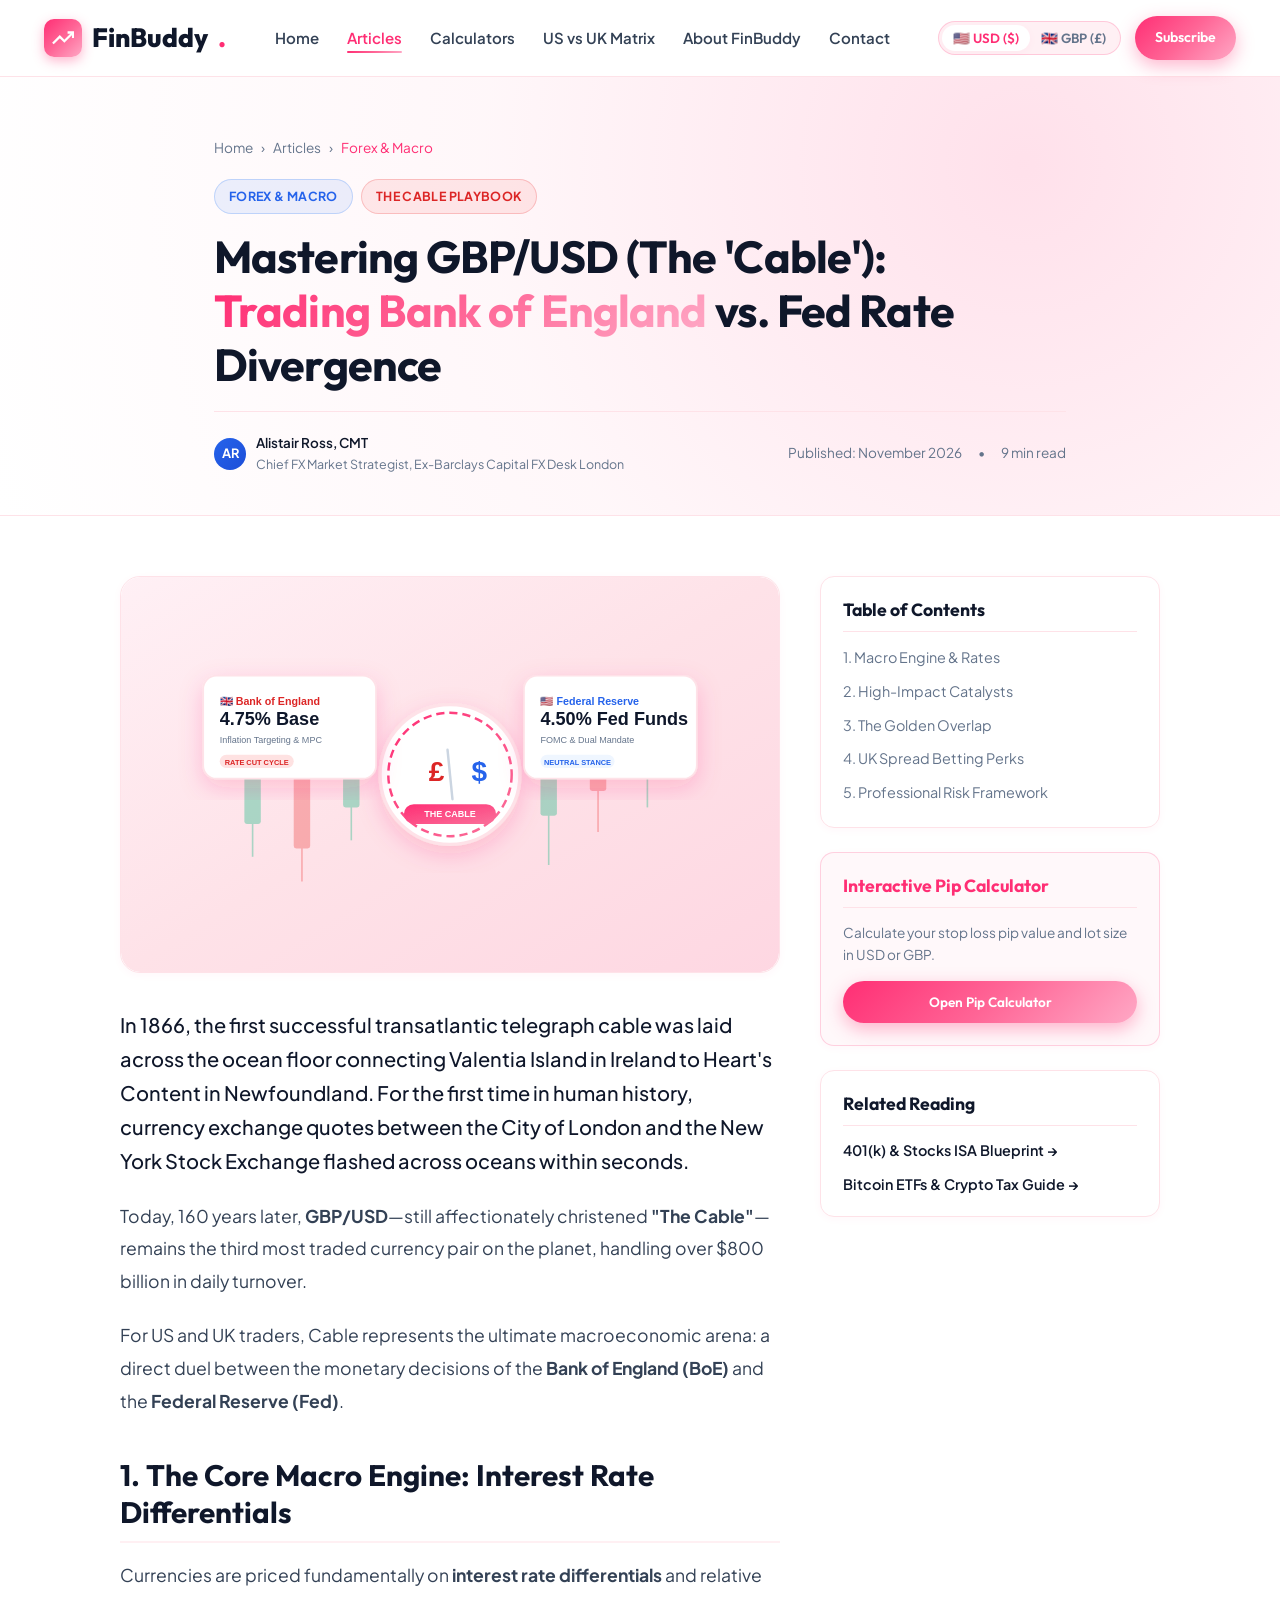
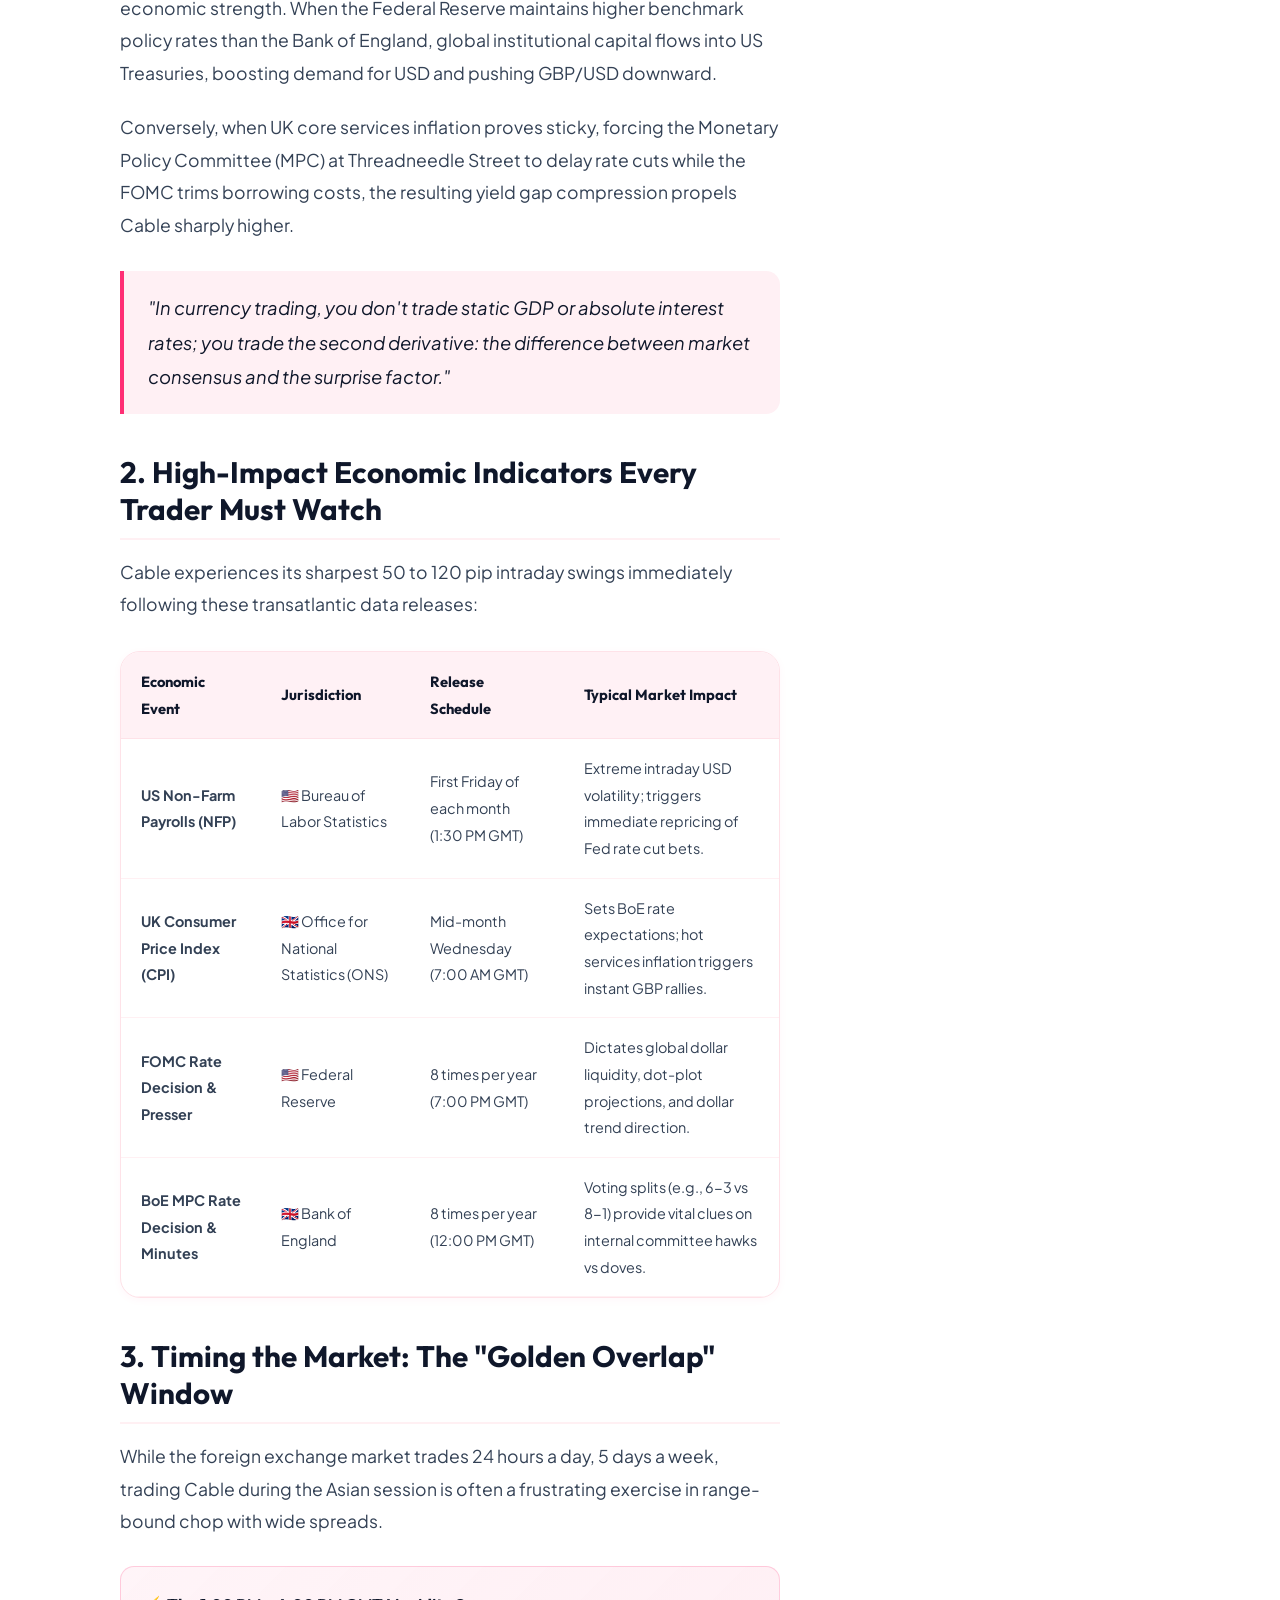
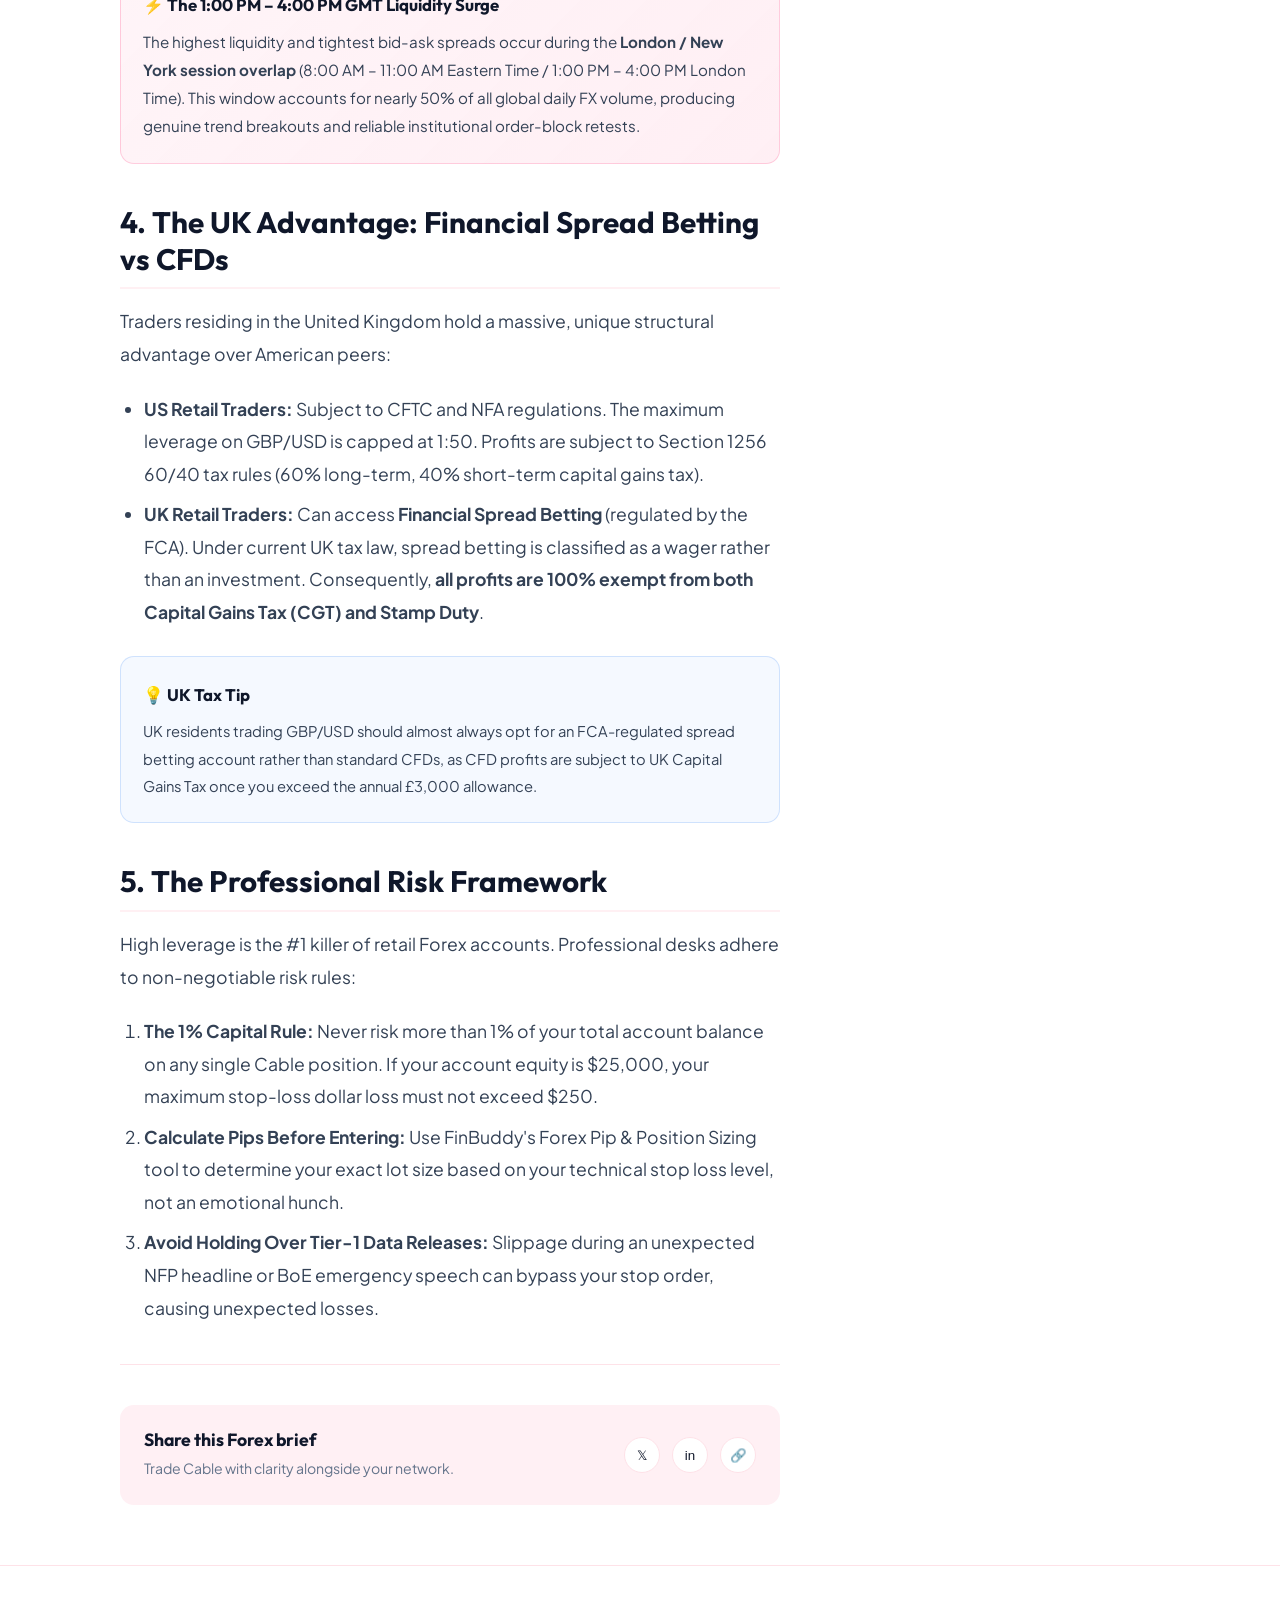
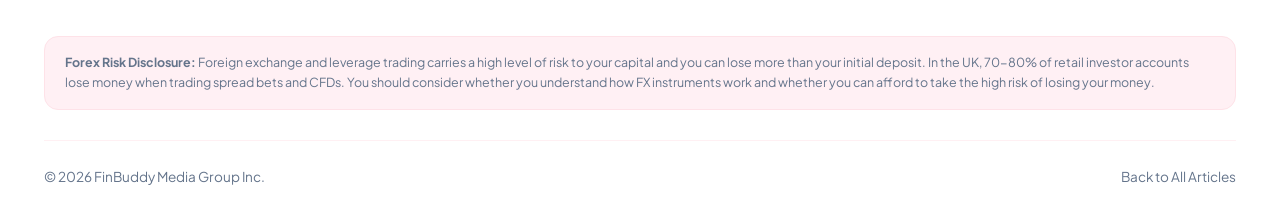
<file: post-forex-cable.html>
<!DOCTYPE html>
<html lang="en">
<head>
  <meta charset="UTF-8">
  <meta name="viewport" content="width=device-width, initial-scale=1.0">
  <title>Mastering GBP/USD (The 'Cable'): Trading BoE vs Fed Rate Divergence | FinBuddy</title>
  <meta name="description" content="An institutional playbook on trading GBP/USD (The Cable). Master Bank of England vs Federal Reserve monetary divergence, London-New York session overlaps, and spread betting tax perks.">
  <link rel="stylesheet" href="css/style.css">
</head>
<body>

  <!-- Reading Progress Bar -->
  <div id="reading-progress"></div>

  <!-- Header -->
  <header class="site-header">
    <div class="container navbar">
      <a href="index.html" class="brand-logo" aria-label="FinBuddy Homepage">
        <div class="logo-icon">
          <svg width="22" height="22" viewBox="0 0 24 24" fill="none" stroke="currentColor" stroke-width="2.5">
            <polyline points="23 6 13.5 15.5 8.5 10.5 1 18"></polyline>
            <polyline points="17 6 23 6 23 12"></polyline>
          </svg>
        </div>
        FinBuddy<span class="dot">.</span>
      </a>

      <nav>
        <ul class="nav-links" id="navLinks">
          <li><a href="index.html" class="nav-link">Home</a></li>
          <li><a href="blog.html" class="nav-link active">Articles</a></li>
          <li><a href="index.html#calculators" class="nav-link">Calculators</a></li>
          <li><a href="index.html#transatlantic-guide" class="nav-link">US vs UK Matrix</a></li>
          <li><a href="about.html" class="nav-link">About FinBuddy</a></li>
          <li><a href="contact.html" class="nav-link">Contact</a></li>
        </ul>
      </nav>

      <div class="nav-actions">
        <div class="currency-pill">
          <button id="btnCurUSD" class="currency-btn active">🇺🇸 USD ($)</button>
          <button id="btnCurGBP" class="currency-btn">🇬🇧 GBP (£)</button>
        </div>
        <a href="index.html#newsletter" class="btn btn-primary" style="padding: 10px 20px; font-size: 0.88rem;">Subscribe</a>
        <button class="mobile-toggle" id="mobileNavToggle" aria-label="Open menu">
          <svg width="24" height="24" viewBox="0 0 24 24" fill="none" stroke="currentColor" stroke-width="2">
            <line x1="3" y1="12" x2="21" y2="12"></line>
            <line x1="3" y1="6" x2="21" y2="6"></line>
            <line x1="3" y1="18" x2="21" y2="18"></line>
          </svg>
        </button>
      </div>
    </div>
  </header>

  <!-- Article Header -->
  <section class="article-header">
    <div class="container" style="max-width: 900px;">
      <div class="article-breadcrumbs">
        <a href="index.html">Home</a>
        <span>&rsaquo;</span>
        <a href="blog.html">Articles</a>
        <span>&rsaquo;</span>
        <span style="color: var(--primary);">Forex &amp; Macro</span>
      </div>

      <div style="display: flex; gap: 8px; margin-bottom: 16px;">
        <span class="badge forex">Forex &amp; Macro</span>
        <span class="badge" style="background: rgba(239, 68, 68, 0.1); color: #DC2626; border-color: rgba(239, 68, 68, 0.25);">The Cable Playbook</span>
      </div>

      <h1 class="article-main-title">
        Mastering GBP/USD (The 'Cable'): <span class="text-gradient">Trading Bank of England</span> vs. Fed Rate Divergence
      </h1>

      <div class="article-author-bar">
        <div class="author-chip">
          <div class="author-avatar" style="background: linear-gradient(135deg, #2563EB, #1D4ED8);">AR</div>
          <div>
            <div class="author-name">Alistair Ross, CMT</div>
            <div style="font-size: 0.78rem; color: var(--text-muted);">Chief FX Market Strategist, Ex-Barclays Capital FX Desk London</div>
          </div>
        </div>

        <div style="display: flex; align-items: center; gap: 16px; font-size: 0.85rem; color: var(--text-muted);">
          <span>Published: November 2026</span>
          <span>•</span>
          <span>9 min read</span>
        </div>
      </div>
    </div>
  </section>

  <!-- Article Content -->
  <main class="container">
    <div class="article-content-layout two-column" style="max-width: 1040px; margin: 0 auto;">
      <article class="article-body">
        <div style="margin-bottom: 35px; border-radius: var(--radius-lg); overflow: hidden; border: 1px solid var(--border-color); box-shadow: var(--shadow-sm);">
          <img src="images/blog-forex-cable.svg" alt="Forex GBP USD Cable graphic">
        </div>

        <p class="lead" style="font-size: 1.25rem; line-height: 1.7; color: var(--text-main); font-weight: 500;">
          In 1866, the first successful transatlantic telegraph cable was laid across the ocean floor connecting Valentia Island in Ireland to Heart's Content in Newfoundland. For the first time in human history, currency exchange quotes between the City of London and the New York Stock Exchange flashed across oceans within seconds.
        </p>

        <p>
          Today, 160 years later, <strong>GBP/USD</strong>—still affectionately christened <strong>"The Cable"</strong>—remains the third most traded currency pair on the planet, handling over $800 billion in daily turnover.
        </p>

        <p>
          For US and UK traders, Cable represents the ultimate macroeconomic arena: a direct duel between the monetary decisions of the <strong>Bank of England (BoE)</strong> and the <strong>Federal Reserve (Fed)</strong>.
        </p>

        <h2 id="interest-rate-mechanics">1. The Core Macro Engine: Interest Rate Differentials</h2>
        <p>
          Currencies are priced fundamentally on <strong>interest rate differentials</strong> and relative economic strength. When the Federal Reserve maintains higher benchmark policy rates than the Bank of England, global institutional capital flows into US Treasuries, boosting demand for USD and pushing GBP/USD downward.
        </p>
        <p>
          Conversely, when UK core services inflation proves sticky, forcing the Monetary Policy Committee (MPC) at Threadneedle Street to delay rate cuts while the FOMC trims borrowing costs, the resulting yield gap compression propels Cable sharply higher.
        </p>

        <blockquote>
          "In currency trading, you don't trade static GDP or absolute interest rates; you trade the second derivative: the difference between market consensus and the surprise factor."
        </blockquote>

        <h2 id="key-catalysts">2. High-Impact Economic Indicators Every Trader Must Watch</h2>
        <p>
          Cable experiences its sharpest 50 to 120 pip intraday swings immediately following these transatlantic data releases:
        </p>

        <div class="table-wrapper">
          <table class="comparison-table">
            <thead>
              <tr>
                <th>Economic Event</th>
                <th>Jurisdiction</th>
                <th>Release Schedule</th>
                <th>Typical Market Impact</th>
              </tr>
            </thead>
            <tbody>
              <tr>
                <td><strong>US Non-Farm Payrolls (NFP)</strong></td>
                <td>🇺🇸 Bureau of Labor Statistics</td>
                <td>First Friday of each month (1:30 PM GMT)</td>
                <td>Extreme intraday USD volatility; triggers immediate repricing of Fed rate cut bets.</td>
              </tr>
              <tr>
                <td><strong>UK Consumer Price Index (CPI)</strong></td>
                <td>🇬🇧 Office for National Statistics (ONS)</td>
                <td>Mid-month Wednesday (7:00 AM GMT)</td>
                <td>Sets BoE rate expectations; hot services inflation triggers instant GBP rallies.</td>
              </tr>
              <tr>
                <td><strong>FOMC Rate Decision &amp; Presser</strong></td>
                <td>🇺🇸 Federal Reserve</td>
                <td>8 times per year (7:00 PM GMT)</td>
                <td>Dictates global dollar liquidity, dot-plot projections, and dollar trend direction.</td>
              </tr>
              <tr>
                <td><strong>BoE MPC Rate Decision &amp; Minutes</strong></td>
                <td>🇬🇧 Bank of England</td>
                <td>8 times per year (12:00 PM GMT)</td>
                <td>Voting splits (e.g., 6-3 vs 8-1) provide vital clues on internal committee hawks vs doves.</td>
              </tr>
            </tbody>
          </table>
        </div>

        <h2 id="golden-overlap">3. Timing the Market: The "Golden Overlap" Window</h2>
        <p>
          While the foreign exchange market trades 24 hours a day, 5 days a week, trading Cable during the Asian session is often a frustrating exercise in range-bound chop with wide spreads.
        </p>

        <div class="callout-box">
          <div class="callout-title">
            <span>⚡ The 1:00 PM – 4:00 PM GMT Liquidity Surge</span>
          </div>
          <p style="margin-bottom: 0; font-size: 0.95rem;">
            The highest liquidity and tightest bid-ask spreads occur during the <strong>London / New York session overlap</strong> (8:00 AM – 11:00 AM Eastern Time / 1:00 PM – 4:00 PM London Time). This window accounts for nearly 50% of all global daily FX volume, producing genuine trend breakouts and reliable institutional order-block retests.
          </p>
        </div>

        <h2 id="uk-spread-betting">4. The UK Advantage: Financial Spread Betting vs CFDs</h2>
        <p>
          Traders residing in the United Kingdom hold a massive, unique structural advantage over American peers:
        </p>
        <ul>
          <li><strong>US Retail Traders:</strong> Subject to CFTC and NFA regulations. The maximum leverage on GBP/USD is capped at 1:50. Profits are subject to Section 1256 60/40 tax rules (60% long-term, 40% short-term capital gains tax).</li>
          <li><strong>UK Retail Traders:</strong> Can access <strong>Financial Spread Betting</strong> (regulated by the FCA). Under current UK tax law, spread betting is classified as a wager rather than an investment. Consequently, <strong>all profits are 100% exempt from both Capital Gains Tax (CGT) and Stamp Duty</strong>.</li>
        </ul>

        <div class="callout-box uk">
          <div class="callout-title">
            <span>💡 UK Tax Tip</span>
          </div>
          <p style="margin-bottom: 0; font-size: 0.92rem;">
            UK residents trading GBP/USD should almost always opt for an FCA-regulated spread betting account rather than standard CFDs, as CFD profits are subject to UK Capital Gains Tax once you exceed the annual £3,000 allowance.
          </p>
        </div>

        <h2 id="risk-framework">5. The Professional Risk Framework</h2>
        <p>
          High leverage is the #1 killer of retail Forex accounts. Professional desks adhere to non-negotiable risk rules:
        </p>
        <ol>
          <li><strong>The 1% Capital Rule:</strong> Never risk more than 1% of your total account balance on any single Cable position. If your account equity is $25,000, your maximum stop-loss dollar loss must not exceed $250.</li>
          <li><strong>Calculate Pips Before Entering:</strong> Use FinBuddy's Forex Pip &amp; Position Sizing tool to determine your exact lot size based on your technical stop loss level, not an emotional hunch.</li>
          <li><strong>Avoid Holding Over Tier-1 Data Releases:</strong> Slippage during an unexpected NFP headline or BoE emergency speech can bypass your stop order, causing unexpected losses.</li>
        </ol>

        <hr style="border: none; border-top: 1px solid var(--border-color); margin: 40px 0;">

        <!-- Share Bar -->
        <div style="background: var(--bg-subtle); padding: 24px; border-radius: var(--radius-md); display: flex; align-items: center; justify-content: space-between; flex-wrap: wrap; gap: 16px;">
          <div>
            <h4 style="margin-bottom: 4px;">Share this Forex brief</h4>
            <p style="font-size: 0.88rem; color: var(--text-muted); margin: 0;">Trade Cable with clarity alongside your network.</p>
          </div>
          <div class="share-bar" style="margin-top: 0;">
            <button class="share-btn" data-share="x" title="Share on X">𝕏</button>
            <button class="share-btn" data-share="linkedin" title="Share on LinkedIn">in</button>
            <button class="share-btn" data-share="copy" title="Copy Article Link">🔗</button>
          </div>
        </div>
      </article>

      <!-- Sidebar -->
      <aside class="sticky-sidebar">
        <div class="sidebar-widget">
          <h4 class="widget-title">Table of Contents</h4>
          <ul class="toc-list">
            <li><a href="#interest-rate-mechanics" class="toc-link">1. Macro Engine &amp; Rates</a></li>
            <li><a href="#key-catalysts" class="toc-link">2. High-Impact Catalysts</a></li>
            <li><a href="#golden-overlap" class="toc-link">3. The Golden Overlap</a></li>
            <li><a href="#uk-spread-betting" class="toc-link">4. UK Spread Betting Perks</a></li>
            <li><a href="#risk-framework" class="toc-link">5. Professional Risk Framework</a></li>
          </ul>
        </div>

        <div class="sidebar-widget" style="background: var(--bg-secondary); border-color: var(--primary-border);">
          <h4 class="widget-title" style="color: var(--primary);">Interactive Pip Calculator</h4>
          <p style="font-size: 0.85rem; color: var(--text-muted); margin-bottom: 14px;">
            Calculate your stop loss pip value and lot size in USD or GBP.
          </p>
          <a href="index.html#calculators" class="btn btn-primary" style="width: 100%; font-size: 0.85rem; padding: 10px 14px;">
            Open Pip Calculator
          </a>
        </div>

        <div class="sidebar-widget">
          <h4 class="widget-title">Related Reading</h4>
          <div style="display: flex; flex-direction: column; gap: 14px;">
            <a href="post-isa-401k.html" style="font-size: 0.9rem; font-weight: 600; line-height: 1.4; color: var(--text-main);">
              401(k) &amp; Stocks ISA Blueprint &rarr;
            </a>
            <a href="post-crypto-guide.html" style="font-size: 0.9rem; font-weight: 600; line-height: 1.4; color: var(--text-main);">
              Bitcoin ETFs &amp; Crypto Tax Guide &rarr;
            </a>
          </div>
        </div>
      </aside>
    </div>
  </main>

  <!-- Footer -->
  <footer class="site-footer">
    <div class="container">
      <div class="disclaimer-box">
        <strong>Forex Risk Disclosure:</strong> Foreign exchange and leverage trading carries a high level of risk to your capital and you can lose more than your initial deposit. In the UK, 70-80% of retail investor accounts lose money when trading spread bets and CFDs. You should consider whether you understand how FX instruments work and whether you can afford to take the high risk of losing your money.
      </div>
      <div class="footer-bottom">
        <div>&copy; 2026 FinBuddy Media Group Inc.</div>
        <div><a href="blog.html">Back to All Articles</a></div>
      </div>
    </div>
  </footer>

  <script src="js/main.js"></script>
</body>
</html>
</file>
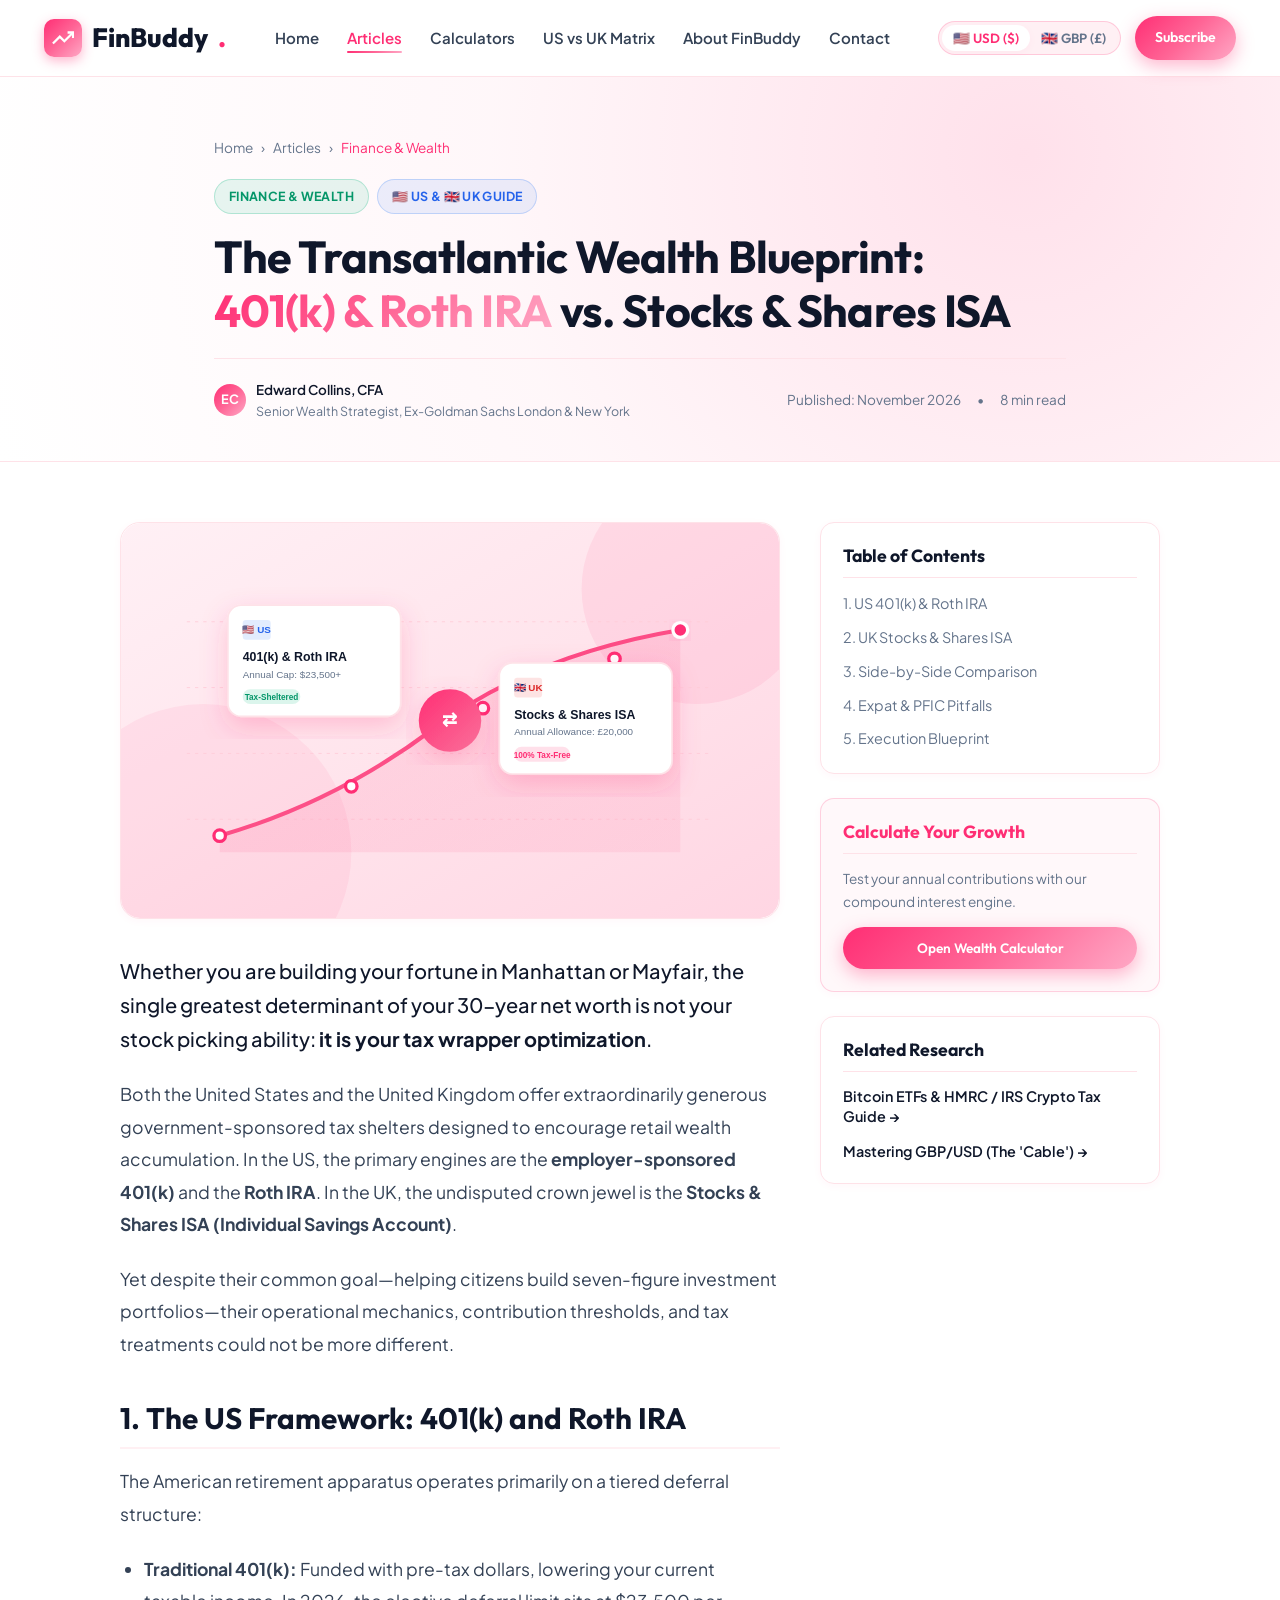
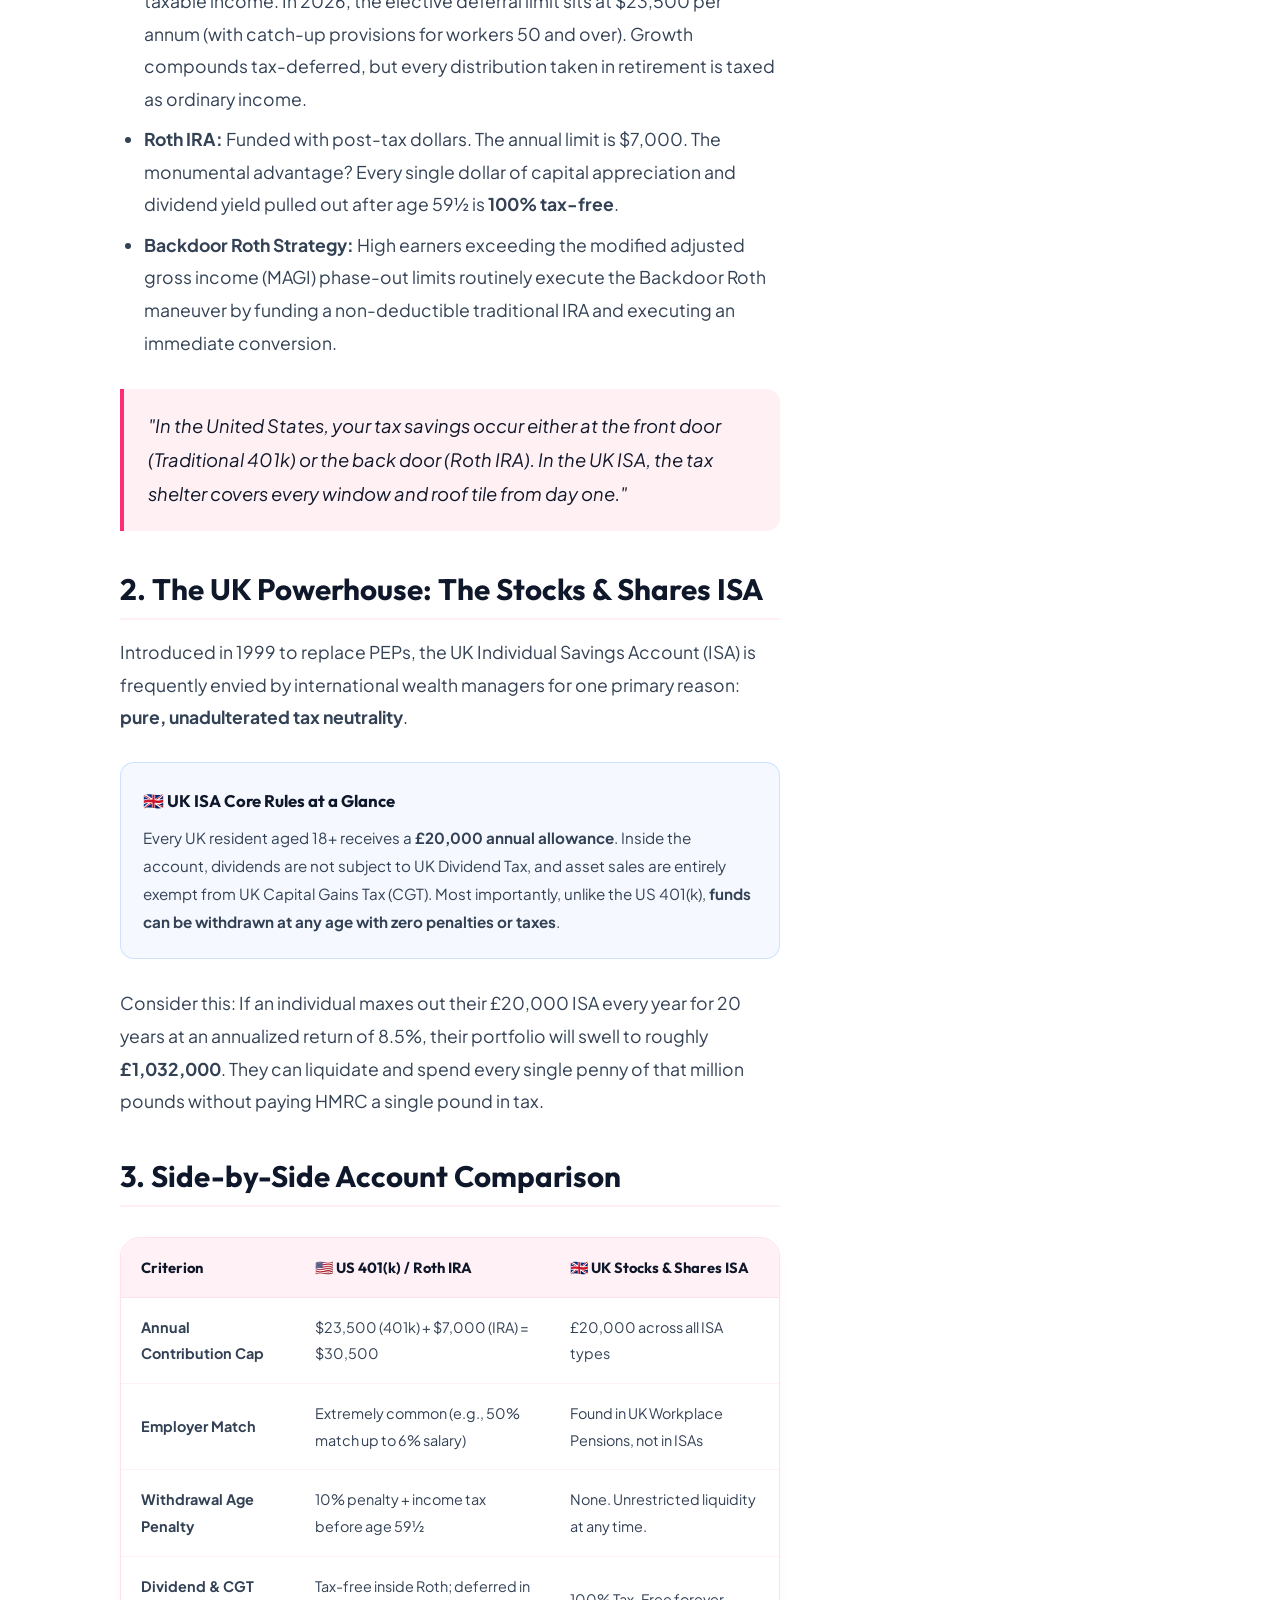
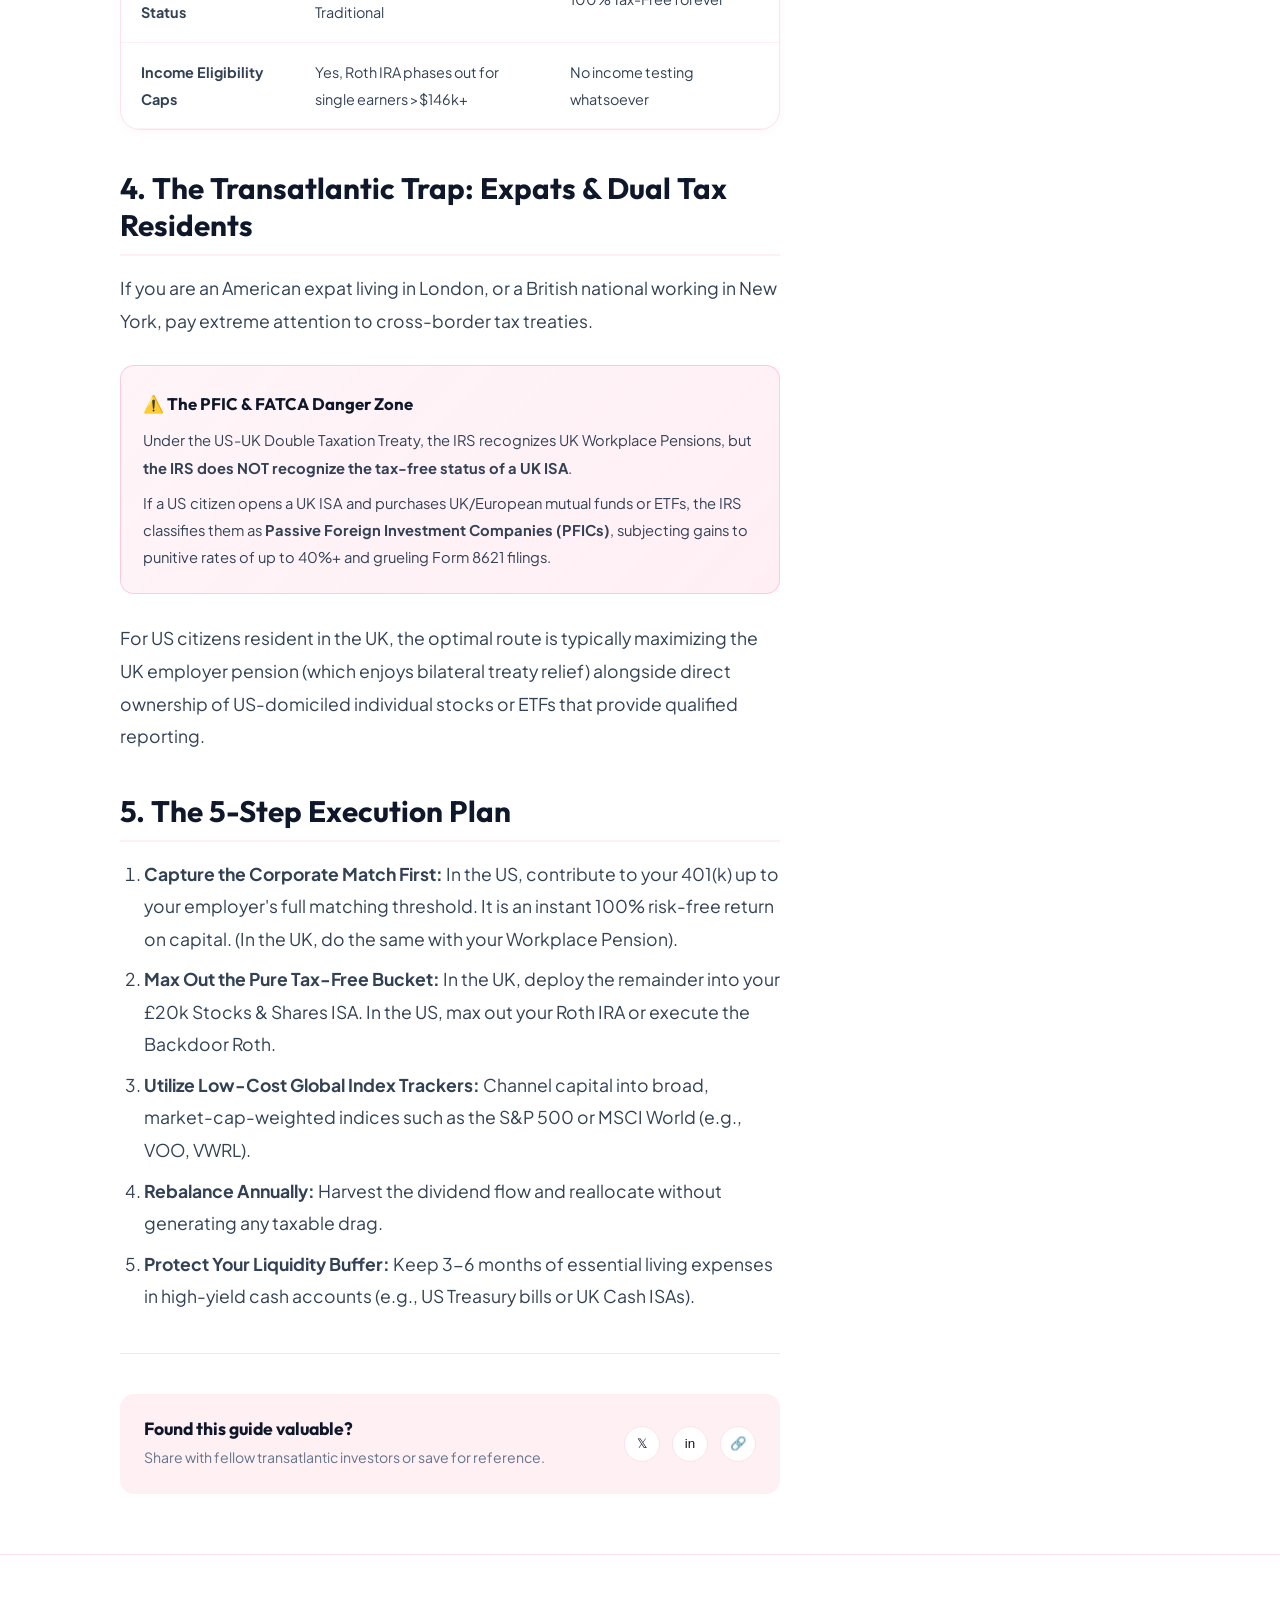
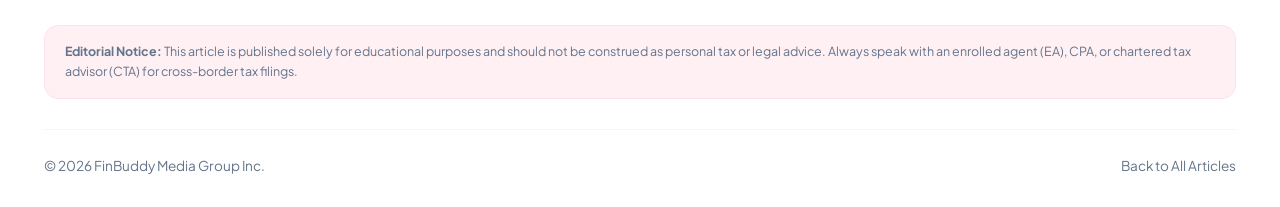
<file: post-isa-401k.html>
<!DOCTYPE html>
<html lang="en">
<head>
  <meta charset="UTF-8">
  <meta name="viewport" content="width=device-width, initial-scale=1.0">
  <title>The Transatlantic Wealth Blueprint: 401(k) & Roth IRA vs. Stocks & Shares ISA | FinBuddy</title>
  <meta name="description" content="A comprehensive comparison of US 401(k) and Roth IRAs against the UK Stocks & Shares ISA. Discover how to leverage tax-advantaged accounts to maximize transatlantic wealth.">
  <link rel="stylesheet" href="css/style.css">
</head>
<body>

  <!-- Reading Progress Bar -->
  <div id="reading-progress"></div>

  <!-- Header -->
  <header class="site-header">
    <div class="container navbar">
      <a href="index.html" class="brand-logo" aria-label="FinBuddy Homepage">
        <div class="logo-icon">
          <svg width="22" height="22" viewBox="0 0 24 24" fill="none" stroke="currentColor" stroke-width="2.5">
            <polyline points="23 6 13.5 15.5 8.5 10.5 1 18"></polyline>
            <polyline points="17 6 23 6 23 12"></polyline>
          </svg>
        </div>
        FinBuddy<span class="dot">.</span>
      </a>

      <nav>
        <ul class="nav-links" id="navLinks">
          <li><a href="index.html" class="nav-link">Home</a></li>
          <li><a href="blog.html" class="nav-link active">Articles</a></li>
          <li><a href="index.html#calculators" class="nav-link">Calculators</a></li>
          <li><a href="index.html#transatlantic-guide" class="nav-link">US vs UK Matrix</a></li>
          <li><a href="about.html" class="nav-link">About FinBuddy</a></li>
          <li><a href="contact.html" class="nav-link">Contact</a></li>
        </ul>
      </nav>

      <div class="nav-actions">
        <div class="currency-pill">
          <button id="btnCurUSD" class="currency-btn active">🇺🇸 USD ($)</button>
          <button id="btnCurGBP" class="currency-btn">🇬🇧 GBP (£)</button>
        </div>
        <a href="index.html#newsletter" class="btn btn-primary" style="padding: 10px 20px; font-size: 0.88rem;">Subscribe</a>
        <button class="mobile-toggle" id="mobileNavToggle" aria-label="Open menu">
          <svg width="24" height="24" viewBox="0 0 24 24" fill="none" stroke="currentColor" stroke-width="2">
            <line x1="3" y1="12" x2="21" y2="12"></line>
            <line x1="3" y1="6" x2="21" y2="6"></line>
            <line x1="3" y1="18" x2="21" y2="18"></line>
          </svg>
        </button>
      </div>
    </div>
  </header>

  <!-- Article Header -->
  <section class="article-header">
    <div class="container" style="max-width: 900px;">
      <div class="article-breadcrumbs">
        <a href="index.html">Home</a>
        <span>&rsaquo;</span>
        <a href="blog.html">Articles</a>
        <span>&rsaquo;</span>
        <span style="color: var(--primary);">Finance &amp; Wealth</span>
      </div>

      <div style="display: flex; gap: 8px; margin-bottom: 16px;">
        <span class="badge finance">Finance &amp; Wealth</span>
        <span class="badge" style="background: rgba(59, 130, 246, 0.1); color: #2563EB; border-color: rgba(59, 130, 246, 0.25);">🇺🇸 US &amp; 🇬🇧 UK Guide</span>
      </div>

      <h1 class="article-main-title">
        The Transatlantic Wealth Blueprint: <span class="text-gradient">401(k) &amp; Roth IRA</span> vs. Stocks &amp; Shares ISA
      </h1>

      <div class="article-author-bar">
        <div class="author-chip">
          <div class="author-avatar">EC</div>
          <div>
            <div class="author-name">Edward Collins, CFA</div>
            <div style="font-size: 0.78rem; color: var(--text-muted);">Senior Wealth Strategist, Ex-Goldman Sachs London &amp; New York</div>
          </div>
        </div>

        <div style="display: flex; align-items: center; gap: 16px; font-size: 0.85rem; color: var(--text-muted);">
          <span>Published: November 2026</span>
          <span>•</span>
          <span>8 min read</span>
        </div>
      </div>
    </div>
  </section>

  <!-- Article Body & Sidebar -->
  <main class="container">
    <div class="article-content-layout two-column" style="max-width: 1040px; margin: 0 auto;">
      <!-- Content Column -->
      <article class="article-body">
        <div style="margin-bottom: 35px; border-radius: var(--radius-lg); overflow: hidden; border: 1px solid var(--border-color); box-shadow: var(--shadow-sm);">
          <img src="images/blog-wealth-isa-401k.svg" alt="Transatlantic wealth illustration">
        </div>

        <p class="lead" style="font-size: 1.25rem; line-height: 1.7; color: var(--text-main); font-weight: 500;">
          Whether you are building your fortune in Manhattan or Mayfair, the single greatest determinant of your 30-year net worth is not your stock picking ability: <strong>it is your tax wrapper optimization</strong>.
        </p>

        <p>
          Both the United States and the United Kingdom offer extraordinarily generous government-sponsored tax shelters designed to encourage retail wealth accumulation. In the US, the primary engines are the <strong>employer-sponsored 401(k)</strong> and the <strong>Roth IRA</strong>. In the UK, the undisputed crown jewel is the <strong>Stocks &amp; Shares ISA (Individual Savings Account)</strong>.
        </p>

        <p>
          Yet despite their common goal—helping citizens build seven-figure investment portfolios—their operational mechanics, contribution thresholds, and tax treatments could not be more different.
        </p>

        <h2 id="us-framework">1. The US Framework: 401(k) and Roth IRA</h2>
        <p>
          The American retirement apparatus operates primarily on a tiered deferral structure:
        </p>

        <ul>
          <li>
            <strong>Traditional 401(k):</strong> Funded with pre-tax dollars, lowering your current taxable income. In 2026, the elective deferral limit sits at <span data-usd="23500">$23,500</span> per annum (with catch-up provisions for workers 50 and over). Growth compounds tax-deferred, but every distribution taken in retirement is taxed as ordinary income.
          </li>
          <li>
            <strong>Roth IRA:</strong> Funded with post-tax dollars. The annual limit is <span data-usd="7000">$7,000</span>. The monumental advantage? Every single dollar of capital appreciation and dividend yield pulled out after age 59½ is <strong>100% tax-free</strong>.
          </li>
          <li>
            <strong>Backdoor Roth Strategy:</strong> High earners exceeding the modified adjusted gross income (MAGI) phase-out limits routinely execute the Backdoor Roth maneuver by funding a non-deductible traditional IRA and executing an immediate conversion.
          </li>
        </ul>

        <blockquote>
          "In the United States, your tax savings occur either at the front door (Traditional 401k) or the back door (Roth IRA). In the UK ISA, the tax shelter covers every window and roof tile from day one."
        </blockquote>

        <h2 id="uk-framework">2. The UK Powerhouse: The Stocks &amp; Shares ISA</h2>
        <p>
          Introduced in 1999 to replace PEPs, the UK Individual Savings Account (ISA) is frequently envied by international wealth managers for one primary reason: <strong>pure, unadulterated tax neutrality</strong>.
        </p>

        <div class="callout-box uk">
          <div class="callout-title">
            <span>🇬🇧 UK ISA Core Rules at a Glance</span>
          </div>
          <p style="margin-bottom: 0; font-size: 0.95rem;">
            Every UK resident aged 18+ receives a <strong>£20,000 annual allowance</strong>. Inside the account, dividends are not subject to UK Dividend Tax, and asset sales are entirely exempt from UK Capital Gains Tax (CGT). Most importantly, unlike the US 401(k), <strong>funds can be withdrawn at any age with zero penalties or taxes</strong>.
          </p>
        </div>

        <p>
          Consider this: If an individual maxes out their £20,000 ISA every year for 20 years at an annualized return of 8.5%, their portfolio will swell to roughly <strong>£1,032,000</strong>. They can liquidate and spend every single penny of that million pounds without paying HMRC a single pound in tax.
        </p>

        <h2 id="side-by-side">3. Side-by-Side Account Comparison</h2>

        <div class="table-wrapper">
          <table class="comparison-table">
            <thead>
              <tr>
                <th>Criterion</th>
                <th>🇺🇸 US 401(k) / Roth IRA</th>
                <th>🇬🇧 UK Stocks &amp; Shares ISA</th>
              </tr>
            </thead>
            <tbody>
              <tr>
                <td><strong>Annual Contribution Cap</strong></td>
                <td>$23,500 (401k) + $7,000 (IRA) = $30,500</td>
                <td>£20,000 across all ISA types</td>
              </tr>
              <tr>
                <td><strong>Employer Match</strong></td>
                <td>Extremely common (e.g., 50% match up to 6% salary)</td>
                <td>Found in UK Workplace Pensions, not in ISAs</td>
              </tr>
              <tr>
                <td><strong>Withdrawal Age Penalty</strong></td>
                <td>10% penalty + income tax before age 59½</td>
                <td>None. Unrestricted liquidity at any time.</td>
              </tr>
              <tr>
                <td><strong>Dividend &amp; CGT Status</strong></td>
                <td>Tax-free inside Roth; deferred in Traditional</td>
                <td>100% Tax-Free forever</td>
              </tr>
              <tr>
                <td><strong>Income Eligibility Caps</strong></td>
                <td>Yes, Roth IRA phases out for single earners &gt;$146k+</td>
                <td>No income testing whatsoever</td>
              </tr>
            </tbody>
          </table>
        </div>

        <h2 id="cross-border-dangers">4. The Transatlantic Trap: Expats &amp; Dual Tax Residents</h2>
        <p>
          If you are an American expat living in London, or a British national working in New York, pay extreme attention to cross-border tax treaties.
        </p>

        <div class="callout-box">
          <div class="callout-title">
            <span>⚠️ The PFIC &amp; FATCA Danger Zone</span>
          </div>
          <p style="margin-bottom: 8px; font-size: 0.92rem;">
            Under the US-UK Double Taxation Treaty, the IRS recognizes UK Workplace Pensions, but <strong>the IRS does NOT recognize the tax-free status of a UK ISA</strong>. 
          </p>
          <p style="margin-bottom: 0; font-size: 0.92rem;">
            If a US citizen opens a UK ISA and purchases UK/European mutual funds or ETFs, the IRS classifies them as <strong>Passive Foreign Investment Companies (PFICs)</strong>, subjecting gains to punitive rates of up to 40%+ and grueling Form 8621 filings.
          </p>
        </div>

        <p>
          For US citizens resident in the UK, the optimal route is typically maximizing the UK employer pension (which enjoys bilateral treaty relief) alongside direct ownership of US-domiciled individual stocks or ETFs that provide qualified reporting.
        </p>

        <h2 id="blueprint-steps">5. The 5-Step Execution Plan</h2>
        <ol>
          <li><strong>Capture the Corporate Match First:</strong> In the US, contribute to your 401(k) up to your employer's full matching threshold. It is an instant 100% risk-free return on capital. (In the UK, do the same with your Workplace Pension).</li>
          <li><strong>Max Out the Pure Tax-Free Bucket:</strong> In the UK, deploy the remainder into your £20k Stocks &amp; Shares ISA. In the US, max out your Roth IRA or execute the Backdoor Roth.</li>
          <li><strong>Utilize Low-Cost Global Index Trackers:</strong> Channel capital into broad, market-cap-weighted indices such as the S&amp;P 500 or MSCI World (e.g., VOO, VWRL).</li>
          <li><strong>Rebalance Annually:</strong> Harvest the dividend flow and reallocate without generating any taxable drag.</li>
          <li><strong>Protect Your Liquidity Buffer:</strong> Keep 3-6 months of essential living expenses in high-yield cash accounts (e.g., US Treasury bills or UK Cash ISAs).</li>
        </ol>

        <hr style="border: none; border-top: 1px solid var(--border-color); margin: 40px 0;">

        <!-- Share & Discussion Bar -->
        <div style="background: var(--bg-subtle); padding: 24px; border-radius: var(--radius-md); display: flex; align-items: center; justify-content: space-between; flex-wrap: wrap; gap: 16px;">
          <div>
            <h4 style="margin-bottom: 4px;">Found this guide valuable?</h4>
            <p style="font-size: 0.88rem; color: var(--text-muted); margin: 0;">Share with fellow transatlantic investors or save for reference.</p>
          </div>
          <div class="share-bar" style="margin-top: 0;">
            <button class="share-btn" data-share="x" title="Share on X">𝕏</button>
            <button class="share-btn" data-share="linkedin" title="Share on LinkedIn">in</button>
            <button class="share-btn" data-share="copy" title="Copy Article Link">🔗</button>
          </div>
        </div>
      </article>

      <!-- Sidebar -->
      <aside class="sticky-sidebar">
        <!-- Table of contents widget -->
        <div class="sidebar-widget">
          <h4 class="widget-title">Table of Contents</h4>
          <ul class="toc-list">
            <li><a href="#us-framework" class="toc-link">1. US 401(k) &amp; Roth IRA</a></li>
            <li><a href="#uk-framework" class="toc-link">2. UK Stocks &amp; Shares ISA</a></li>
            <li><a href="#side-by-side" class="toc-link">3. Side-by-Side Comparison</a></li>
            <li><a href="#cross-border-dangers" class="toc-link">4. Expat &amp; PFIC Pitfalls</a></li>
            <li><a href="#blueprint-steps" class="toc-link">5. Execution Blueprint</a></li>
          </ul>
        </div>

        <!-- Quick Calculator Box -->
        <div class="sidebar-widget" style="background: var(--bg-secondary); border-color: var(--primary-border);">
          <h4 class="widget-title" style="color: var(--primary);">Calculate Your Growth</h4>
          <p style="font-size: 0.85rem; color: var(--text-muted); margin-bottom: 14px;">
            Test your annual contributions with our compound interest engine.
          </p>
          <a href="index.html#calculators" class="btn btn-primary" style="width: 100%; font-size: 0.85rem; padding: 10px 14px;">
            Open Wealth Calculator
          </a>
        </div>

        <!-- Next Reads -->
        <div class="sidebar-widget">
          <h4 class="widget-title">Related Research</h4>
          <div style="display: flex; flex-direction: column; gap: 14px;">
            <a href="post-crypto-guide.html" style="font-size: 0.9rem; font-weight: 600; line-height: 1.4; color: var(--text-main);">
              Bitcoin ETFs &amp; HMRC / IRS Crypto Tax Guide &rarr;
            </a>
            <a href="post-forex-cable.html" style="font-size: 0.9rem; font-weight: 600; line-height: 1.4; color: var(--text-main);">
              Mastering GBP/USD (The 'Cable') &rarr;
            </a>
          </div>
        </div>
      </aside>
    </div>
  </main>

  <!-- Footer -->
  <footer class="site-footer">
    <div class="container">
      <div class="disclaimer-box">
        <strong>Editorial Notice:</strong> This article is published solely for educational purposes and should not be construed as personal tax or legal advice. Always speak with an enrolled agent (EA), CPA, or chartered tax advisor (CTA) for cross-border tax filings.
      </div>
      <div class="footer-bottom">
        <div>&copy; 2026 FinBuddy Media Group Inc.</div>
        <div><a href="blog.html">Back to All Articles</a></div>
      </div>
    </div>
  </footer>

  <script src="js/main.js"></script>
</body>
</html>
</file>
<file: css/style.css>
/* ==========================================================================
   FINBUDDY - White & Pink Luxury Fintech Theme
   Targeting USA & UK Investors | Finance, Crypto & Forex
   ========================================================================== */

@import url('https://fonts.googleapis.com/css2?family=Outfit:wght@300;400;500;600;700;800&family=Plus+Jakarta+Sans:wght@300;400;500;600;700;800&display=swap');

:root {
  /* Colors */
  --bg-primary: #FFFFFF;
  --bg-secondary: #FFF8FA;
  --bg-subtle: #FFF0F4;
  --bg-card: #FFFFFF;
  --bg-card-hover: #FFF9FA;
  
  --primary: #FF2E74;
  --primary-light: #FF5A92;
  --primary-dark: #D81457;
  --primary-soft: rgba(255, 46, 116, 0.08);
  --primary-border: rgba(255, 46, 116, 0.2);
  --primary-glow: rgba(255, 46, 116, 0.25);
  
  --accent-pink: #FA709A;
  --accent-rose: #FB7185;
  --accent-gradient: linear-gradient(135deg, #FF2E74 0%, #FF6596 50%, #FFA8C5 100%);
  --accent-gradient-subtle: linear-gradient(135deg, rgba(255, 46, 116, 0.06) 0%, rgba(250, 112, 154, 0.12) 100%);
  --hero-gradient: radial-gradient(circle at 80% 20%, rgba(255, 168, 197, 0.35) 0%, rgba(255, 245, 248, 0.8) 50%, #FFFFFF 100%);
  
  --text-main: #0F172A;
  --text-body: #334155;
  --text-muted: #64748B;
  --text-light: #94A3B8;
  
  --success: #10B981;
  --success-bg: rgba(16, 185, 129, 0.1);
  --danger: #EF4444;
  --danger-bg: rgba(239, 68, 68, 0.1);
  
  --border-color: #FEE2E8;
  --border-light: #FFF0F3;
  --shadow-sm: 0 2px 8px rgba(255, 46, 116, 0.04);
  --shadow-md: 0 8px 24px rgba(255, 46, 116, 0.08);
  --shadow-lg: 0 16px 40px rgba(255, 46, 116, 0.12);
  --shadow-glow: 0 0 25px rgba(255, 46, 116, 0.28);
  
  /* Fonts */
  --font-heading: 'Outfit', sans-serif;
  --font-body: 'Plus Jakarta Sans', sans-serif;
  
  /* Layout */
  --max-width: 1240px;
  --radius-sm: 8px;
  --radius-md: 14px;
  --radius-lg: 20px;
  --radius-full: 9999px;
  --transition: all 0.25s cubic-bezier(0.16, 1, 0.3, 1);
}

/* Base Reset */
*, *::before, *::after {
  box-sizing: border-box;
  margin: 0;
  padding: 0;
}

html {
  scroll-behavior: smooth;
  font-size: 16px;
}

body {
  font-family: var(--font-body);
  background-color: var(--bg-primary);
  color: var(--text-body);
  line-height: 1.65;
  -webkit-font-smoothing: antialiased;
  overflow-x: hidden;
}

a {
  color: inherit;
  text-decoration: none;
  transition: var(--transition);
}

img {
  max-width: 100%;
  height: auto;
  display: block;
}

h1, h2, h3, h4, h5, h6 {
  font-family: var(--font-heading);
  color: var(--text-main);
  line-height: 1.25;
  font-weight: 700;
}

/* Reading Progress Bar */
#reading-progress {
  position: fixed;
  top: 0;
  left: 0;
  height: 4px;
  background: var(--accent-gradient);
  z-index: 1000;
  width: 0%;
  transition: width 0.1s ease;
  box-shadow: 0 0 10px rgba(255, 46, 116, 0.5);
}

/* Utilities */
.container {
  max-width: var(--max-width);
  margin: 0 auto;
  padding: 0 24px;
}

.text-gradient {
  background: var(--accent-gradient);
  -webkit-background-clip: text;
  -webkit-text-fill-color: transparent;
  display: inline-block;
}

.badge {
  display: inline-flex;
  align-items: center;
  gap: 6px;
  padding: 6px 14px;
  border-radius: var(--radius-full);
  font-size: 0.78rem;
  font-weight: 700;
  letter-spacing: 0.03em;
  text-transform: uppercase;
  background: var(--primary-soft);
  color: var(--primary);
  border: 1px solid var(--primary-border);
}

.badge.crypto {
  background: rgba(245, 158, 11, 0.1);
  color: #D97706;
  border-color: rgba(245, 158, 11, 0.25);
}

.badge.forex {
  background: rgba(59, 130, 246, 0.1);
  color: #2563EB;
  border-color: rgba(59, 130, 246, 0.25);
}

.badge.finance {
  background: rgba(16, 185, 129, 0.1);
  color: #059669;
  border-color: rgba(16, 185, 129, 0.25);
}

.btn {
  display: inline-flex;
  align-items: center;
  justify-content: center;
  gap: 8px;
  font-family: var(--font-heading);
  font-weight: 600;
  font-size: 0.95rem;
  padding: 12px 26px;
  border-radius: var(--radius-full);
  border: none;
  cursor: pointer;
  transition: var(--transition);
}

.btn-primary {
  background: var(--accent-gradient);
  color: #FFFFFF;
  box-shadow: 0 6px 18px rgba(255, 46, 116, 0.35);
}

.btn-primary:hover {
  transform: translateY(-2px);
  box-shadow: 0 10px 25px rgba(255, 46, 116, 0.45);
}

.btn-secondary {
  background: #FFFFFF;
  color: var(--text-main);
  border: 1.5px solid var(--border-color);
  box-shadow: var(--shadow-sm);
}

.btn-secondary:hover {
  border-color: var(--primary);
  color: var(--primary);
  transform: translateY(-2px);
  box-shadow: var(--shadow-md);
}

/* ==========================================================================
   Top Market Ticker Tape
   ========================================================================== */
.ticker-tape-container {
  background: #FFF1F5;
  border-bottom: 1px solid var(--border-color);
  font-size: 0.82rem;
  font-weight: 600;
  padding: 8px 0;
  overflow: hidden;
  white-space: nowrap;
  position: relative;
}

.ticker-tape-track {
  display: inline-flex;
  gap: 36px;
  animation: tickerScroll 35s linear infinite;
}

.ticker-tape-container:hover .ticker-tape-track {
  animation-play-state: paused;
}

@keyframes tickerScroll {
  0% { transform: translateX(0); }
  100% { transform: translateX(-50%); }
}

.ticker-item {
  display: inline-flex;
  align-items: center;
  gap: 8px;
  color: var(--text-main);
}

.ticker-symbol {
  font-weight: 700;
  color: var(--primary-dark);
}

.ticker-change.pos {
  color: var(--success);
}

.ticker-change.neg {
  color: var(--danger);
}

/* ==========================================================================
   Header & Navbar
   ========================================================================== */
.site-header {
  position: sticky;
  top: 0;
  z-index: 100;
  background: rgba(255, 255, 255, 0.92);
  backdrop-filter: blur(14px);
  -webkit-backdrop-filter: blur(14px);
  border-bottom: 1px solid var(--border-color);
  transition: var(--transition);
}

.navbar {
  display: flex;
  align-items: center;
  justify-content: space-between;
  height: 76px;
}

.brand-logo {
  display: flex;
  align-items: center;
  gap: 10px;
  font-family: var(--font-heading);
  font-size: 1.65rem;
  font-weight: 800;
  color: var(--text-main);
}

.logo-icon {
  width: 38px;
  height: 38px;
  background: var(--accent-gradient);
  border-radius: 10px;
  display: flex;
  align-items: center;
  justify-content: center;
  color: #FFFFFF;
  box-shadow: 0 4px 12px rgba(255, 46, 116, 0.35);
}

.brand-logo span.dot {
  color: var(--primary);
}

.nav-links {
  display: flex;
  align-items: center;
  gap: 28px;
  list-style: none;
}

.nav-link {
  font-weight: 600;
  font-size: 0.94rem;
  color: var(--text-body);
  position: relative;
  padding: 6px 0;
}

.nav-link:hover,
.nav-link.active {
  color: var(--primary);
}

.nav-link.active::after,
.nav-link:hover::after {
  content: '';
  position: absolute;
  bottom: 0;
  left: 0;
  width: 100%;
  height: 2px;
  background: var(--accent-gradient);
  border-radius: 2px;
}

.nav-actions {
  display: flex;
  align-items: center;
  gap: 14px;
}

/* Region / Currency Switcher */
.currency-pill {
  display: inline-flex;
  align-items: center;
  background: var(--bg-subtle);
  border: 1px solid var(--primary-border);
  border-radius: var(--radius-full);
  padding: 3px;
  font-size: 0.8rem;
  font-weight: 700;
  cursor: pointer;
}

.currency-btn {
  border: none;
  background: transparent;
  padding: 5px 11px;
  border-radius: var(--radius-full);
  cursor: pointer;
  color: var(--text-muted);
  font-weight: 600;
  font-family: var(--font-heading);
  transition: var(--transition);
}

.currency-btn.active {
  background: #FFFFFF;
  color: var(--primary);
  box-shadow: var(--shadow-sm);
}

.mobile-toggle {
  display: none;
  background: none;
  border: none;
  font-size: 1.5rem;
  color: var(--text-main);
  cursor: pointer;
}

/* ==========================================================================
   Hero Section
   ========================================================================== */
.hero-section {
  position: relative;
  background: var(--hero-gradient);
  padding: 85px 0 60px;
  border-bottom: 1px solid var(--border-color);
  overflow: hidden;
}

.hero-glow-blob {
  position: absolute;
  top: -120px;
  right: -100px;
  width: 550px;
  height: 550px;
  background: radial-gradient(circle, rgba(255, 46, 116, 0.16) 0%, rgba(255, 255, 255, 0) 70%);
  pointer-events: none;
  z-index: 0;
}

.hero-grid {
  display: grid;
  grid-template-columns: 1.15fr 0.85fr;
  gap: 50px;
  align-items: center;
  position: relative;
  z-index: 1;
}

.hero-tagline {
  margin-bottom: 16px;
}

.hero-title {
  font-size: 3.4rem;
  line-height: 1.12;
  margin-bottom: 22px;
  letter-spacing: -0.02em;
}

.hero-desc {
  font-size: 1.15rem;
  color: var(--text-body);
  margin-bottom: 32px;
  max-width: 540px;
  line-height: 1.7;
}

.hero-cta-group {
  display: flex;
  align-items: center;
  gap: 16px;
  flex-wrap: wrap;
  margin-bottom: 35px;
}

.hero-trust-row {
  display: flex;
  align-items: center;
  gap: 24px;
  padding-top: 18px;
  border-top: 1px solid rgba(255, 46, 116, 0.15);
}

.trust-item {
  display: flex;
  align-items: center;
  gap: 8px;
  font-size: 0.85rem;
  font-weight: 600;
  color: var(--text-muted);
}

.trust-flag {
  font-size: 1.25rem;
}

/* Hero Interactive Card / Market Overview */
.hero-visual-card {
  background: rgba(255, 255, 255, 0.95);
  backdrop-filter: blur(20px);
  border-radius: var(--radius-lg);
  border: 1px solid var(--border-color);
  box-shadow: var(--shadow-lg);
  padding: 28px;
  position: relative;
}

.hero-card-header {
  display: flex;
  align-items: center;
  justify-content: space-between;
  margin-bottom: 20px;
  padding-bottom: 14px;
  border-bottom: 1px solid var(--border-color);
}

.hero-card-title {
  font-size: 1rem;
  font-weight: 700;
  color: var(--text-main);
  display: flex;
  align-items: center;
  gap: 8px;
}

.live-pulse {
  width: 9px;
  height: 9px;
  background-color: var(--success);
  border-radius: 50%;
  box-shadow: 0 0 0 0 rgba(16, 185, 129, 0.7);
  animation: pulse 1.8s infinite;
}

@keyframes pulse {
  0% { box-shadow: 0 0 0 0 rgba(16, 185, 129, 0.6); }
  70% { box-shadow: 0 0 0 8px rgba(16, 185, 129, 0); }
  100% { box-shadow: 0 0 0 0 rgba(16, 185, 129, 0); }
}

.market-stat-rows {
  display: flex;
  flex-direction: column;
  gap: 14px;
}

.market-stat-row {
  display: flex;
  align-items: center;
  justify-content: space-between;
  padding: 12px 14px;
  background: var(--bg-secondary);
  border-radius: var(--radius-md);
  border: 1px solid var(--border-light);
  transition: var(--transition);
}

.market-stat-row:hover {
  border-color: var(--primary-border);
  transform: translateX(4px);
  background: var(--bg-subtle);
}

.stat-left {
  display: flex;
  align-items: center;
  gap: 12px;
}

.stat-avatar {
  width: 38px;
  height: 38px;
  border-radius: 10px;
  display: flex;
  align-items: center;
  justify-content: center;
  font-weight: 700;
  font-size: 0.95rem;
}

.stat-avatar.btc { background: #FEF3C7; color: #D97706; }
.stat-avatar.fx  { background: #DBEAFE; color: #2563EB; }
.stat-avatar.sp  { background: #D1FAE5; color: #059669; }

.stat-name {
  font-weight: 700;
  font-size: 0.92rem;
  color: var(--text-main);
}

.stat-sub {
  font-size: 0.78rem;
  color: var(--text-muted);
}

.stat-right {
  text-align: right;
}

.stat-price {
  font-family: var(--font-heading);
  font-weight: 700;
  font-size: 0.98rem;
  color: var(--text-main);
}

.stat-delta {
  font-size: 0.8rem;
  font-weight: 600;
}

/* Quick Transatlantic Comparison Banner inside card */
.transatlantic-mini-badge {
  margin-top: 18px;
  padding: 12px;
  background: linear-gradient(135deg, rgba(255, 46, 116, 0.08), rgba(250, 112, 154, 0.15));
  border-radius: var(--radius-md);
  display: flex;
  align-items: center;
  justify-content: space-between;
  font-size: 0.82rem;
}

/* ==========================================================================
   Section Headers
   ========================================================================== */
.section {
  padding: 85px 0;
}

.section-bg {
  background-color: var(--bg-secondary);
}

.section-head {
  text-align: center;
  max-width: 660px;
  margin: 0 auto 50px;
}

.section-head .badge {
  margin-bottom: 14px;
}

.section-title {
  font-size: 2.3rem;
  margin-bottom: 14px;
  letter-spacing: -0.01em;
}

.section-desc {
  font-size: 1.05rem;
  color: var(--text-muted);
}

/* ==========================================================================
   Blog Posts Grid & Card Designs
   ========================================================================== */
.posts-grid {
  display: grid;
  grid-template-columns: repeat(3, 1fr);
  gap: 30px;
}

.post-card {
  background: #FFFFFF;
  border-radius: var(--radius-lg);
  border: 1px solid var(--border-color);
  overflow: hidden;
  box-shadow: var(--shadow-sm);
  transition: var(--transition);
  display: flex;
  flex-direction: column;
}

.post-card:hover {
  transform: translateY(-6px);
  box-shadow: var(--shadow-lg);
  border-color: var(--primary-light);
}

.post-card-thumb {
  position: relative;
  height: 220px;
  overflow: hidden;
  background: var(--bg-subtle);
}

.post-card-thumb img {
  width: 100%;
  height: 100%;
  object-fit: cover;
  transition: transform 0.5s ease;
}

.post-card:hover .post-card-thumb img {
  transform: scale(1.05);
}

.post-badge-pos {
  position: absolute;
  top: 14px;
  left: 14px;
  z-index: 2;
  box-shadow: 0 4px 10px rgba(0, 0, 0, 0.08);
}

.post-flag-tag {
  position: absolute;
  top: 14px;
  right: 14px;
  background: rgba(255, 255, 255, 0.92);
  backdrop-filter: blur(8px);
  padding: 4px 10px;
  border-radius: var(--radius-full);
  font-size: 0.78rem;
  font-weight: 700;
  color: var(--text-main);
  border: 1px solid var(--border-color);
}

.post-card-body {
  padding: 24px;
  display: flex;
  flex-direction: column;
  flex-grow: 1;
}

.post-meta-row {
  display: flex;
  align-items: center;
  gap: 14px;
  font-size: 0.82rem;
  color: var(--text-muted);
  margin-bottom: 12px;
}

.post-meta-item {
  display: flex;
  align-items: center;
  gap: 5px;
}

.post-card-title {
  font-size: 1.25rem;
  line-height: 1.35;
  margin-bottom: 12px;
  font-weight: 700;
  transition: var(--transition);
}

.post-card:hover .post-card-title {
  color: var(--primary);
}

.post-card-excerpt {
  font-size: 0.92rem;
  color: var(--text-body);
  line-height: 1.6;
  margin-bottom: 20px;
  flex-grow: 1;
}

.post-card-footer {
  display: flex;
  align-items: center;
  justify-content: space-between;
  padding-top: 16px;
  border-top: 1px solid var(--border-color);
}

.author-chip {
  display: flex;
  align-items: center;
  gap: 10px;
}

.author-avatar {
  width: 32px;
  height: 32px;
  border-radius: 50%;
  background: var(--accent-gradient);
  color: #fff;
  display: flex;
  align-items: center;
  justify-content: center;
  font-weight: 700;
  font-size: 0.8rem;
}

.author-name {
  font-size: 0.84rem;
  font-weight: 600;
  color: var(--text-main);
}

.read-link {
  font-size: 0.88rem;
  font-weight: 700;
  color: var(--primary);
  display: inline-flex;
  align-items: center;
  gap: 4px;
}

.post-card:hover .read-link {
  gap: 8px;
}

/* ==========================================================================
   Interactive Financial Tools / Calculators
   ========================================================================== */
.tools-grid {
  display: grid;
  grid-template-columns: 1fr 1fr;
  gap: 30px;
}

.tool-card {
  background: #FFFFFF;
  border-radius: var(--radius-lg);
  border: 1px solid var(--border-color);
  padding: 32px;
  box-shadow: var(--shadow-md);
  position: relative;
  overflow: hidden;
}

.tool-card::before {
  content: '';
  position: absolute;
  top: 0;
  left: 0;
  right: 0;
  height: 4px;
  background: var(--accent-gradient);
}

.tool-card-head {
  margin-bottom: 24px;
}

.tool-title {
  font-size: 1.45rem;
  margin-bottom: 6px;
}

.tool-desc {
  font-size: 0.9rem;
  color: var(--text-muted);
}

.calculator-form {
  display: flex;
  flex-direction: column;
  gap: 18px;
}

.form-group {
  display: flex;
  flex-direction: column;
  gap: 6px;
}

.form-label {
  font-size: 0.86rem;
  font-weight: 600;
  color: var(--text-main);
  display: flex;
  justify-content: space-between;
}

.form-input {
  width: 100%;
  padding: 12px 16px;
  border-radius: var(--radius-md);
  border: 1.5px solid var(--border-color);
  font-family: var(--font-body);
  font-size: 0.95rem;
  background: #FFFFFF;
  color: var(--text-main);
  outline: none;
  transition: var(--transition);
}

.form-input:focus {
  border-color: var(--primary);
  box-shadow: 0 0 0 4px var(--primary-soft);
}

.calculator-results {
  margin-top: 22px;
  padding: 20px;
  background: var(--bg-subtle);
  border-radius: var(--radius-md);
  border: 1px solid var(--border-color);
}

.result-row {
  display: flex;
  justify-content: space-between;
  align-items: center;
  margin-bottom: 10px;
}

.result-row:last-child {
  margin-bottom: 0;
  padding-top: 10px;
  border-top: 1px dashed var(--primary-border);
}

.result-label {
  font-size: 0.88rem;
  font-weight: 500;
  color: var(--text-body);
}

.result-value {
  font-family: var(--font-heading);
  font-weight: 700;
  font-size: 1.15rem;
  color: var(--text-main);
}

.result-value.highlight {
  color: var(--primary);
  font-size: 1.35rem;
}

/* ==========================================================================
   US vs UK Transatlantic Wealth Comparison Table
   ========================================================================== */
.table-wrapper {
  overflow-x: auto;
  background: #FFFFFF;
  border-radius: var(--radius-lg);
  border: 1px solid var(--border-color);
  box-shadow: var(--shadow-sm);
  margin-top: 30px;
}

.comparison-table {
  width: 100%;
  border-collapse: collapse;
  text-align: left;
}

.comparison-table th {
  background: #FFF1F5;
  color: var(--text-main);
  font-family: var(--font-heading);
  font-size: 0.92rem;
  font-weight: 700;
  padding: 16px 20px;
  border-bottom: 1px solid var(--border-color);
}

.comparison-table td {
  padding: 16px 20px;
  border-bottom: 1px solid var(--border-light);
  font-size: 0.9rem;
  color: var(--text-body);
}

.comparison-table tr:hover td {
  background-color: var(--bg-secondary);
}

/* ==========================================================================
   Newsletter Section
   ========================================================================== */
.newsletter-card {
  background: linear-gradient(135deg, #FFF0F4 0%, #FFFFFF 60%, #FFF5F7 100%);
  border: 2px solid var(--border-color);
  border-radius: var(--radius-lg);
  padding: 50px 40px;
  box-shadow: var(--shadow-lg);
  text-align: center;
  max-width: 820px;
  margin: 0 auto;
  position: relative;
  overflow: hidden;
}

.newsletter-form {
  display: flex;
  align-items: center;
  max-width: 520px;
  margin: 24px auto 14px;
  gap: 10px;
}

.newsletter-input {
  flex-grow: 1;
  padding: 14px 20px;
  border-radius: var(--radius-full);
  border: 1.5px solid var(--border-color);
  font-size: 0.95rem;
  font-family: var(--font-body);
  outline: none;
  background: #FFFFFF;
}

.newsletter-input:focus {
  border-color: var(--primary);
  box-shadow: 0 0 0 4px var(--primary-soft);
}

/* ==========================================================================
   Article Detail Page Styles
   ========================================================================== */
.article-header {
  padding: 60px 0 40px;
  background: var(--hero-gradient);
  border-bottom: 1px solid var(--border-color);
}

.article-breadcrumbs {
  display: flex;
  align-items: center;
  gap: 8px;
  font-size: 0.85rem;
  color: var(--text-muted);
  margin-bottom: 20px;
}

.article-breadcrumbs a:hover {
  color: var(--primary);
}

.article-main-title {
  font-size: 2.8rem;
  line-height: 1.2;
  margin-bottom: 20px;
  letter-spacing: -0.02em;
}

.article-author-bar {
  display: flex;
  align-items: center;
  justify-content: space-between;
  flex-wrap: wrap;
  gap: 16px;
  padding-top: 20px;
  border-top: 1px solid var(--border-color);
}

.article-content-layout {
  display: grid;
  grid-template-columns: 260px 1fr 280px;
  gap: 40px;
  padding: 60px 0;
  align-items: start;
}

.article-content-layout.two-column {
  grid-template-columns: 1fr 340px;
}

.article-body {
  font-size: 1.1rem;
  line-height: 1.85;
  color: var(--text-body);
}

.article-body h2 {
  font-size: 1.85rem;
  margin: 40px 0 16px;
  padding-bottom: 10px;
  border-bottom: 2px solid var(--border-light);
  color: var(--text-main);
}

.article-body h3 {
  font-size: 1.4rem;
  margin: 30px 0 12px;
  color: var(--text-main);
}

.article-body p {
  margin-bottom: 22px;
}

.article-body ul, .article-body ol {
  margin-bottom: 24px;
  padding-left: 24px;
}

.article-body li {
  margin-bottom: 8px;
}

.article-body blockquote {
  border-left: 4px solid var(--primary);
  background: var(--bg-subtle);
  padding: 20px 24px;
  border-radius: 0 var(--radius-md) var(--radius-md) 0;
  margin: 30px 0;
  font-style: italic;
  font-size: 1.15rem;
  color: var(--text-main);
}

.callout-box {
  background: linear-gradient(135deg, rgba(255, 46, 116, 0.05), rgba(255, 101, 150, 0.1));
  border: 1px solid var(--primary-border);
  border-radius: var(--radius-md);
  padding: 22px;
  margin: 28px 0;
}

.callout-box.uk {
  background: rgba(59, 130, 246, 0.05);
  border-color: rgba(59, 130, 246, 0.2);
}

.callout-title {
  display: flex;
  align-items: center;
  gap: 8px;
  font-family: var(--font-heading);
  font-weight: 700;
  font-size: 1.05rem;
  margin-bottom: 8px;
  color: var(--text-main);
}

/* Sidebar & Sticky Table of Contents */
.sticky-sidebar {
  position: sticky;
  top: 100px;
}

.sidebar-widget {
  background: #FFFFFF;
  border-radius: var(--radius-md);
  border: 1px solid var(--border-color);
  padding: 22px;
  margin-bottom: 24px;
  box-shadow: var(--shadow-sm);
}

.widget-title {
  font-size: 1.1rem;
  font-weight: 700;
  margin-bottom: 14px;
  padding-bottom: 10px;
  border-bottom: 1px solid var(--border-color);
}

.toc-list {
  list-style: none;
  display: flex;
  flex-direction: column;
  gap: 10px;
  font-size: 0.9rem;
}

.toc-link {
  color: var(--text-muted);
  display: block;
  transition: var(--transition);
}

.toc-link:hover {
  color: var(--primary);
  transform: translateX(4px);
}

/* Share & Reactions */
.share-bar {
  display: flex;
  align-items: center;
  gap: 12px;
  margin-top: 14px;
}

.share-btn {
  width: 36px;
  height: 36px;
  border-radius: 50%;
  border: 1px solid var(--border-color);
  background: #FFFFFF;
  color: var(--text-main);
  display: flex;
  align-items: center;
  justify-content: center;
  cursor: pointer;
  transition: var(--transition);
}

.share-btn:hover {
  background: var(--primary);
  color: #FFFFFF;
  border-color: var(--primary);
}

/* ==========================================================================
   Footer
   ========================================================================== */
.site-footer {
  background: #FFFFFF;
  border-top: 1px solid var(--border-color);
  padding: 70px 0 30px;
  color: var(--text-body);
}

.footer-grid {
  display: grid;
  grid-template-columns: 1.5fr 1fr 1fr 1.2fr;
  gap: 40px;
  margin-bottom: 50px;
}

.footer-col h4 {
  font-size: 1.05rem;
  margin-bottom: 20px;
  color: var(--text-main);
}

.footer-links {
  list-style: none;
  display: flex;
  flex-direction: column;
  gap: 12px;
}

.footer-links a {
  font-size: 0.92rem;
  color: var(--text-muted);
}

.footer-links a:hover {
  color: var(--primary);
  padding-left: 4px;
}

.disclaimer-box {
  background: var(--bg-subtle);
  border: 1px solid var(--border-color);
  padding: 16px 20px;
  border-radius: var(--radius-md);
  font-size: 0.78rem;
  color: var(--text-muted);
  line-height: 1.6;
  margin-bottom: 30px;
}

.footer-bottom {
  display: flex;
  align-items: center;
  justify-content: space-between;
  padding-top: 25px;
  border-top: 1px solid var(--border-light);
  font-size: 0.85rem;
  color: var(--text-muted);
}

/* Toast Notification */
.toast-notice {
  position: fixed;
  bottom: 25px;
  right: 25px;
  background: #0F172A;
  color: #FFFFFF;
  padding: 14px 22px;
  border-radius: var(--radius-md);
  box-shadow: 0 10px 30px rgba(0, 0, 0, 0.2);
  display: flex;
  align-items: center;
  gap: 12px;
  font-size: 0.9rem;
  font-weight: 500;
  z-index: 2000;
  opacity: 0;
  transform: translateY(20px);
  transition: all 0.3s ease;
  pointer-events: none;
}

.toast-notice.show {
  opacity: 1;
  transform: translateY(0);
  pointer-events: auto;
}

/* ==========================================================================
   Adsterra Sponsored Units & Ad Slots
   ========================================================================== */
.ad-slot-wrapper {
  margin: 28px auto;
  text-align: center;
  display: flex;
  flex-direction: column;
  align-items: center;
  justify-content: center;
  position: relative;
  overflow: hidden;
}

.ad-label {
  font-size: 0.68rem;
  letter-spacing: 0.08em;
  text-transform: uppercase;
  color: var(--text-light);
  margin-bottom: 6px;
  font-weight: 600;
}

.ad-box {
  background: rgba(255, 245, 248, 0.6);
  border: 1px dashed var(--border-color);
  border-radius: var(--radius-md);
  padding: 12px;
  display: inline-flex;
  flex-direction: column;
  align-items: center;
  justify-content: center;
  max-width: 100%;
  overflow: hidden;
  box-shadow: var(--shadow-sm);
}

.ad-grid-dual {
  display: flex;
  justify-content: center;
  align-items: flex-start;
  gap: 30px;
  flex-wrap: wrap;
  margin: 30px auto;
}

.sponsored-pill-cta {
  display: inline-flex;
  align-items: center;
  gap: 8px;
  background: linear-gradient(135deg, #FFF0F4 0%, #FFFFFF 100%);
  border: 1px solid var(--primary-border);
  color: var(--primary);
  font-weight: 700;
  font-size: 0.82rem;
  padding: 6px 16px;
  border-radius: var(--radius-full);
  box-shadow: 0 2px 8px rgba(255, 46, 116, 0.1);
  transition: var(--transition);
}

.sponsored-pill-cta:hover {
  background: var(--accent-gradient);
  color: #FFFFFF;
  box-shadow: var(--shadow-glow);
  transform: translateY(-1px);
}

/* Responsive Styles */
@media (max-width: 992px) {
  .hero-grid {
    grid-template-columns: 1fr;
    gap: 40px;
  }
  .posts-grid {
    grid-template-columns: 1fr 1fr;
  }
  .tools-grid {
    grid-template-columns: 1fr;
  }
  .article-content-layout {
    grid-template-columns: 1fr;
  }
  .article-content-layout.two-column {
    grid-template-columns: 1fr;
  }
  .footer-grid {
    grid-template-columns: 1fr 1fr;
  }
}

@media (max-width: 768px) {
  .hero-title {
    font-size: 2.4rem;
  }
  .nav-links {
    position: fixed;
    top: 76px;
    left: 0;
    right: 0;
    background: #FFFFFF;
    flex-direction: column;
    padding: 24px;
    border-bottom: 1px solid var(--border-color);
    box-shadow: var(--shadow-md);
    display: none;
  }
  .nav-links.active {
    display: flex;
  }
  .mobile-toggle {
    display: block;
  }
  .posts-grid {
    grid-template-columns: 1fr;
  }
  .footer-grid {
    grid-template-columns: 1fr;
  }
  .footer-bottom {
    flex-direction: column;
    gap: 14px;
    text-align: center;
  }
  .newsletter-form {
    flex-direction: column;
  }
  .newsletter-input, .newsletter-form .btn {
    width: 100%;
  }
}
</file>
